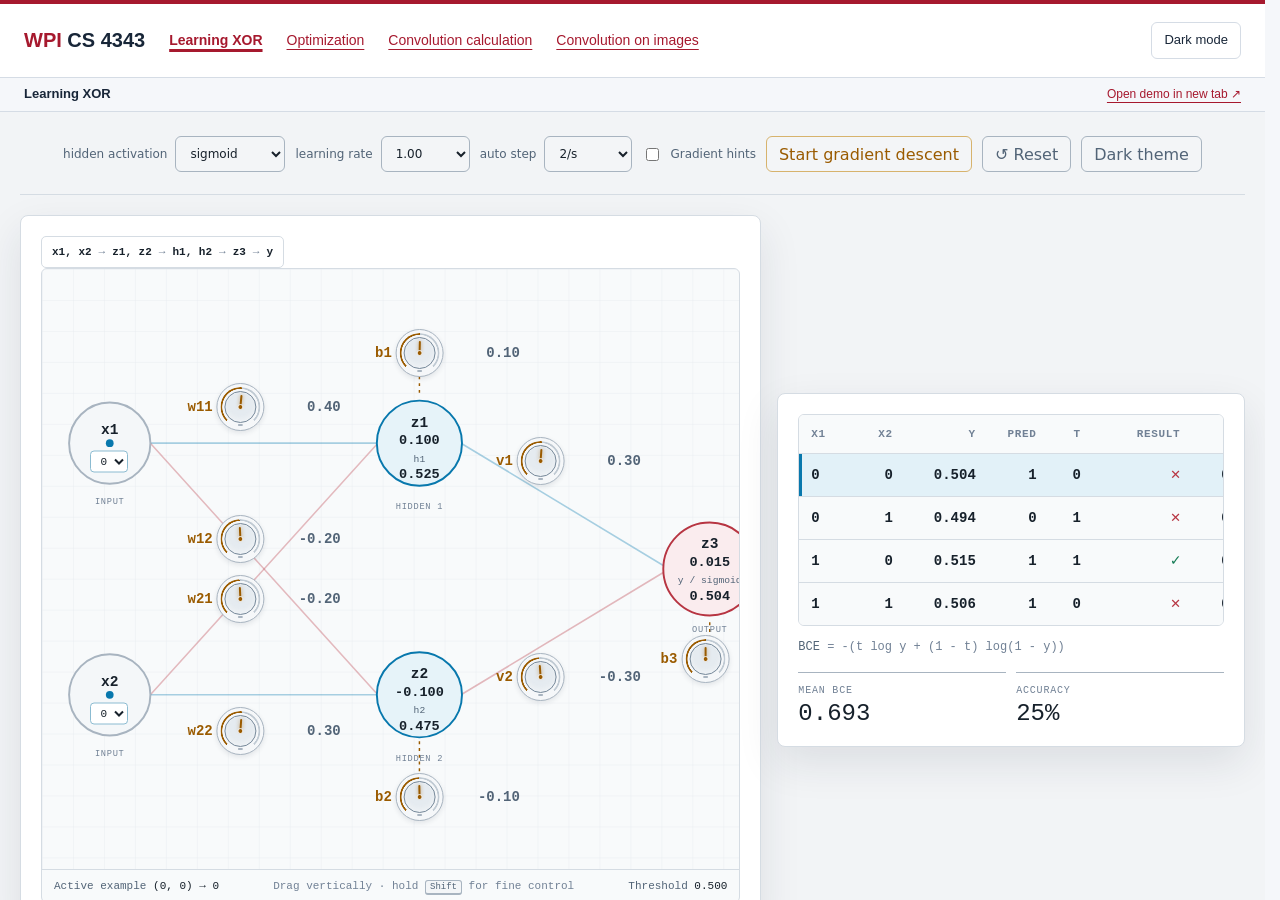
<file: index.html>
<!doctype html>
<html lang="en">
<head>
  <meta charset="utf-8">
  <meta name="viewport" content="width=device-width, initial-scale=1">
  <meta name="description" content="Interactive course demos for WPI CS 4343.">
  <title>WPI CS 4343 · Demos</title>
  <script src="course-theme.js"></script>
  <link rel="stylesheet" href="course-theme.css">
  <style>
    :root {
      scrollbar-color: var(--muted) var(--background);
      scrollbar-gutter: stable;
    }
    * { box-sizing: border-box; }
    body { margin: 0; height: 100vh; height: 100dvh; display: flex; flex-direction: column; background: var(--background); color: var(--text); font: 16px/1.6 "Segoe UI", Arial, sans-serif; }
    a { color: var(--accent); text-underline-offset: 4px; }
    a:hover { text-decoration-thickness: 2px; }
    a:focus-visible { outline: 3px solid var(--accent); outline-offset: 4px; }
    .skip { position: absolute; top: -100px; left: 16px; padding: 8px 16px; background: var(--surface); z-index: 1; }
    .skip:focus { top: 8px; }
    nav { flex: none; background: var(--surface); border-top: 4px solid var(--accent); border-bottom: 1px solid var(--border); }
    .navbar { max-width: 1280px; margin: auto; padding: 18px 24px; display: flex; flex-wrap: wrap; align-items: center; gap: 16px 24px; }
    .navbar [data-theme-toggle] { margin-left: auto; }
    .brand { color: var(--text); font-size: 20px; font-weight: 700; text-decoration: none; }
    .brand span { color: var(--accent); }
    .nav-links { list-style: none; display: flex; flex-wrap: wrap; gap: 8px 24px; margin: 0; padding: 0; }
    .nav-links a { display: inline-block; padding-block: 6px; font-size: 14px; }
    .nav-links a[aria-current="page"] { font-weight: 700; text-decoration-thickness: 3px; }
    main { flex: 1; min-height: 0; display: flex; flex-direction: column; }
    .frame-toolbar { display: flex; flex-wrap: wrap; align-items: center; justify-content: space-between; gap: 4px 16px; padding: 6px 24px; border-bottom: 1px solid var(--border); font-size: 12px; }
    .frame-toolbar h1 { margin: 0; font-size: 13px; font-weight: 600; }
    .frame-wrap { flex: 1; min-height: 0; position: relative; background: var(--surface); }
    iframe { position: absolute; inset: 0; width: 100%; height: 100%; border: 0; }
    @media (max-width: 600px) {
      .navbar { padding-inline: 18px; gap: 8px; }
      .nav-links { width: 100%; gap: 4px 18px; order: 1; }
      .frame-toolbar { padding-inline: 18px; }
    }
    @media (forced-colors: active) { :root { scrollbar-color: auto; } }
  </style>
</head>
<body>
  <a class="skip" href="#main">Skip to content</a>
  <nav aria-label="Course demos">
    <div class="navbar">
      <a class="brand" href="index.html"><span>WPI</span> CS 4343</a>
      <ul class="nav-links">
        <li><a href="2-learn_xor.html" target="demo-frame" data-demo="xor" aria-current="page">Learning XOR</a></li>
        <li><a href="3-optimizer_viz.html" target="demo-frame" data-demo="optimization">Optimization</a></li>
        <li><a href="4-conv_calculation_vis.html" target="demo-frame" data-demo="conv-calculation">Convolution calculation</a></li>
        <li><a href="4-conv_operation_demo.html" target="demo-frame" data-demo="conv-images">Convolution on images</a></li>
      </ul>
      <button type="button" data-theme-toggle>Dark mode</button>
    </div>
  </nav>
  <main id="main">
    <div class="frame-toolbar">
      <h1 id="demo-title">Learning XOR</h1>
      <a id="open-demo" href="2-learn_xor.html" target="_blank" rel="noopener">Open demo in new tab ↗</a>
    </div>
    <div class="frame-wrap">
      <iframe id="demo-frame" name="demo-frame" src="2-learn_xor.html" title="Learning XOR demo"></iframe>
    </div>
  </main>
  <script>
    (() => {
      const links = [...document.querySelectorAll('[data-demo]')];
      const title = document.getElementById('demo-title');
      const openDemo = document.getElementById('open-demo');
      let frame = document.getElementById('demo-frame');
      let currentDemo = null;

      function updateThemeLinks() {
        for (const link of [...links, document.querySelector('.brand')]) {
          const url = new URL(link.href);
          url.searchParams.set('theme', CourseTheme.get());
          link.href = url.href;
        }
        openDemo.href = (links.find(link => link.dataset.demo === currentDemo) || links[0]).href;
      }

      function syncFrameTheme() {
        try {
          frame.contentWindow.CourseTheme?.set(CourseTheme.get(), { persist: false, notifyParent: false });
        } catch {}
      }

      function showDemo() {
        updateThemeLinks();
        const link = links.find(link => '#' + link.dataset.demo === location.hash) || links[0];
        if (currentDemo === link.dataset.demo) return;
        currentDemo = link.dataset.demo;
        for (const item of links) {
          if (item === link) item.setAttribute('aria-current', 'page');
          else item.removeAttribute('aria-current');
        }
        title.textContent = link.textContent;
        openDemo.href = link.href;
        document.title = `WPI CS 4343 · ${link.textContent}`;

        // A fresh frame loads its initial document without adding a second
        // navigation entry to the browser's Back/Forward history.
        if (frame.getAttribute('src') !== link.getAttribute('href')) {
          const nextFrame = frame.cloneNode(false);
          nextFrame.src = link.getAttribute('href');
          nextFrame.title = `${link.textContent} demo`;
          nextFrame.addEventListener('load', syncFrameTheme);
          frame.replaceWith(nextFrame);
          frame = nextFrame;
        }
      }

      for (const link of links) {
        link.addEventListener('click', event => {
          if (event.button !== 0 || event.ctrlKey || event.metaKey || event.shiftKey || event.altKey) return;
          event.preventDefault();
          const hash = '#' + link.dataset.demo;
          if (location.hash !== hash) history.pushState(null, '', hash);
          showDemo();
        });
      }
      window.addEventListener('popstate', showDemo);
      window.addEventListener('hashchange', showDemo);
      window.addEventListener('course-theme-change', () => {
        updateThemeLinks();
        syncFrameTheme();
      });
      frame.addEventListener('load', syncFrameTheme);
      showDemo();
    })();
  </script>
</body>
</html>
</file>
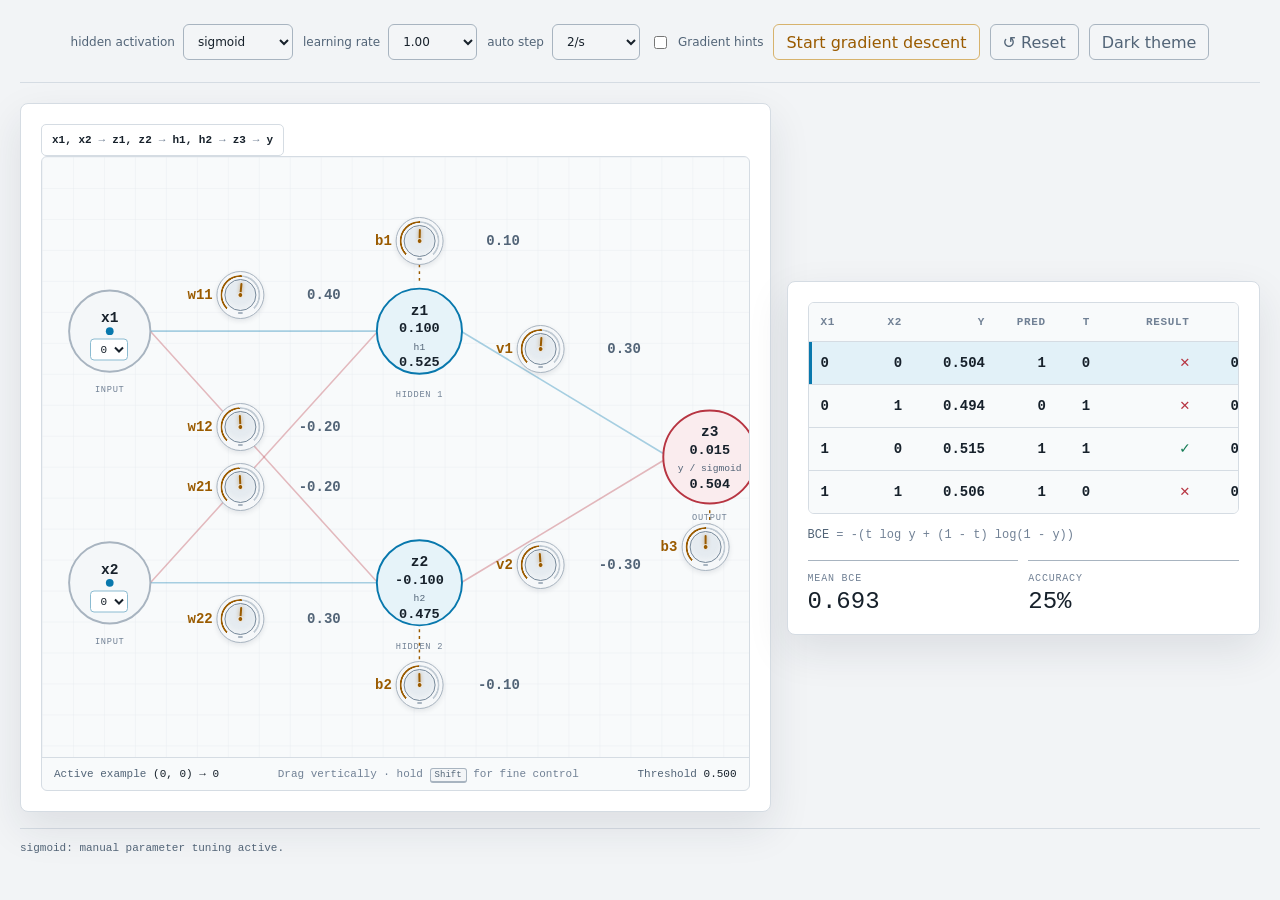
<file: 2-learn_xor.html>
<!doctype html>
<html lang="en">
<head>
  <meta charset="utf-8">
  <meta name="viewport" content="width=device-width, initial-scale=1">
  <meta name="description" content="A manual XOR neural network lab for deep learning courses.">
  <title>Learning XOR</title>
  <script src="course-theme.js"></script>
  <style>
    :root {
      color-scheme: dark;
      --bg: #0b1017;
      --panel: #111923;
      --panel-strong: #151f2b;
      --panel-soft: #0f161f;
      --line: #2a3848;
      --line-bright: #3c4e63;
      --text: #edf3f8;
      --muted: #93a4b6;
      --faint: #617284;
      --blue: #59b9ed;
      --blue-deep: #245b77;
      --amber: #f0b65e;
      --amber-deep: #7b5523;
      --green: #55d39a;
      --green-deep: #1f6448;
      --red: #f27677;
      --red-deep: #773b43;
      --violet: #b6a3ff;
      --shadow: rgba(0, 0, 0, 0.22);
      --control-hover: #1a2937;
      --control-active: #202f3d;
      --step-hover: #2a251b;
      --input-bg: #132331;
      --grid: #1a2633;
      --node: #182432;
      --node-active: #1b3445;
      --node-success: #183529;
      --node-failure: #382226;
      --row-hover: #182532;
      --row-active: #192d3b;
      --knob-shell: #0c131c;
      --knob-disc: #1e2a37;
      --knob-border: #52657a;
      --knob-track: #34475a;
      --knob-highlight: #72879a;
      --radius: 8px;
      --mono: "SFMono-Regular", Consolas, "Liberation Mono", monospace;
      --sans: Inter, ui-sans-serif, system-ui, -apple-system, BlinkMacSystemFont, "Segoe UI", sans-serif;
    }

    :root[data-theme="light"] {
      color-scheme: light;
      --bg: #f2f4f6;
      --panel: #ffffff;
      --panel-strong: #f3f5f7;
      --panel-soft: #f8fafb;
      --line: #d5dce3;
      --line-bright: #a8b4c0;
      --text: #17212b;
      --muted: #526477;
      --faint: #718195;
      --blue: #0878ad;
      --blue-deep: #8bbbd1;
      --amber: #9a5b00;
      --amber-deep: #d7b36d;
      --green: #147b54;
      --green-deep: #9bcdb8;
      --red: #b73542;
      --red-deep: #dfadb3;
      --violet: #6c51b5;
      --shadow: rgba(29, 44, 58, 0.1);
      --control-hover: #e8edf1;
      --control-active: #dfe6eb;
      --step-hover: #f4ead8;
      --input-bg: #ffffff;
      --grid: #e8edf1;
      --node: #f4f7f9;
      --node-active: #e6f3f9;
      --node-success: #e8f5ef;
      --node-failure: #faecee;
      --row-hover: #edf4f8;
      --row-active: #e2f1f8;
      --knob-shell: #f5f7f9;
      --knob-disc: #e5ebf0;
      --knob-border: #77899a;
      --knob-track: #c0cad3;
      --knob-highlight: #ffffff;
    }

    * { box-sizing: border-box; }

    html { min-width: 320px; background: var(--bg); }

    body {
      margin: 0;
      min-width: 320px;
      min-height: 100vh;
      background: var(--bg);
      color: var(--text);
      font-family: var(--sans);
      letter-spacing: 0;
    }

    button, input, select { font: inherit; }

    button, select, input[type="number"] { color: var(--text); }

    button {
      border: 1px solid var(--line-bright);
      border-radius: 6px;
      background: var(--panel-strong);
      cursor: pointer;
      min-height: 36px;
      padding: 0 12px;
      transition: border-color 140ms ease, background-color 140ms ease, color 140ms ease;
    }

    button:hover { border-color: var(--blue); background: var(--control-hover); }
    button:active { background: var(--control-active); }
    button:focus-visible, select:focus-visible, input:focus-visible { outline: 2px solid var(--blue); outline-offset: 2px; }

    .app-shell {
      width: min(1480px, calc(100% - 40px));
      margin: 0 auto;
      padding: 24px 0 28px;
    }

    .topbar {
      display: flex;
      flex-direction: column;
      align-items: center;
      justify-content: center;
      gap: 0;
      padding: 0 0 22px;
      border-bottom: 1px solid var(--line);
    }

    .eyebrow {
      margin: 0 0 4px;
      color: var(--blue);
      font-family: var(--mono);
      font-size: 10px;
      font-weight: 700;
      letter-spacing: 0.12em;
      text-transform: uppercase;
    }

    h1, h2, h3, p { margin-top: 0; }
    h1 { margin-bottom: 0; font-size: clamp(20px, 2.4vw, 28px); line-height: 1.1; letter-spacing: 0; }
    h2 { margin-bottom: 0; font-size: 16px; line-height: 1.2; }
    h3 { margin-bottom: 0; font-size: 12px; line-height: 1.2; }

    .top-controls { display: flex; align-items: center; justify-content: center; width: 100%; gap: 10px; flex-wrap: wrap; }

    .field-inline, .check-inline {
      display: inline-flex;
      align-items: center;
      gap: 8px;
      color: var(--muted);
      font-size: 12px;
      white-space: nowrap;
    }

    .field-inline select {
      min-height: 36px;
      border: 1px solid var(--line-bright);
      border-radius: 6px;
      padding: 0 30px 0 10px;
      background: var(--panel-strong);
    }

    .check-inline input { accent-color: var(--blue); }

    .button-secondary { color: var(--muted); }
    .button-step { border-color: var(--amber-deep); color: var(--amber); }
    .button-step:hover { border-color: var(--amber); background: var(--step-hover); }
    .theme-toggle { min-width: 98px; }

    .workspace {
      display: grid;
      grid-template-columns: minmax(0, 1.3fr) minmax(460px, 0.82fr);
      align-items: start;
      gap: 16px;
      padding-top: 20px;
    }

    .panel {
      min-width: 0;
      border: 1px solid var(--line);
      border-radius: var(--radius);
      background: var(--panel);
      box-shadow: 0 16px 42px var(--shadow);
    }

    .network-panel, .results-panel { padding: 20px; }

    .panel-header {
      display: flex;
      align-items: flex-start;
      justify-content: space-between;
      gap: 16px;
      margin-bottom: 16px;
    }

    .panel-title { margin-bottom: 6px; }
    .panel-note { max-width: 610px; margin: 0; color: var(--muted); font-size: 12px; line-height: 1.5; }

    .formula-strip {
      display: inline-flex;
      align-items: center;
      gap: 7px;
      flex: 0 0 auto;
      border: 1px solid var(--line);
      border-radius: 5px;
      padding: 9px 10px;
      color: var(--muted);
      font-family: var(--mono);
      font-size: 11px;
      white-space: nowrap;
    }

    .formula-strip strong { color: var(--text); font-weight: 600; }
    .formula-arrow { color: var(--faint); }

    .stage-frame {
      position: relative;
      overflow: hidden;
      width: min(100%, 1100px);
      min-height: 620px;
      margin: 0 auto;
      border: 1px solid var(--line);
      border-radius: 6px;
      background: var(--panel-soft);
    }

    .stage-frame svg { display: block; width: 100%; height: auto; min-height: 620px; }

    .stage-caption {
      display: flex;
      align-items: center;
      justify-content: space-between;
      flex-wrap: wrap;
      gap: 16px;
      padding: 10px 12px;
      border-top: 1px solid var(--line);
      color: var(--muted);
      font-family: var(--mono);
      font-size: 11px;
    }

    .stage-caption strong { color: var(--text); font-weight: 500; }

    .stage-canvas {
      position: relative;
      min-height: 600px;
      aspect-ratio: 850 / 620;
    }

    .stage-canvas svg {
      position: absolute;
      inset: 0;
      width: 100%;
      height: 100%;
      min-height: 0;
    }

    .connection-controls { position: absolute; inset: 0; pointer-events: none; }

    .input-selectors { position: absolute; inset: 0; pointer-events: none; }

    .node-input-control {
      position: absolute;
      top: var(--y);
      left: var(--x);
      pointer-events: auto;
      transform: translate(-50%, -50%);
    }

    .node-input-control select {
      width: 38px;
      height: 22px;
      border: 1px solid var(--blue-deep);
      border-radius: 4px;
      padding: 0 2px 0 5px;
      background: var(--input-bg);
      color: var(--text);
      font-family: var(--mono);
      font-size: 11px;
      line-height: 1;
    }

    .connection-control {
      position: absolute;
      top: var(--y);
      left: var(--x);
      display: inline-flex;
      align-items: center;
      gap: 4px;
      transform: translate(-50%, -50%);
      color: var(--amber);
      font-family: var(--mono);
      pointer-events: auto;
      user-select: none;
    }

    .connection-name { font-size: 14px; font-weight: 700; }
    .connection-value { min-width: 46px; color: var(--muted); font-size: 14px; font-weight: 600; text-align: right; }

    .connection-control .knob-box { width: 48px; height: 48px; cursor: ns-resize; touch-action: none; }
    .connection-control .knob-disc { --knob-center: 16px; width: 32px; height: 32px; }
    .connection-control .gradient-slot { width: 22px; min-height: 28px; }
    .connection-control .gradient-arrow { font-size: var(--arrow-size, 12px); }
    .gradient-flat { color: var(--faint); font-size: 10px; }

    .svg-grid-line { stroke: var(--grid); stroke-width: 1; }
    .svg-edge { fill: none; stroke-linecap: round; transition: stroke 140ms ease, stroke-width 140ms ease, opacity 140ms ease; }
    .svg-edge-label { fill: var(--muted); font-family: var(--mono); font-size: 14px; font-weight: 600; text-anchor: middle; }
    .svg-edge-label.positive { fill: var(--blue); }
    .svg-edge-label.negative { fill: var(--red); }
    .svg-node-body { fill: var(--node); stroke: var(--line-bright); stroke-width: 2; transition: fill 140ms ease, stroke 140ms ease; }
    .svg-node-body.active { fill: var(--node-active); stroke: var(--blue); }
    .svg-node-body.success { fill: var(--node-success); stroke: var(--green); }
    .svg-node-body.failure { fill: var(--node-failure); stroke: var(--red); }
    .svg-node-tag { fill: var(--text); font-family: var(--mono); font-size: 15px; font-weight: 700; text-anchor: middle; }
    .svg-node-sub { fill: var(--muted); font-family: var(--mono); font-size: 10px; text-anchor: middle; }
    .svg-node-value { fill: var(--text); font-family: var(--mono); font-size: 14px; font-weight: 600; text-anchor: middle; }
    .svg-node-kicker { fill: var(--faint); font-family: var(--mono); font-size: 9px; letter-spacing: 0.08em; text-anchor: middle; text-transform: uppercase; }
    .svg-bias-line { stroke: var(--amber); stroke-width: 1.5; stroke-dasharray: 3 4; }
    .svg-bias-label { fill: var(--amber); font-family: var(--mono); font-size: 13px; font-weight: 600; }
    .svg-input-dot { fill: var(--blue); }
    .svg-output-dot { fill: var(--green); }

    .stage-legend {
      display: flex;
      align-items: center;
      flex-wrap: wrap;
      gap: 10px 16px;
      padding: 10px 12px 0;
      color: var(--faint);
      font-size: 11px;
    }

    .legend-item { display: inline-flex; align-items: center; gap: 6px; }
    .legend-swatch { display: inline-block; width: 20px; height: 3px; border-radius: 2px; background: var(--blue); }
    .legend-swatch.negative { background: var(--red); }
    .legend-swatch.bias { background: var(--amber); }
    .legend-swatch.success { width: auto; height: auto; color: var(--green); background: none; font-size: 15px; line-height: 1; }

    .parameter-header {
      display: flex;
      align-items: baseline;
      justify-content: space-between;
      gap: 12px;
      margin: 20px 0 10px;
    }

    .parameter-header span { color: var(--faint); font-family: var(--mono); font-size: 10px; }

    .parameter-groups { display: grid; grid-template-columns: repeat(3, minmax(0, 1fr)); gap: 10px; }

    .parameter-group {
      min-width: 0;
      border: 1px solid var(--line);
      border-radius: 6px;
      padding: 12px;
      background: var(--panel-soft);
    }

    .parameter-group-header { display: flex; align-items: center; justify-content: space-between; gap: 8px; margin-bottom: 11px; }
    .parameter-group-header h3 { color: var(--text); font-family: var(--mono); font-weight: 600; }
    .parameter-group-header span { color: var(--faint); font-family: var(--mono); font-size: 10px; }

    .parameter-control + .parameter-control { margin-top: 10px; }

    .parameter-line { display: flex; align-items: baseline; justify-content: space-between; gap: 8px; margin-bottom: 5px; }
    .parameter-name { color: var(--amber); font-family: var(--mono); font-size: 11px; }
    .parameter-value { color: var(--muted); font-family: var(--mono); font-size: 10px; }

    .knob-row { display: grid; grid-template-columns: 44px 24px minmax(62px, 1fr); align-items: center; gap: 6px; }

    .knob-box {
      --knob-sweep: 135deg;
      --knob-active: var(--amber);
      position: relative;
      display: grid;
      place-items: center;
      width: 44px;
      height: 44px;
      border: 1px solid var(--line-bright);
      border-radius: 50%;
      background: var(--knob-shell);
      box-shadow: inset 0 0 0 1px color-mix(in srgb, var(--knob-highlight) 9%, transparent), 0 2px 5px var(--shadow);
      transition: border-color 120ms ease, box-shadow 120ms ease, transform 120ms ease;
    }

    .knob-box::before {
      content: "";
      position: absolute;
      inset: 3px;
      border-radius: 50%;
      background: conic-gradient(from 225deg, var(--knob-active) 0deg var(--knob-sweep), var(--knob-track) var(--knob-sweep) 270deg, transparent 270deg 360deg);
      -webkit-mask: radial-gradient(circle, transparent 63%, #000 65% 72%, transparent 74%);
      mask: radial-gradient(circle, transparent 63%, #000 65% 72%, transparent 74%);
      pointer-events: none;
    }

    .knob-box::after {
      content: "";
      position: absolute;
      bottom: 4px;
      left: 50%;
      width: 5px;
      height: 2px;
      border-radius: 99px;
      background: var(--line-bright);
      transform: translateX(-50%);
      pointer-events: none;
    }

    .knob-box:hover { border-color: var(--knob-highlight); transform: translateY(-1px); }
    .knob-box:focus-within { border-color: var(--blue); box-shadow: 0 0 0 2px rgba(89, 185, 237, 0.22), 0 3px 7px var(--shadow); }
    .connection-control.dragging { z-index: 20; }
    .connection-control.dragging .knob-box { border-color: var(--knob-active); box-shadow: 0 0 0 3px color-mix(in srgb, var(--knob-active) 22%, transparent), 0 5px 10px var(--shadow); transform: translateY(-1px) scale(1.035); }

    .knob-disc { --knob-center: 14.5px; position: relative; display: grid; place-items: center; width: 29px; height: 29px; border: 1px solid var(--knob-border); border-radius: 50%; background: var(--knob-disc); box-shadow: inset 0 1px 1px color-mix(in srgb, var(--knob-highlight) 25%, transparent), inset 0 -3px 5px color-mix(in srgb, var(--knob-shell) 60%, transparent); pointer-events: none; }
    .knob-disc::after { content: ""; position: absolute; width: 4px; height: 4px; border: 1px solid var(--knob-shell); border-radius: 50%; background: var(--knob-active); }
    .knob-indicator-anchor { position: absolute; inset: 0; transform-origin: 50% 50%; }
    .knob-indicator { position: absolute; top: 3px; bottom: 50%; left: 50%; width: 2px; border-radius: 999px; background: var(--knob-active); box-shadow: 0 0 4px color-mix(in srgb, var(--knob-active) 55%, transparent); transform: translateX(-50%); }
    .knob-range { position: absolute; inset: 0; width: 100%; height: 100%; margin: 0; opacity: 0; pointer-events: none; }

    .knob-feedback {
      position: absolute;
      bottom: calc(100% + 7px);
      left: 50%;
      display: flex;
      align-items: center;
      gap: 7px;
      min-width: max-content;
      padding: 5px 7px;
      border: 1px solid var(--line-bright);
      border-radius: 4px;
      background: var(--panel-strong);
      box-shadow: 0 5px 14px var(--shadow);
      color: var(--text);
      font-family: var(--mono);
      font-size: 11px;
      line-height: 1;
      opacity: 0;
      pointer-events: none;
      transform: translate(-50%, 4px);
      transition: opacity 100ms ease, transform 100ms ease;
    }

    .knob-feedback::after { content: ""; position: absolute; top: 100%; left: 50%; width: 6px; height: 6px; border-right: 1px solid var(--line-bright); border-bottom: 1px solid var(--line-bright); background: var(--panel-strong); transform: translate(-50%, -3px) rotate(45deg); }
    .connection-control.dragging .knob-feedback { opacity: 1; transform: translate(-50%, 0); }
    .knob-help { color: var(--faint); }
    .knob-help kbd { border: 1px solid var(--line-bright); border-bottom-width: 2px; border-radius: 3px; padding: 1px 4px; background: var(--panel-strong); color: var(--muted); font: inherit; font-size: 9px; }

    .gradient-slot { display: grid; place-items: center; width: 24px; min-height: 30px; }
    .gradient-arrow { display: inline-block; color: var(--violet); font-family: var(--mono); font-size: var(--arrow-size, 15px); font-weight: 700; line-height: 1; transform: translateY(var(--arrow-offset, 0px)); }
    .gradient-arrow.muted { color: var(--faint); opacity: 0.6; }

    .number-input {
      width: 100%;
      min-width: 0;
      height: 30px;
      border: 1px solid var(--line);
      border-radius: 4px;
      padding: 0 6px;
      background: #0c131c;
      color: var(--text);
      font-family: var(--mono);
      font-size: 11px;
      text-align: right;
    }

    .results-panel { min-height: auto; align-self: center; }
    .results-head-note { color: var(--faint); font-family: var(--mono); font-size: 10px; white-space: nowrap; }

    .table-scroll { overflow-x: auto; border: 1px solid var(--line); border-radius: 6px; background: var(--panel-soft); }
    .truth-table { width: 100%; min-width: 470px; table-layout: fixed; border-collapse: collapse; font-family: var(--mono); font-size: 14px; font-weight: 600; }
    .truth-table th, .truth-table td { overflow: hidden; padding: 13px 6px; border-bottom: 1px solid var(--line); text-align: right; text-overflow: clip; white-space: nowrap; }
    .truth-table th { color: var(--faint); font-size: 11px; font-weight: 700; letter-spacing: 0.06em; text-transform: uppercase; }
    .truth-table th:first-child, .truth-table td:first-child { padding-left: 12px; text-align: left; }
    .truth-table tr:last-child td { border-bottom: 0; }
    .truth-table tbody tr { cursor: pointer; transition: background-color 140ms ease; }
    .truth-table tbody tr:hover, .truth-table tbody tr:focus { background: var(--row-hover); outline: none; }
    .truth-table tbody tr.active { background: var(--row-active); box-shadow: inset 3px 0 0 var(--blue); }
    .truth-table .muted-cell { color: var(--muted); }
    .truth-table .prediction { color: var(--text); font-weight: 700; }
    .truth-table .result-cell { display: inline-flex; align-items: center; justify-content: flex-end; gap: 6px; min-width: 0; }
    .truth-table .result-mark { font-size: 16px; font-weight: 700; line-height: 1; }
    .truth-table th:nth-child(1), .truth-table td:nth-child(1), .truth-table th:nth-child(2), .truth-table td:nth-child(2) { width: 9%; }
    .truth-table th:nth-child(3), .truth-table td:nth-child(3) { width: 15%; }
    .truth-table th:nth-child(4), .truth-table td:nth-child(4) { width: 11%; }
    .truth-table th:nth-child(5), .truth-table td:nth-child(5) { width: 8%; }
    .truth-table th:nth-child(6), .truth-table td:nth-child(6) { width: 18%; }
    .truth-table th:nth-child(7), .truth-table td:nth-child(7) { width: 15%; }
    .truth-table .success .result-mark, .truth-table .success .result-text { color: var(--green); }
    .truth-table .failure .result-mark, .truth-table .failure .result-text { color: var(--red); }

    .results-equation { margin: 14px 0 0; color: var(--faint); font-family: var(--mono); font-size: 12px; }
    .results-equation strong { color: var(--muted); font-weight: 500; }

    .metrics {
      display: grid;
      grid-template-columns: repeat(2, minmax(0, 1fr));
      gap: 10px;
      margin-top: 18px;
      padding-top: 0;
    }

    .metric {
      border-top: 1px solid var(--line-bright);
      padding-top: 12px;
    }

    .metric-label { margin-bottom: 6px; color: var(--faint); font-family: var(--mono); font-size: 10px; letter-spacing: 0.08em; text-transform: uppercase; }
    .metric-value { color: var(--text); font-family: var(--mono); font-size: 24px; line-height: 1; }
    .metric-value.good { color: var(--green); }
    .metric-note { margin-top: 7px; color: var(--muted); font-size: 11px; line-height: 1.4; }

    .statusbar {
      display: grid;
      grid-template-columns: minmax(0, 1fr) auto auto;
      align-items: center;
      gap: 18px;
      margin-top: 16px;
      border-top: 1px solid var(--line);
      padding-top: 13px;
      color: var(--muted);
      font-family: var(--mono);
      font-size: 11px;
    }

    .statusbar strong { color: var(--text); font-weight: 500; }
    .status-message { min-width: 0; overflow: hidden; text-overflow: ellipsis; white-space: nowrap; }
    .status-chip { display: inline-flex; align-items: center; gap: 6px; }
    .status-dot { width: 7px; height: 7px; border-radius: 50%; background: var(--amber); }
    .status-dot.good { background: var(--green); }

    .sr-only { position: absolute; width: 1px; height: 1px; padding: 0; margin: -1px; overflow: hidden; clip: rect(0, 0, 0, 0); white-space: nowrap; border: 0; }

    @media (max-width: 1120px) {
      .workspace { grid-template-columns: minmax(0, 1fr); }
      .results-panel { min-height: auto; }
      .metrics { margin-top: 20px; }
    }

    @media (max-width: 720px) {
      .app-shell { width: min(100% - 24px, 1480px); padding-top: 14px; }
      .panel-header { align-items: flex-start; flex-direction: column; }
      .formula-strip { width: 100%; justify-content: center; overflow-x: auto; }
      .network-panel, .results-panel { padding: 14px; }
      .stage-frame, .stage-frame svg { min-height: 0; }
      .stage-canvas { min-height: 0; }
      .stage-canvas svg { min-height: 0; }
      .connection-control { gap: 2px; transform: translate(-50%, -50%) scale(0.78); }
      .node-input-control select { width: 34px; height: 20px; font-size: 10px; }
      .parameter-groups { grid-template-columns: 1fr; }
      .parameter-group { display: grid; grid-template-columns: 150px minmax(0, 1fr); align-items: center; gap: 12px; }
      .parameter-group-header { margin-bottom: 0; }
      .parameter-control + .parameter-control { margin-top: 8px; }
      .statusbar { grid-template-columns: 1fr; gap: 8px; }
      .status-message { white-space: normal; }
    }

    @media (prefers-reduced-motion: reduce) {
      *, *::before, *::after { scroll-behavior: auto !important; transition-duration: 0.01ms !important; animation-duration: 0.01ms !important; animation-iteration-count: 1 !important; }
    }
  </style>
</head>
<body>
  <div class="app-shell">
    <header class="topbar">
      <h1 class="sr-only">Learning XOR</h1>
      <div class="top-controls">
        <label class="field-inline" for="activation-select">
          <span>hidden activation</span>
          <select id="activation-select" aria-label="Hidden activation">
            <option value="sigmoid" selected>sigmoid</option>
            <option value="relu">ReLU</option>
          </select>
        </label>
        <label class="field-inline" for="learning-rate-select">
          <span>learning rate</span>
          <select id="learning-rate-select" aria-label="Learning rate">
            <option value="0.1">0.10</option>
            <option value="0.25">0.25</option>
            <option value="0.5">0.50</option>
            <option value="1" selected>1.00</option>
            <option value="2">2.00</option>
            <option value="5">5.00</option>
          </select>
        </label>
        <label class="field-inline" for="auto-step-select">
          <span>auto step</span>
          <select id="auto-step-select" aria-label="Automatic gradient descent rate">
            <option value="1">1/s</option>
            <option value="2" selected>2/s</option>
            <option value="5">5/s</option>
            <option value="10">10/s</option>
            <option value="20">20/s</option>
            <option value="50">50/s</option>
          </select>
        </label>
        <label class="check-inline" for="gradient-hints">
          <input id="gradient-hints" data-testid="gradient-hints" type="checkbox">
          <span>Gradient hints</span>
        </label>
        <button id="gradient-step-button" class="button-step" type="button" aria-pressed="false">Start gradient descent</button>
        <button id="reset-button" class="button-secondary" type="button">&#8634; Reset</button>
        <button id="theme-toggle" class="button-secondary theme-toggle" type="button" aria-pressed="false" aria-label="Switch to light theme">Light theme</button>
      </div>
    </header>

    <main class="workspace" aria-label="XOR neural network lab">
      <section class="panel network-panel" aria-label="XOR network">
        <div class="formula-strip" aria-label="Layer notation">
          <strong>x1, x2</strong><span class="formula-arrow">&#8594;</span><strong>z1, z2</strong><span class="formula-arrow">&#8594;</span><strong>h1, h2</strong><span class="formula-arrow">&#8594;</span><strong>z3</strong><span class="formula-arrow">&#8594;</span><strong>y</strong>
        </div>

        <div class="stage-frame">
          <div class="stage-canvas">
            <!-- Gradient arrows are created at runtime with data-testid="gradient-arrow". -->
            <svg viewBox="0 0 850 620" role="img" aria-labelledby="network-svg-title network-svg-description">
            <title id="network-svg-title">Two hidden-neuron XOR network</title>
            <desc id="network-svg-description">Inputs x1 and x2 feed two hidden preactivations z1 and z2, then hidden activations h1 and h2 feed output preactivation z3 and sigmoid prediction y.</desc>
            <defs>
              <pattern id="stage-grid" width="32" height="32" patternUnits="userSpaceOnUse">
                <path d="M 32 0 L 0 0 0 32" class="svg-grid-line" fill="none"></path>
              </pattern>
            </defs>
            <rect width="850" height="620" fill="url(#stage-grid)"></rect>
            <g id="edge-layer" aria-hidden="true">
              <line id="edge-w11" class="svg-edge" x1="112" y1="180" x2="347" y2="180"></line>
              <line id="edge-w12" class="svg-edge" x1="112" y1="440" x2="347" y2="180"></line>
              <line id="edge-w21" class="svg-edge" x1="112" y1="180" x2="347" y2="440"></line>
              <line id="edge-w22" class="svg-edge" x1="112" y1="440" x2="347" y2="440"></line>
              <line id="edge-v1" class="svg-edge" x1="433" y1="180" x2="648" y2="310"></line>
              <line id="edge-v2" class="svg-edge" x1="433" y1="440" x2="648" y2="310"></line>
              <line class="svg-bias-line" x1="390" y1="90" x2="390" y2="132"></line>
              <line class="svg-bias-line" x1="390" y1="488" x2="390" y2="530"></line>
              <line class="svg-bias-line" x1="690" y1="365" x2="690" y2="415"></line>
            </g>
            <g id="edge-label-layer" aria-hidden="true">
              <text id="label-w11" class="svg-edge-label" x="230" y="165"></text>
              <text id="label-w12" class="svg-edge-label" x="228" y="285"></text>
              <text id="label-w21" class="svg-edge-label" x="228" y="335"></text>
              <text id="label-w22" class="svg-edge-label" x="230" y="425"></text>
              <text id="label-v1" class="svg-edge-label" x="540" y="215"></text>
              <text id="label-v2" class="svg-edge-label" x="540" y="410"></text>
              <text id="label-b1" class="svg-bias-label" x="400" y="109"></text>
              <text id="label-b2" class="svg-bias-label" x="400" y="548"></text>
              <text id="label-b3" class="svg-bias-label" x="700" y="405"></text>
            </g>
            <g id="node-layer">
              <g id="node-input-x1">
                <circle id="body-input-x1" class="svg-node-body" cx="70" cy="180" r="42"></circle>
                <circle class="svg-input-dot" cx="70" cy="180" r="4"></circle>
                <text class="svg-node-tag" x="70" y="171">x1</text>
                <text class="svg-node-kicker" x="70" y="243">input</text>
              </g>
              <g id="node-input-x2">
                <circle id="body-input-x2" class="svg-node-body" cx="70" cy="440" r="42"></circle>
                <circle class="svg-input-dot" cx="70" cy="440" r="4"></circle>
                <text class="svg-node-tag" x="70" y="431">x2</text>
                <text class="svg-node-kicker" x="70" y="503">input</text>
              </g>
              <g id="node-hidden-1">
                <circle id="body-hidden-1" class="svg-node-body" cx="390" cy="180" r="44"></circle>
                <text class="svg-node-tag" x="390" y="163">z1</text>
                <text id="value-z1" class="svg-node-value" x="390" y="181"></text>
                <text class="svg-node-sub" x="390" y="199">h1</text>
                <text id="value-h1" class="svg-node-value" x="390" y="216"></text>
                <text class="svg-node-kicker" x="390" y="248">hidden 1</text>
              </g>
              <g id="node-hidden-2">
                <circle id="body-hidden-2" class="svg-node-body" cx="390" cy="440" r="44"></circle>
                <text class="svg-node-tag" x="390" y="423">z2</text>
                <text id="value-z2" class="svg-node-value" x="390" y="441"></text>
                <text class="svg-node-sub" x="390" y="459">h2</text>
                <text id="value-h2" class="svg-node-value" x="390" y="476"></text>
                <text class="svg-node-kicker" x="390" y="508">hidden 2</text>
              </g>
              <g id="node-output">
                <circle id="body-output" class="svg-node-body" cx="690" cy="310" r="48"></circle>
                <text class="svg-node-tag" x="690" y="288">z3</text>
                <text id="value-z3" class="svg-node-value" x="690" y="307"></text>
                <text class="svg-node-sub" x="690" y="324">y / sigmoid</text>
                <text id="value-y" class="svg-node-value" x="690" y="342"></text>
                <text class="svg-node-kicker" x="690" y="375">output</text>
              </g>
            </g>
              <g id="gradient-layer" aria-live="polite"></g>
            </svg>
            <div class="input-selectors" aria-label="Input values">
              <label class="node-input-control" style="--x:8.2%; --y:32%;">
                <span class="sr-only">Set x1</span>
                <select id="input-x1-control" data-testid="input-x1-control" aria-label="Set x1">
                  <option value="0">0</option>
                  <option value="1">1</option>
                </select>
              </label>
              <label class="node-input-control" style="--x:8.2%; --y:74%;">
                <span class="sr-only">Set x2</span>
                <select id="input-x2-control" data-testid="input-x2-control" aria-label="Set x2">
                  <option value="0">0</option>
                  <option value="1">1</option>
                </select>
              </label>
            </div>
            <div id="connection-controls" class="connection-controls" aria-label="Weight and bias knobs"></div>
          </div>
          <div class="stage-caption">
            <span>Active example <strong id="active-example">(0, 0) &#8594; 0</strong></span>
            <span class="knob-help">Drag vertically · hold <kbd>Shift</kbd> for fine control</span>
            <span>Threshold <strong>0.500</strong></span>
          </div>
        </div>
      </section>

      <section class="panel results-panel" aria-label="XOR truth table">

        <div class="table-scroll">
          <table class="truth-table">
            <caption class="sr-only">XOR rows and every layer output</caption>
            <thead>
              <tr>
                <th scope="col">x1</th>
                <th scope="col">x2</th>
                <th scope="col">y</th>
                <th scope="col">pred</th>
                <th scope="col">t</th>
                <th scope="col">result</th>
                <th scope="col">BCE</th>
              </tr>
            </thead>
            <tbody id="truth-body"></tbody>
          </table>
        </div>

        <p class="results-equation"><strong>BCE</strong> = -(t log y + (1 - t) log(1 - y))</p>

        <div class="metrics">
          <div class="metric">
            <div class="metric-label">Mean BCE</div>
            <div id="mean-loss" class="metric-value">0.000</div>
          </div>
          <div class="metric">
            <div class="metric-label">Accuracy</div>
            <div id="accuracy" data-testid="accuracy" class="metric-value">0%</div>
          </div>
        </div>
      </section>
    </main>

    <footer class="statusbar" aria-live="polite">
      <span id="status-message" class="status-message">Ready for manual tuning.</span>
    </footer>
  </div>

  <script>
    (() => {
      const PARAM_MIN = -10;
      const PARAM_MAX = 10;
      const PARAM_STEP = 0.01;
      const PARAM_PRECISION = 2;
      const FINE_PARAM_STEP = 0.001;
      const FINE_PARAM_PRECISION = 3;
      const GRADIENT_PRECISION = 4;
      const KNOB_PIXELS_PER_STEP = 10;
      const KNOB_NORMAL_MULTIPLIER = 20;
      const XOR_ROWS = [
        { x1: 0, x2: 0, target: 0 },
        { x1: 0, x2: 1, target: 1 },
        { x1: 1, x2: 0, target: 1 },
        { x1: 1, x2: 1, target: 0 }
      ];
      const CONNECTION_CONTROLS = [
        ['w11', 'weight from x1 to z1', 27, 23], ['w12', 'weight from x2 to z1', 27, 45], ['w21', 'weight from x1 to z2', 27, 55],
        ['w22', 'weight from x2 to z2', 27, 77], ['v1', 'weight from h1 to z3', 64, 32], ['v2', 'weight from h2 to z3', 64, 68],
        ['b1', 'bias for z1', 49.3, 14], ['b2', 'bias for z2', 49.3, 88], ['b3', 'bias for z3', 84, 65]
      ];
      const state = {
        activation: 'sigmoid',
        learningRate: 1,
        stepsPerSecond: 2,
        isTraining: false,
        gradientHints: false,
        selectedRow: 0,
        params: { w11: 0.4, w12: -0.2, b1: 0.1, w21: -0.2, w22: 0.3, b2: -0.1, v1: 0.3, v2: -0.3, b3: 0 }
      };
      let knobDrag = null;
      let trainingTimer = null;

      const $ = (selector, root = document) => root.querySelector(selector);
      const $$ = (selector, root = document) => [...root.querySelectorAll(selector)];
      const format = (value, digits = 3) => {
        const rounded = Number(value.toFixed(digits));
        return Object.is(rounded, -0) ? (0).toFixed(digits) : rounded.toFixed(digits);
      };
      const clamp = (value, min, max) => Math.min(max, Math.max(min, value));

      function applyTheme(theme, persist = false) {
        if (persist) { CourseTheme.set(theme); return; }
        const isLight = theme === 'light';
        document.documentElement.dataset.theme = isLight ? 'light' : 'dark';
        const button = $('#theme-toggle');
        button.textContent = isLight ? 'Dark theme' : 'Light theme';
        button.setAttribute('aria-pressed', isLight ? 'true' : 'false');
        button.setAttribute('aria-label', `Switch to ${isLight ? 'dark' : 'light'} theme`);
      }

      function toggleTheme() {
        applyTheme(document.documentElement.dataset.theme === 'light' ? 'dark' : 'light', true);
      }

      function sigmoid(z) {
        return 1 / (1 + Math.exp(-z));
      }

      function activationValue(name, z) {
        if (name === 'sigmoid') return sigmoid(z);
        return Math.max(0, z);
      }

      function activationDerivative(name, z) {
        if (name === 'sigmoid') {
          const value = sigmoid(z);
          return value * (1 - value);
        }
        return z > 0 ? 1 : 0;
      }

      function binaryCrossEntropy(prediction, target) {
        const safe = clamp(prediction, 1e-12, 1 - 1e-12);
        return -(target * Math.log(safe) + (1 - target) * Math.log(1 - safe));
      }

      function forwardRow(row, params = state.params, activation = state.activation) {
        const z1 = params.w11 * row.x1 + params.w12 * row.x2 + params.b1;
        const z2 = params.w21 * row.x1 + params.w22 * row.x2 + params.b2;
        const h1 = activationValue(activation, z1);
        const h2 = activationValue(activation, z2);
        const z3 = params.v1 * h1 + params.v2 * h2 + params.b3;
        const y = sigmoid(z3);
        const prediction = y >= 0.5 ? 1 : 0;
        return { x1: row.x1, x2: row.x2, target: row.target, z1, h1, z2, h2, z3, y, prediction, correct: prediction === row.target, loss: binaryCrossEntropy(y, row.target) };
      }

      function evaluate(params = state.params, activation = state.activation) {
        const rows = XOR_ROWS.map(row => forwardRow(row, params, activation));
        const loss = rows.reduce((sum, row) => sum + row.loss, 0) / rows.length;
        const correct = rows.filter(row => row.correct).length;
        return { rows, loss, accuracy: correct / rows.length };
      }

      function calculateGradients(params = state.params, activation = state.activation) {
        const gradients = { w11: 0, w12: 0, b1: 0, w21: 0, w22: 0, b2: 0, v1: 0, v2: 0, b3: 0 };
        XOR_ROWS.forEach(row => {
          const result = forwardRow(row, params, activation);
          const dz3 = (result.y - result.target) / XOR_ROWS.length;
          const dz1 = dz3 * params.v1 * activationDerivative(activation, result.z1);
          const dz2 = dz3 * params.v2 * activationDerivative(activation, result.z2);
          gradients.w11 += dz1 * row.x1;
          gradients.w12 += dz1 * row.x2;
          gradients.b1 += dz1;
          gradients.w21 += dz2 * row.x1;
          gradients.w22 += dz2 * row.x2;
          gradients.b2 += dz2;
          gradients.v1 += dz3 * result.h1;
          gradients.v2 += dz3 * result.h2;
          gradients.b3 += dz3;
        });
        return gradients;
      }

      function buildConnectionControls() {
        $('#connection-controls').innerHTML = CONNECTION_CONTROLS.map(([name, label, x, y]) => `
          <label class="connection-control" data-control="${name}" style="--x:${x}%; --y:${y}%" aria-label="${label}">
            <span class="connection-name">${name}</span>
            <span class="knob-box" title="Drag vertically. Hold Shift for fine adjustment.">
              <span class="knob-feedback" aria-hidden="true"><span data-drag-value-for="${name}">${format(state.params[name], PARAM_PRECISION)}</span></span>
              <span class="knob-disc" aria-hidden="true"><span class="knob-indicator-anchor" data-indicator-for="${name}"><span class="knob-indicator"></span></span></span>
              <input class="knob-range" data-param="${name}" type="range" min="${PARAM_MIN}" max="${PARAM_MAX}" step="${PARAM_STEP}" aria-label="${label}. Use arrow keys to adjust; hold Shift for fine adjustment.">
            </span>
            <span class="gradient-slot" data-gradient-for="${name}" aria-live="polite"></span>
            <span class="connection-value" data-value-for="${name}"></span>
          </label>
        `).join('');
      }

      function setParameter(name, rawValue, step = PARAM_STEP) {
        const parsed = Number.parseFloat(rawValue);
        if (!Number.isFinite(parsed)) return;
        const precision = step === FINE_PARAM_STEP ? FINE_PARAM_PRECISION : PARAM_PRECISION;
        const quantized = Math.round(parsed / step) * step;
        state.params[name] = clamp(Number(quantized.toFixed(precision)), PARAM_MIN, PARAM_MAX);
        render();
      }

      function formatParameter(value) {
        const needsFinePrecision = Math.abs(value * 100 - Math.round(value * 100)) > 1e-7;
        return format(value, needsFinePrecision ? FINE_PARAM_PRECISION : PARAM_PRECISION);
      }

      function renderControls() {
        $$('[data-param]').forEach(control => {
          const name = control.dataset.param;
          const value = state.params[name];
          control.value = clamp(value, PARAM_MIN, PARAM_MAX);
          const valueLabel = $(`[data-value-for="${name}"]`);
          if (valueLabel) valueLabel.textContent = formatParameter(value);
          const indicator = $(`[data-indicator-for="${name}"]`);
          if (indicator) {
            const ratio = (value - PARAM_MIN) / (PARAM_MAX - PARAM_MIN);
            indicator.style.transform = `rotate(${-135 + ratio * 270}deg)`;
            indicator.closest('.knob-box').style.setProperty('--knob-sweep', `${ratio * 270}deg`);
          }
          control.setAttribute('aria-valuenow', value);
          control.setAttribute('aria-valuetext', formatParameter(value));
        });
      }

      function renderGradientHints(gradients) {
        $$('[data-gradient-for]').forEach(slot => {
          slot.innerHTML = '';
          if (!state.gradientHints) return;
          const name = slot.dataset.gradientFor;
          const gradient = gradients[name];
          const magnitudes = Object.values(gradients).map(value => Math.abs(value));
          const maxMagnitude = Math.max(...magnitudes, 0);
          const ratio = maxMagnitude === 0 ? 0 : Math.abs(gradient) / maxMagnitude;
          if (ratio === 0) {
            const flat = document.createElement('span');
            flat.className = 'gradient-flat';
            flat.textContent = '0';
            flat.setAttribute('aria-label', `${name}: no gradient`);
            slot.appendChild(flat);
            return;
          }
          const direction = -gradient >= 0 ? 'up' : 'down';
          const arrow = document.createElement('span');
          arrow.className = 'gradient-arrow';
          arrow.dataset.testid = 'gradient-arrow';
          arrow.style.setProperty('--arrow-size', `${12 + ratio * 14}px`);
          arrow.style.setProperty('--arrow-offset', `${direction === 'up' ? -ratio * 2 : ratio * 2}px`);
          arrow.textContent = direction === 'up' ? '\u2191' : '\u2193';
          arrow.title = `${name}: ${direction === 'up' ? 'increase' : 'decrease'} to reduce loss`;
          arrow.setAttribute('aria-label', arrow.title);
          slot.appendChild(arrow);
        });
      }

      function updateEdge(name, value) {
        const edge = $(`#edge-${name}`);
        if (!edge) return;
        const positive = value >= 0;
        const color = positive ? 'var(--blue)' : 'var(--red)';
        edge.style.stroke = color;
        edge.style.strokeWidth = (1.5 + Math.abs(value) * 0.55).toFixed(2);
        edge.style.opacity = (0.32 + Math.min(0.6, Math.abs(value) / PARAM_MAX * 0.6)).toFixed(2);
      }

      function renderNetwork(result) {
        $('#input-x1-control').value = result.x1;
        $('#input-x2-control').value = result.x2;
        $('#value-z1').textContent = format(result.z1);
        $('#value-h1').textContent = format(result.h1);
        $('#value-z2').textContent = format(result.z2);
        $('#value-h2').textContent = format(result.h2);
        $('#value-z3').textContent = format(result.z3);
        $('#value-y').textContent = format(result.y);
        ['w11', 'w12', 'w21', 'w22', 'v1', 'v2'].forEach(name => updateEdge(name, state.params[name]));
        $('#body-hidden-1').classList.toggle('active', result.h1 > 0);
        $('#body-hidden-2').classList.toggle('active', result.h2 > 0);
        $('#body-output').classList.toggle('success', result.correct);
        $('#body-output').classList.toggle('failure', !result.correct);
        $('#body-input-x1').classList.toggle('active', result.x1 === 1);
        $('#body-input-x2').classList.toggle('active', result.x2 === 1);
      }

      function renderTable(evaluation) {
        const body = $('#truth-body');
        body.innerHTML = evaluation.rows.map((row, index) => {
          const resultClass = row.correct ? 'success' : 'failure';
          const mark = row.correct ? '\u2713' : '\u2715';
          const resultWord = row.correct ? 'correct' : 'miss';
          return `
            <tr data-testid="xor-row" data-row="${index}" class="${index === state.selectedRow ? 'active' : ''}" tabindex="0" aria-label="XOR row ${index + 1}, ${resultWord}">
              <td>${row.x1}</td><td>${row.x2}</td>
              <td>${format(row.y)}</td><td class="prediction">${row.prediction}</td><td>${row.target}</td>
              <td data-testid="row-result" class="${resultClass}" aria-label="${resultWord}"><span class="result-cell"><span class="result-mark" aria-hidden="true">${mark}</span><span class="result-text sr-only">${resultWord}</span></span></td>
              <td>${format(row.loss)}</td>
            </tr>
          `;
        }).join('');
      }

      function renderStatus(evaluation, gradients) {
        const percentage = Math.round(evaluation.accuracy * 100);
        const activationLabel = state.activation === 'relu' ? 'ReLU' : state.activation;
        const flat = Object.values(gradients).filter(value => Math.abs(value) < 1e-8).length;
        const status = state.isTraining
          ? `${activationLabel}: gradient descent running at ${state.stepsPerSecond}/s.`
          : state.gradientHints
          ? `${activationLabel}: arrows point toward lower BCE${flat ? ` / ${flat} flat` : ''}.`
          : `${activationLabel}: manual parameter tuning active.`;
        $('#mean-loss').textContent = format(evaluation.loss);
        $('#accuracy').textContent = `${percentage}%`;
        $('#accuracy').classList.toggle('good', percentage === 100);
        $('#status-message').textContent = status;
        const active = XOR_ROWS[state.selectedRow];
        $('#active-example').textContent = `(${active.x1}, ${active.x2}) \u2192 ${active.target}`;
      }

      function renderTrainingControls() {
        $('#auto-step-select').value = state.stepsPerSecond;
        const button = $('#gradient-step-button');
        button.textContent = state.isTraining ? 'Pause gradient descent' : 'Start gradient descent';
        button.setAttribute('aria-pressed', state.isTraining ? 'true' : 'false');
      }

      function render() {
        const evaluation = evaluate(state.params, state.activation);
        const gradients = calculateGradients(state.params, state.activation);
        const activeResult = evaluation.rows[state.selectedRow];
        renderControls();
        renderGradientHints(gradients);
        renderNetwork(activeResult);
        renderTable(evaluation);
        renderStatus(evaluation, gradients);
        renderTrainingControls();
      }

      function resetState() {
        stopGradientDescent();
        state.params = Object.fromEntries(Object.keys(state.params).map(name => [
          name,
          Number((-1 + Math.random() * 2).toFixed(PARAM_PRECISION))
        ]));
        render();
      }

      function stepGradientDescent() {
        const gradients = calculateGradients();
        Object.keys(state.params).forEach(name => {
          const next = clamp(state.params[name] - state.learningRate * gradients[name], PARAM_MIN, PARAM_MAX);
          state.params[name] = Number(next.toFixed(GRADIENT_PRECISION));
        });
        render();
      }

      function stopGradientDescent() {
        if (trainingTimer !== null) clearInterval(trainingTimer);
        trainingTimer = null;
        state.isTraining = false;
        renderTrainingControls();
      }

      function startGradientDescent() {
        state.isTraining = true;
        stepGradientDescent();
        trainingTimer = setInterval(stepGradientDescent, 1000 / state.stepsPerSecond);
        renderTrainingControls();
      }

      function toggleGradientDescent() {
        if (state.isTraining) stopGradientDescent();
        else startGradientDescent();
      }

      function setAutoStepRate(rawValue) {
        const rate = Number(rawValue);
        if (![1, 2, 5, 10, 20, 50].includes(rate)) return;
        state.stepsPerSecond = rate;
        if (state.isTraining) {
          clearInterval(trainingTimer);
          trainingTimer = setInterval(stepGradientDescent, 1000 / state.stepsPerSecond);
        }
        renderTrainingControls();
      }

      function handleParameterEvent(event) {
        const target = event.target.closest('[data-param]');
        if (!target) return;
        setParameter(target.dataset.param, target.value);
      }

      function setKnobFeedback(drag, mode) {
        drag.mode = mode;
        drag.control.dataset.dragMode = mode;
        const value = state.params[drag.name];
        const valueNode = $(`[data-drag-value-for="${drag.name}"]`);
        if (valueNode) valueNode.textContent = format(value, mode === 'fine' ? FINE_PARAM_PRECISION : PARAM_PRECISION);
      }

      function startKnobDrag(event) {
        const knob = event.target.closest('.knob-box');
        if (!knob || event.button !== 0) return;
        const control = knob.closest('[data-control]');
        const name = control.dataset.control;
        knobDrag = {
          pointerId: event.pointerId,
          knob,
          control,
          name,
          lastY: event.clientY,
          rawValue: state.params[name],
          mode: 'adjust'
        };
        control.classList.add('dragging');
        setKnobFeedback(knobDrag, event.shiftKey ? 'fine' : 'adjust');
        knob.setPointerCapture(event.pointerId);
        event.preventDefault();
      }

      function moveKnobDrag(event) {
        if (!knobDrag || event.pointerId !== knobDrag.pointerId) return;
        const deltaY = knobDrag.lastY - event.clientY;
        if (deltaY === 0) return;
        const isFine = event.shiftKey;
        const mode = isFine ? 'fine' : 'adjust';
        const multiplier = isFine ? 1 : KNOB_NORMAL_MULTIPLIER;
        const sensitivity = (PARAM_STEP / KNOB_PIXELS_PER_STEP) * multiplier;
        knobDrag.rawValue = clamp(knobDrag.rawValue + deltaY * sensitivity, PARAM_MIN, PARAM_MAX);
        knobDrag.lastY = event.clientY;
        setParameter(knobDrag.name, knobDrag.rawValue, isFine ? FINE_PARAM_STEP : PARAM_STEP);
        setKnobFeedback(knobDrag, mode);
      }

      function endKnobDrag(event) {
        if (!knobDrag || event.pointerId !== knobDrag.pointerId) return;
        knobDrag.control.classList.remove('dragging');
        delete knobDrag.control.dataset.dragMode;
        knobDrag = null;
      }

      function handleKnobKeydown(event) {
        const control = event.target.closest('.knob-range');
        if (!control) return;
        const name = control.dataset.param;
        const step = event.shiftKey ? FINE_PARAM_STEP : PARAM_STEP;
        let nextValue = null;
        if (event.key === 'ArrowUp' || event.key === 'ArrowRight') nextValue = state.params[name] + step;
        if (event.key === 'ArrowDown' || event.key === 'ArrowLeft') nextValue = state.params[name] - step;
        if (event.key === 'PageUp') nextValue = state.params[name] + 0.1;
        if (event.key === 'PageDown') nextValue = state.params[name] - 0.1;
        if (event.key === 'Home') nextValue = PARAM_MIN;
        if (event.key === 'End') nextValue = PARAM_MAX;
        if (nextValue === null) return;
        event.preventDefault();
        setParameter(name, nextValue, event.shiftKey ? FINE_PARAM_STEP : PARAM_STEP);
      }

      function selectInput(name, rawValue) {
        const value = Number(rawValue);
        if (value !== 0 && value !== 1) return;
        const active = XOR_ROWS[state.selectedRow];
        const x1 = name === 'x1' ? value : active.x1;
        const x2 = name === 'x2' ? value : active.x2;
        state.selectedRow = XOR_ROWS.findIndex(row => row.x1 === x1 && row.x2 === x2);
        render();
      }

      buildConnectionControls();
      $('#connection-controls').addEventListener('input', handleParameterEvent);
      $('#connection-controls').addEventListener('pointerdown', startKnobDrag);
      $('#connection-controls').addEventListener('pointermove', moveKnobDrag);
      $('#connection-controls').addEventListener('pointerup', endKnobDrag);
      $('#connection-controls').addEventListener('pointercancel', endKnobDrag);
      $('#connection-controls').addEventListener('lostpointercapture', endKnobDrag);
      $('#connection-controls').addEventListener('keydown', handleKnobKeydown);
      $('#activation-select').addEventListener('change', event => {
        state.activation = event.target.value;
        render();
      });
      $('#learning-rate-select').addEventListener('change', event => {
        state.learningRate = Number(event.target.value);
      });
      $('#auto-step-select').addEventListener('change', event => setAutoStepRate(event.target.value));
      $('#gradient-hints').addEventListener('change', event => {
        state.gradientHints = event.target.checked;
        render();
      });
      $('#input-x1-control').addEventListener('change', event => selectInput('x1', event.target.value));
      $('#input-x2-control').addEventListener('change', event => selectInput('x2', event.target.value));
      $('#gradient-step-button').addEventListener('click', toggleGradientDescent);
      $('#reset-button').addEventListener('click', resetState);
      $('#theme-toggle').addEventListener('click', toggleTheme);
      $('#truth-body').addEventListener('click', event => {
        const row = event.target.closest('[data-row]');
        if (!row) return;
        state.selectedRow = Number(row.dataset.row);
        render();
      });
      $('#truth-body').addEventListener('keydown', event => {
        if (event.key !== 'Enter' && event.key !== ' ') return;
        const row = event.target.closest('[data-row]');
        if (!row) return;
        event.preventDefault();
        state.selectedRow = Number(row.dataset.row);
        render();
      });

      window.addEventListener('course-theme-change', event => applyTheme(event.detail.theme));
      applyTheme(CourseTheme.get());
      window.XORLab = { state, XOR_ROWS, sigmoid, activationValue, activationDerivative, binaryCrossEntropy, forwardRow, evaluate, calculateGradients, stepGradientDescent, startGradientDescent, stopGradientDescent, toggleGradientDescent, applyTheme, toggleTheme, render };
      render();
    })();
  </script>
</body>
</html>
</file>
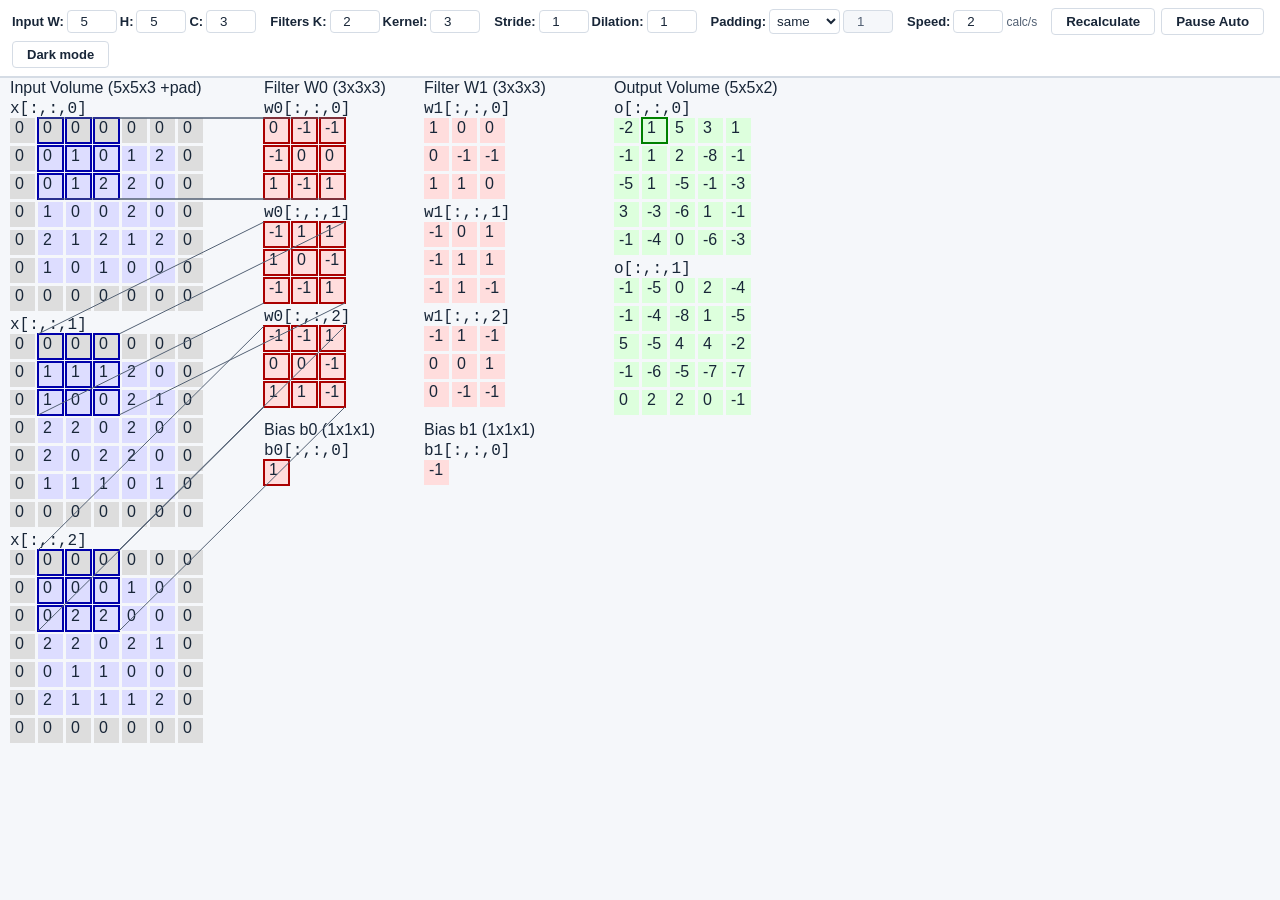
<file: 4-conv_calculation_vis.html>
<!-- Source: https://cs231n.github.io/assets/conv-demo/ -->
<html lang="en">
<head>
<meta charset="utf-8">
<meta name="viewport" content="width=device-width, initial-scale=1">
<title>Convolution demo</title>
<script src="course-theme.js"></script>
<link rel="stylesheet" href="course-theme.css">

<script type="text/javascript">
!function(){function n(n,t){return t>n?-1:n>t?1:n>=t?0:0/0}function t(n){return null===n?0/0:+n}function e(n){return!isNaN(n)}function r(n){return{left:function(t,e,r,u){for(arguments.length<3&&(r=0),arguments.length<4&&(u=t.length);u>r;){var i=r+u>>>1;n(t[i],e)<0?r=i+1:u=i}return r},right:function(t,e,r,u){for(arguments.length<3&&(r=0),arguments.length<4&&(u=t.length);u>r;){var i=r+u>>>1;n(t[i],e)>0?u=i:r=i+1}return r}}}function u(n){return n.length}function i(n){for(var t=1;n*t%1;)t*=10;return t}function o(n,t){for(var e in t)Object.defineProperty(n.prototype,e,{value:t[e],enumerable:!1})}function a(){this._=Object.create(null)}function c(n){return(n+="")===da||n[0]===ma?ma+n:n}function l(n){return(n+="")[0]===ma?n.slice(1):n}function s(n){return c(n)in this._}function f(n){return(n=c(n))in this._&&delete this._[n]}function h(){var n=[];for(var t in this._)n.push(l(t));return n}function g(){var n=0;for(var t in this._)++n;return n}function p(){for(var n in this._)return!1;return!0}function v(){this._=Object.create(null)}function d(n,t,e){return function(){var r=e.apply(t,arguments);return r===t?n:r}}function m(n,t){if(t in n)return t;t=t.charAt(0).toUpperCase()+t.slice(1);for(var e=0,r=ya.length;r>e;++e){var u=ya[e]+t;if(u in n)return u}}function y(){}function M(){}function x(n){function t(){for(var t,r=e,u=-1,i=r.length;++u<i;)(t=r[u].on)&&t.apply(this,arguments);return n}var e=[],r=new a;return t.on=function(t,u){var i,o=r.get(t);return arguments.length<2?o&&o.on:(o&&(o.on=null,e=e.slice(0,i=e.indexOf(o)).concat(e.slice(i+1)),r.remove(t)),u&&e.push(r.set(t,{on:u})),n)},t}function b(){ta.event.preventDefault()}function _(){for(var n,t=ta.event;n=t.sourceEvent;)t=n;return t}function w(n){for(var t=new M,e=0,r=arguments.length;++e<r;)t[arguments[e]]=x(t);return t.of=function(e,r){return function(u){try{var i=u.sourceEvent=ta.event;u.target=n,ta.event=u,t[u.type].apply(e,r)}finally{ta.event=i}}},t}function S(n){return xa(n,ka),n}function k(n){return"function"==typeof n?n:function(){return ba(n,this)}}function E(n){return"function"==typeof n?n:function(){return _a(n,this)}}function A(n,t){function e(){this.removeAttribute(n)}function r(){this.removeAttributeNS(n.space,n.local)}function u(){this.setAttribute(n,t)}function i(){this.setAttributeNS(n.space,n.local,t)}function o(){var e=t.apply(this,arguments);null==e?this.removeAttribute(n):this.setAttribute(n,e)}function a(){var e=t.apply(this,arguments);null==e?this.removeAttributeNS(n.space,n.local):this.setAttributeNS(n.space,n.local,e)}return n=ta.ns.qualify(n),null==t?n.local?r:e:"function"==typeof t?n.local?a:o:n.local?i:u}function N(n){return n.trim().replace(/\s+/g," ")}function C(n){return new RegExp("(?:^|\\s+)"+ta.requote(n)+"(?:\\s+|$)","g")}function z(n){return(n+"").trim().split(/^|\s+/)}function q(n,t){function e(){for(var e=-1;++e<u;)n[e](this,t)}function r(){for(var e=-1,r=t.apply(this,arguments);++e<u;)n[e](this,r)}n=z(n).map(L);var u=n.length;return"function"==typeof t?r:e}function L(n){var t=C(n);return function(e,r){if(u=e.classList)return r?u.add(n):u.remove(n);var u=e.getAttribute("class")||"";r?(t.lastIndex=0,t.test(u)||e.setAttribute("class",N(u+" "+n))):e.setAttribute("class",N(u.replace(t," ")))}}function T(n,t,e){function r(){this.style.removeProperty(n)}function u(){this.style.setProperty(n,t,e)}function i(){var r=t.apply(this,arguments);null==r?this.style.removeProperty(n):this.style.setProperty(n,r,e)}return null==t?r:"function"==typeof t?i:u}function R(n,t){function e(){delete this[n]}function r(){this[n]=t}function u(){var e=t.apply(this,arguments);null==e?delete this[n]:this[n]=e}return null==t?e:"function"==typeof t?u:r}function D(n){return"function"==typeof n?n:(n=ta.ns.qualify(n)).local?function(){return this.ownerDocument.createElementNS(n.space,n.local)}:function(){return this.ownerDocument.createElementNS(this.namespaceURI,n)}}function P(){var n=this.parentNode;n&&n.removeChild(this)}function U(n){return{__data__:n}}function j(n){return function(){return Sa(this,n)}}function F(t){return arguments.length||(t=n),function(n,e){return n&&e?t(n.__data__,e.__data__):!n-!e}}function H(n,t){for(var e=0,r=n.length;r>e;e++)for(var u,i=n[e],o=0,a=i.length;a>o;o++)(u=i[o])&&t(u,o,e);return n}function O(n){return xa(n,Aa),n}function Y(n){var t,e;return function(r,u,i){var o,a=n[i].update,c=a.length;for(i!=e&&(e=i,t=0),u>=t&&(t=u+1);!(o=a[t])&&++t<c;);return o}}function I(n,t,e){function r(){var t=this[o];t&&(this.removeEventListener(n,t,t.$),delete this[o])}function u(){var u=c(t,ra(arguments));r.call(this),this.addEventListener(n,this[o]=u,u.$=e),u._=t}function i(){var t,e=new RegExp("^__on([^.]+)"+ta.requote(n)+"$");for(var r in this)if(t=r.match(e)){var u=this[r];this.removeEventListener(t[1],u,u.$),delete this[r]}}var o="__on"+n,a=n.indexOf("."),c=Z;a>0&&(n=n.slice(0,a));var l=Ca.get(n);return l&&(n=l,c=V),a?t?u:r:t?y:i}function Z(n,t){return function(e){var r=ta.event;ta.event=e,t[0]=this.__data__;try{n.apply(this,t)}finally{ta.event=r}}}function V(n,t){var e=Z(n,t);return function(n){var t=this,r=n.relatedTarget;r&&(r===t||8&r.compareDocumentPosition(t))||e.call(t,n)}}function X(){var n=".dragsuppress-"+ ++qa,t="click"+n,e=ta.select(oa).on("touchmove"+n,b).on("dragstart"+n,b).on("selectstart"+n,b);if(za){var r=ia.style,u=r[za];r[za]="none"}return function(i){if(e.on(n,null),za&&(r[za]=u),i){var o=function(){e.on(t,null)};e.on(t,function(){b(),o()},!0),setTimeout(o,0)}}}function $(n,t){t.changedTouches&&(t=t.changedTouches[0]);var e=n.ownerSVGElement||n;if(e.createSVGPoint){var r=e.createSVGPoint();if(0>La&&(oa.scrollX||oa.scrollY)){e=ta.select("body").append("svg").style({position:"absolute",top:0,left:0,margin:0,padding:0,border:"none"},"important");var u=e[0][0].getScreenCTM();La=!(u.f||u.e),e.remove()}return La?(r.x=t.pageX,r.y=t.pageY):(r.x=t.clientX,r.y=t.clientY),r=r.matrixTransform(n.getScreenCTM().inverse()),[r.x,r.y]}var i=n.getBoundingClientRect();return[t.clientX-i.left-n.clientLeft,t.clientY-i.top-n.clientTop]}function B(){return ta.event.changedTouches[0].identifier}function W(){return ta.event.target}function J(){return oa}function G(n){return n>0?1:0>n?-1:0}function K(n,t,e){return(t[0]-n[0])*(e[1]-n[1])-(t[1]-n[1])*(e[0]-n[0])}function Q(n){return n>1?0:-1>n?Da:Math.acos(n)}function nt(n){return n>1?ja:-1>n?-ja:Math.asin(n)}function tt(n){return((n=Math.exp(n))-1/n)/2}function et(n){return((n=Math.exp(n))+1/n)/2}function rt(n){return((n=Math.exp(2*n))-1)/(n+1)}function ut(n){return(n=Math.sin(n/2))*n}function it(){}function ot(n,t,e){return this instanceof ot?(this.h=+n,this.s=+t,void(this.l=+e)):arguments.length<2?n instanceof ot?new ot(n.h,n.s,n.l):xt(""+n,bt,ot):new ot(n,t,e)}function at(n,t,e){function r(n){return n>360?n-=360:0>n&&(n+=360),60>n?i+(o-i)*n/60:180>n?o:240>n?i+(o-i)*(240-n)/60:i}function u(n){return Math.round(255*r(n))}var i,o;return n=isNaN(n)?0:(n%=360)<0?n+360:n,t=isNaN(t)?0:0>t?0:t>1?1:t,e=0>e?0:e>1?1:e,o=.5>=e?e*(1+t):e+t-e*t,i=2*e-o,new dt(u(n+120),u(n),u(n-120))}function ct(n,t,e){return this instanceof ct?(this.h=+n,this.c=+t,void(this.l=+e)):arguments.length<2?n instanceof ct?new ct(n.h,n.c,n.l):n instanceof st?ht(n.l,n.a,n.b):ht((n=_t((n=ta.rgb(n)).r,n.g,n.b)).l,n.a,n.b):new ct(n,t,e)}function lt(n,t,e){return isNaN(n)&&(n=0),isNaN(t)&&(t=0),new st(e,Math.cos(n*=Fa)*t,Math.sin(n)*t)}function st(n,t,e){return this instanceof st?(this.l=+n,this.a=+t,void(this.b=+e)):arguments.length<2?n instanceof st?new st(n.l,n.a,n.b):n instanceof ct?lt(n.h,n.c,n.l):_t((n=dt(n)).r,n.g,n.b):new st(n,t,e)}function ft(n,t,e){var r=(n+16)/116,u=r+t/500,i=r-e/200;return u=gt(u)*Ja,r=gt(r)*Ga,i=gt(i)*Ka,new dt(vt(3.2404542*u-1.5371385*r-.4985314*i),vt(-.969266*u+1.8760108*r+.041556*i),vt(.0556434*u-.2040259*r+1.0572252*i))}function ht(n,t,e){return n>0?new ct(Math.atan2(e,t)*Ha,Math.sqrt(t*t+e*e),n):new ct(0/0,0/0,n)}function gt(n){return n>.206893034?n*n*n:(n-4/29)/7.787037}function pt(n){return n>.008856?Math.pow(n,1/3):7.787037*n+4/29}function vt(n){return Math.round(255*(.00304>=n?12.92*n:1.055*Math.pow(n,1/2.4)-.055))}function dt(n,t,e){return this instanceof dt?(this.r=~~n,this.g=~~t,void(this.b=~~e)):arguments.length<2?n instanceof dt?new dt(n.r,n.g,n.b):xt(""+n,dt,at):new dt(n,t,e)}function mt(n){return new dt(n>>16,255&n>>8,255&n)}function yt(n){return mt(n)+""}function Mt(n){return 16>n?"0"+Math.max(0,n).toString(16):Math.min(255,n).toString(16)}function xt(n,t,e){var r,u,i,o=0,a=0,c=0;if(r=/([a-z]+)\((.*)\)/i.exec(n))switch(u=r[2].split(","),r[1]){case"hsl":return e(parseFloat(u[0]),parseFloat(u[1])/100,parseFloat(u[2])/100);case"rgb":return t(St(u[0]),St(u[1]),St(u[2]))}return(i=tc.get(n))?t(i.r,i.g,i.b):(null==n||"#"!==n.charAt(0)||isNaN(i=parseInt(n.slice(1),16))||(4===n.length?(o=(3840&i)>>4,o=o>>4|o,a=240&i,a=a>>4|a,c=15&i,c=c<<4|c):7===n.length&&(o=(16711680&i)>>16,a=(65280&i)>>8,c=255&i)),t(o,a,c))}function bt(n,t,e){var r,u,i=Math.min(n/=255,t/=255,e/=255),o=Math.max(n,t,e),a=o-i,c=(o+i)/2;return a?(u=.5>c?a/(o+i):a/(2-o-i),r=n==o?(t-e)/a+(e>t?6:0):t==o?(e-n)/a+2:(n-t)/a+4,r*=60):(r=0/0,u=c>0&&1>c?0:r),new ot(r,u,c)}function _t(n,t,e){n=wt(n),t=wt(t),e=wt(e);var r=pt((.4124564*n+.3575761*t+.1804375*e)/Ja),u=pt((.2126729*n+.7151522*t+.072175*e)/Ga),i=pt((.0193339*n+.119192*t+.9503041*e)/Ka);return st(116*u-16,500*(r-u),200*(u-i))}function wt(n){return(n/=255)<=.04045?n/12.92:Math.pow((n+.055)/1.055,2.4)}function St(n){var t=parseFloat(n);return"%"===n.charAt(n.length-1)?Math.round(2.55*t):t}function kt(n){return"function"==typeof n?n:function(){return n}}function Et(n){return n}function At(n){return function(t,e,r){return 2===arguments.length&&"function"==typeof e&&(r=e,e=null),Nt(t,e,n,r)}}function Nt(n,t,e,r){function u(){var n,t=c.status;if(!t&&zt(c)||t>=200&&300>t||304===t){try{n=e.call(i,c)}catch(r){return o.error.call(i,r),void 0}o.load.call(i,n)}else o.error.call(i,c)}var i={},o=ta.dispatch("beforesend","progress","load","error"),a={},c=new XMLHttpRequest,l=null;return!oa.XDomainRequest||"withCredentials"in c||!/^(http(s)?:)?\/\//.test(n)||(c=new XDomainRequest),"onload"in c?c.onload=c.onerror=u:c.onreadystatechange=function(){c.readyState>3&&u()},c.onprogress=function(n){var t=ta.event;ta.event=n;try{o.progress.call(i,c)}finally{ta.event=t}},i.header=function(n,t){return n=(n+"").toLowerCase(),arguments.length<2?a[n]:(null==t?delete a[n]:a[n]=t+"",i)},i.mimeType=function(n){return arguments.length?(t=null==n?null:n+"",i):t},i.responseType=function(n){return arguments.length?(l=n,i):l},i.response=function(n){return e=n,i},["get","post"].forEach(function(n){i[n]=function(){return i.send.apply(i,[n].concat(ra(arguments)))}}),i.send=function(e,r,u){if(2===arguments.length&&"function"==typeof r&&(u=r,r=null),c.open(e,n,!0),null==t||"accept"in a||(a.accept=t+",*/*"),c.setRequestHeader)for(var s in a)c.setRequestHeader(s,a[s]);return null!=t&&c.overrideMimeType&&c.overrideMimeType(t),null!=l&&(c.responseType=l),null!=u&&i.on("error",u).on("load",function(n){u(null,n)}),o.beforesend.call(i,c),c.send(null==r?null:r),i},i.abort=function(){return c.abort(),i},ta.rebind(i,o,"on"),null==r?i:i.get(Ct(r))}function Ct(n){return 1===n.length?function(t,e){n(null==t?e:null)}:n}function zt(n){var t=n.responseType;return t&&"text"!==t?n.response:n.responseText}function qt(){var n=Lt(),t=Tt()-n;t>24?(isFinite(t)&&(clearTimeout(ic),ic=setTimeout(qt,t)),uc=0):(uc=1,ac(qt))}function Lt(){var n=Date.now();for(oc=ec;oc;)n>=oc.t&&(oc.f=oc.c(n-oc.t)),oc=oc.n;return n}function Tt(){for(var n,t=ec,e=1/0;t;)t.f?t=n?n.n=t.n:ec=t.n:(t.t<e&&(e=t.t),t=(n=t).n);return rc=n,e}function Rt(n,t){return t-(n?Math.ceil(Math.log(n)/Math.LN10):1)}function Dt(n,t){var e=Math.pow(10,3*va(8-t));return{scale:t>8?function(n){return n/e}:function(n){return n*e},symbol:n}}function Pt(n){var t=n.decimal,e=n.thousands,r=n.grouping,u=n.currency,i=r&&e?function(n,t){for(var u=n.length,i=[],o=0,a=r[0],c=0;u>0&&a>0&&(c+a+1>t&&(a=Math.max(1,t-c)),i.push(n.substring(u-=a,u+a)),!((c+=a+1)>t));)a=r[o=(o+1)%r.length];return i.reverse().join(e)}:Et;return function(n){var e=lc.exec(n),r=e[1]||" ",o=e[2]||">",a=e[3]||"-",c=e[4]||"",l=e[5],s=+e[6],f=e[7],h=e[8],g=e[9],p=1,v="",d="",m=!1,y=!0;switch(h&&(h=+h.substring(1)),(l||"0"===r&&"="===o)&&(l=r="0",o="="),g){case"n":f=!0,g="g";break;case"%":p=100,d="%",g="f";break;case"p":p=100,d="%",g="r";break;case"b":case"o":case"x":case"X":"#"===c&&(v="0"+g.toLowerCase());case"c":y=!1;case"d":m=!0,h=0;break;case"s":p=-1,g="r"}"$"===c&&(v=u[0],d=u[1]),"r"!=g||h||(g="g"),null!=h&&("g"==g?h=Math.max(1,Math.min(21,h)):("e"==g||"f"==g)&&(h=Math.max(0,Math.min(20,h)))),g=sc.get(g)||Ut;var M=l&&f;return function(n){var e=d;if(m&&n%1)return"";var u=0>n||0===n&&0>1/n?(n=-n,"-"):"-"===a?"":a;if(0>p){var c=ta.formatPrefix(n,h);n=c.scale(n),e=c.symbol+d}else n*=p;n=g(n,h);var x,b,_=n.lastIndexOf(".");if(0>_){var w=y?n.lastIndexOf("e"):-1;0>w?(x=n,b=""):(x=n.substring(0,w),b=n.substring(w))}else x=n.substring(0,_),b=t+n.substring(_+1);!l&&f&&(x=i(x,1/0));var S=v.length+x.length+b.length+(M?0:u.length),k=s>S?new Array(S=s-S+1).join(r):"";return M&&(x=i(k+x,k.length?s-b.length:1/0)),u+=v,n=x+b,("<"===o?u+n+k:">"===o?k+u+n:"^"===o?k.substring(0,S>>=1)+u+n+k.substring(S):u+(M?n:k+n))+e}}}function Ut(n){return n+""}function jt(){this._=new Date(arguments.length>1?Date.UTC.apply(this,arguments):arguments[0])}function Ft(n,t,e){function r(t){var e=n(t),r=i(e,1);return r-t>t-e?e:r}function u(e){return t(e=n(new hc(e-1)),1),e}function i(n,e){return t(n=new hc(+n),e),n}function o(n,r,i){var o=u(n),a=[];if(i>1)for(;r>o;)e(o)%i||a.push(new Date(+o)),t(o,1);else for(;r>o;)a.push(new Date(+o)),t(o,1);return a}function a(n,t,e){try{hc=jt;var r=new jt;return r._=n,o(r,t,e)}finally{hc=Date}}n.floor=n,n.round=r,n.ceil=u,n.offset=i,n.range=o;var c=n.utc=Ht(n);return c.floor=c,c.round=Ht(r),c.ceil=Ht(u),c.offset=Ht(i),c.range=a,n}function Ht(n){return function(t,e){try{hc=jt;var r=new jt;return r._=t,n(r,e)._}finally{hc=Date}}}function Ot(n){function t(n){function t(t){for(var e,u,i,o=[],a=-1,c=0;++a<r;)37===n.charCodeAt(a)&&(o.push(n.slice(c,a)),null!=(u=pc[e=n.charAt(++a)])&&(e=n.charAt(++a)),(i=N[e])&&(e=i(t,null==u?"e"===e?" ":"0":u)),o.push(e),c=a+1);return o.push(n.slice(c,a)),o.join("")}var r=n.length;return t.parse=function(t){var r={y:1900,m:0,d:1,H:0,M:0,S:0,L:0,Z:null},u=e(r,n,t,0);if(u!=t.length)return null;"p"in r&&(r.H=r.H%12+12*r.p);var i=null!=r.Z&&hc!==jt,o=new(i?jt:hc);return"j"in r?o.setFullYear(r.y,0,r.j):"w"in r&&("W"in r||"U"in r)?(o.setFullYear(r.y,0,1),o.setFullYear(r.y,0,"W"in r?(r.w+6)%7+7*r.W-(o.getDay()+5)%7:r.w+7*r.U-(o.getDay()+6)%7)):o.setFullYear(r.y,r.m,r.d),o.setHours(r.H+(0|r.Z/100),r.M+r.Z%100,r.S,r.L),i?o._:o},t.toString=function(){return n},t}function e(n,t,e,r){for(var u,i,o,a=0,c=t.length,l=e.length;c>a;){if(r>=l)return-1;if(u=t.charCodeAt(a++),37===u){if(o=t.charAt(a++),i=C[o in pc?t.charAt(a++):o],!i||(r=i(n,e,r))<0)return-1}else if(u!=e.charCodeAt(r++))return-1}return r}function r(n,t,e){_.lastIndex=0;var r=_.exec(t.slice(e));return r?(n.w=w.get(r[0].toLowerCase()),e+r[0].length):-1}function u(n,t,e){x.lastIndex=0;var r=x.exec(t.slice(e));return r?(n.w=b.get(r[0].toLowerCase()),e+r[0].length):-1}function i(n,t,e){E.lastIndex=0;var r=E.exec(t.slice(e));return r?(n.m=A.get(r[0].toLowerCase()),e+r[0].length):-1}function o(n,t,e){S.lastIndex=0;var r=S.exec(t.slice(e));return r?(n.m=k.get(r[0].toLowerCase()),e+r[0].length):-1}function a(n,t,r){return e(n,N.c.toString(),t,r)}function c(n,t,r){return e(n,N.x.toString(),t,r)}function l(n,t,r){return e(n,N.X.toString(),t,r)}function s(n,t,e){var r=M.get(t.slice(e,e+=2).toLowerCase());return null==r?-1:(n.p=r,e)}var f=n.dateTime,h=n.date,g=n.time,p=n.periods,v=n.days,d=n.shortDays,m=n.months,y=n.shortMonths;t.utc=function(n){function e(n){try{hc=jt;var t=new hc;return t._=n,r(t)}finally{hc=Date}}var r=t(n);return e.parse=function(n){try{hc=jt;var t=r.parse(n);return t&&t._}finally{hc=Date}},e.toString=r.toString,e},t.multi=t.utc.multi=ae;var M=ta.map(),x=It(v),b=Zt(v),_=It(d),w=Zt(d),S=It(m),k=Zt(m),E=It(y),A=Zt(y);p.forEach(function(n,t){M.set(n.toLowerCase(),t)});var N={a:function(n){return d[n.getDay()]},A:function(n){return v[n.getDay()]},b:function(n){return y[n.getMonth()]},B:function(n){return m[n.getMonth()]},c:t(f),d:function(n,t){return Yt(n.getDate(),t,2)},e:function(n,t){return Yt(n.getDate(),t,2)},H:function(n,t){return Yt(n.getHours(),t,2)},I:function(n,t){return Yt(n.getHours()%12||12,t,2)},j:function(n,t){return Yt(1+fc.dayOfYear(n),t,3)},L:function(n,t){return Yt(n.getMilliseconds(),t,3)},m:function(n,t){return Yt(n.getMonth()+1,t,2)},M:function(n,t){return Yt(n.getMinutes(),t,2)},p:function(n){return p[+(n.getHours()>=12)]},S:function(n,t){return Yt(n.getSeconds(),t,2)},U:function(n,t){return Yt(fc.sundayOfYear(n),t,2)},w:function(n){return n.getDay()},W:function(n,t){return Yt(fc.mondayOfYear(n),t,2)},x:t(h),X:t(g),y:function(n,t){return Yt(n.getFullYear()%100,t,2)},Y:function(n,t){return Yt(n.getFullYear()%1e4,t,4)},Z:ie,"%":function(){return"%"}},C={a:r,A:u,b:i,B:o,c:a,d:Qt,e:Qt,H:te,I:te,j:ne,L:ue,m:Kt,M:ee,p:s,S:re,U:Xt,w:Vt,W:$t,x:c,X:l,y:Wt,Y:Bt,Z:Jt,"%":oe};return t}function Yt(n,t,e){var r=0>n?"-":"",u=(r?-n:n)+"",i=u.length;return r+(e>i?new Array(e-i+1).join(t)+u:u)}function It(n){return new RegExp("^(?:"+n.map(ta.requote).join("|")+")","i")}function Zt(n){for(var t=new a,e=-1,r=n.length;++e<r;)t.set(n[e].toLowerCase(),e);return t}function Vt(n,t,e){vc.lastIndex=0;var r=vc.exec(t.slice(e,e+1));return r?(n.w=+r[0],e+r[0].length):-1}function Xt(n,t,e){vc.lastIndex=0;var r=vc.exec(t.slice(e));return r?(n.U=+r[0],e+r[0].length):-1}function $t(n,t,e){vc.lastIndex=0;var r=vc.exec(t.slice(e));return r?(n.W=+r[0],e+r[0].length):-1}function Bt(n,t,e){vc.lastIndex=0;var r=vc.exec(t.slice(e,e+4));return r?(n.y=+r[0],e+r[0].length):-1}function Wt(n,t,e){vc.lastIndex=0;var r=vc.exec(t.slice(e,e+2));return r?(n.y=Gt(+r[0]),e+r[0].length):-1}function Jt(n,t,e){return/^[+-]\d{4}$/.test(t=t.slice(e,e+5))?(n.Z=-t,e+5):-1}function Gt(n){return n+(n>68?1900:2e3)}function Kt(n,t,e){vc.lastIndex=0;var r=vc.exec(t.slice(e,e+2));return r?(n.m=r[0]-1,e+r[0].length):-1}function Qt(n,t,e){vc.lastIndex=0;var r=vc.exec(t.slice(e,e+2));return r?(n.d=+r[0],e+r[0].length):-1}function ne(n,t,e){vc.lastIndex=0;var r=vc.exec(t.slice(e,e+3));return r?(n.j=+r[0],e+r[0].length):-1}function te(n,t,e){vc.lastIndex=0;var r=vc.exec(t.slice(e,e+2));return r?(n.H=+r[0],e+r[0].length):-1}function ee(n,t,e){vc.lastIndex=0;var r=vc.exec(t.slice(e,e+2));return r?(n.M=+r[0],e+r[0].length):-1}function re(n,t,e){vc.lastIndex=0;var r=vc.exec(t.slice(e,e+2));return r?(n.S=+r[0],e+r[0].length):-1}function ue(n,t,e){vc.lastIndex=0;var r=vc.exec(t.slice(e,e+3));return r?(n.L=+r[0],e+r[0].length):-1}function ie(n){var t=n.getTimezoneOffset(),e=t>0?"-":"+",r=0|va(t)/60,u=va(t)%60;return e+Yt(r,"0",2)+Yt(u,"0",2)}function oe(n,t,e){dc.lastIndex=0;var r=dc.exec(t.slice(e,e+1));return r?e+r[0].length:-1}function ae(n){for(var t=n.length,e=-1;++e<t;)n[e][0]=this(n[e][0]);return function(t){for(var e=0,r=n[e];!r[1](t);)r=n[++e];return r[0](t)}}function ce(){}function le(n,t,e){var r=e.s=n+t,u=r-n,i=r-u;e.t=n-i+(t-u)}function se(n,t){n&&xc.hasOwnProperty(n.type)&&xc[n.type](n,t)}function fe(n,t,e){var r,u=-1,i=n.length-e;for(t.lineStart();++u<i;)r=n[u],t.point(r[0],r[1],r[2]);t.lineEnd()}function he(n,t){var e=-1,r=n.length;for(t.polygonStart();++e<r;)fe(n[e],t,1);t.polygonEnd()}function ge(){function n(n,t){n*=Fa,t=t*Fa/2+Da/4;var e=n-r,o=e>=0?1:-1,a=o*e,c=Math.cos(t),l=Math.sin(t),s=i*l,f=u*c+s*Math.cos(a),h=s*o*Math.sin(a);_c.add(Math.atan2(h,f)),r=n,u=c,i=l}var t,e,r,u,i;wc.point=function(o,a){wc.point=n,r=(t=o)*Fa,u=Math.cos(a=(e=a)*Fa/2+Da/4),i=Math.sin(a)},wc.lineEnd=function(){n(t,e)}}function pe(n){var t=n[0],e=n[1],r=Math.cos(e);return[r*Math.cos(t),r*Math.sin(t),Math.sin(e)]}function ve(n,t){return n[0]*t[0]+n[1]*t[1]+n[2]*t[2]}function de(n,t){return[n[1]*t[2]-n[2]*t[1],n[2]*t[0]-n[0]*t[2],n[0]*t[1]-n[1]*t[0]]}function me(n,t){n[0]+=t[0],n[1]+=t[1],n[2]+=t[2]}function ye(n,t){return[n[0]*t,n[1]*t,n[2]*t]}function Me(n){var t=Math.sqrt(n[0]*n[0]+n[1]*n[1]+n[2]*n[2]);n[0]/=t,n[1]/=t,n[2]/=t}function xe(n){return[Math.atan2(n[1],n[0]),nt(n[2])]}function be(n,t){return va(n[0]-t[0])<Ta&&va(n[1]-t[1])<Ta}function _e(n,t){n*=Fa;var e=Math.cos(t*=Fa);we(e*Math.cos(n),e*Math.sin(n),Math.sin(t))}function we(n,t,e){++Sc,Ec+=(n-Ec)/Sc,Ac+=(t-Ac)/Sc,Nc+=(e-Nc)/Sc}function Se(){function n(n,u){n*=Fa;var i=Math.cos(u*=Fa),o=i*Math.cos(n),a=i*Math.sin(n),c=Math.sin(u),l=Math.atan2(Math.sqrt((l=e*c-r*a)*l+(l=r*o-t*c)*l+(l=t*a-e*o)*l),t*o+e*a+r*c);kc+=l,Cc+=l*(t+(t=o)),zc+=l*(e+(e=a)),qc+=l*(r+(r=c)),we(t,e,r)}var t,e,r;Dc.point=function(u,i){u*=Fa;var o=Math.cos(i*=Fa);t=o*Math.cos(u),e=o*Math.sin(u),r=Math.sin(i),Dc.point=n,we(t,e,r)}}function ke(){Dc.point=_e}function Ee(){function n(n,t){n*=Fa;var e=Math.cos(t*=Fa),o=e*Math.cos(n),a=e*Math.sin(n),c=Math.sin(t),l=u*c-i*a,s=i*o-r*c,f=r*a-u*o,h=Math.sqrt(l*l+s*s+f*f),g=r*o+u*a+i*c,p=h&&-Q(g)/h,v=Math.atan2(h,g);Lc+=p*l,Tc+=p*s,Rc+=p*f,kc+=v,Cc+=v*(r+(r=o)),zc+=v*(u+(u=a)),qc+=v*(i+(i=c)),we(r,u,i)}var t,e,r,u,i;Dc.point=function(o,a){t=o,e=a,Dc.point=n,o*=Fa;var c=Math.cos(a*=Fa);r=c*Math.cos(o),u=c*Math.sin(o),i=Math.sin(a),we(r,u,i)},Dc.lineEnd=function(){n(t,e),Dc.lineEnd=ke,Dc.point=_e}}function Ae(n,t){function e(e,r){return e=n(e,r),t(e[0],e[1])}return n.invert&&t.invert&&(e.invert=function(e,r){return e=t.invert(e,r),e&&n.invert(e[0],e[1])}),e}function Ne(){return!0}function Ce(n,t,e,r,u){var i=[],o=[];if(n.forEach(function(n){if(!((t=n.length-1)<=0)){var t,e=n[0],r=n[t];if(be(e,r)){u.lineStart();for(var a=0;t>a;++a)u.point((e=n[a])[0],e[1]);return u.lineEnd(),void 0}var c=new qe(e,n,null,!0),l=new qe(e,null,c,!1);c.o=l,i.push(c),o.push(l),c=new qe(r,n,null,!1),l=new qe(r,null,c,!0),c.o=l,i.push(c),o.push(l)}}),o.sort(t),ze(i),ze(o),i.length){for(var a=0,c=e,l=o.length;l>a;++a)o[a].e=c=!c;for(var s,f,h=i[0];;){for(var g=h,p=!0;g.v;)if((g=g.n)===h)return;s=g.z,u.lineStart();do{if(g.v=g.o.v=!0,g.e){if(p)for(var a=0,l=s.length;l>a;++a)u.point((f=s[a])[0],f[1]);else r(g.x,g.n.x,1,u);g=g.n}else{if(p){s=g.p.z;for(var a=s.length-1;a>=0;--a)u.point((f=s[a])[0],f[1])}else r(g.x,g.p.x,-1,u);g=g.p}g=g.o,s=g.z,p=!p}while(!g.v);u.lineEnd()}}}function ze(n){if(t=n.length){for(var t,e,r=0,u=n[0];++r<t;)u.n=e=n[r],e.p=u,u=e;u.n=e=n[0],e.p=u}}function qe(n,t,e,r){this.x=n,this.z=t,this.o=e,this.e=r,this.v=!1,this.n=this.p=null}function Le(n,t,e,r){return function(u,i){function o(t,e){var r=u(t,e);n(t=r[0],e=r[1])&&i.point(t,e)}function a(n,t){var e=u(n,t);d.point(e[0],e[1])}function c(){y.point=a,d.lineStart()}function l(){y.point=o,d.lineEnd()}function s(n,t){v.push([n,t]);var e=u(n,t);x.point(e[0],e[1])}function f(){x.lineStart(),v=[]}function h(){s(v[0][0],v[0][1]),x.lineEnd();var n,t=x.clean(),e=M.buffer(),r=e.length;if(v.pop(),p.push(v),v=null,r)if(1&t){n=e[0];var u,r=n.length-1,o=-1;if(r>0){for(b||(i.polygonStart(),b=!0),i.lineStart();++o<r;)i.point((u=n[o])[0],u[1]);i.lineEnd()}}else r>1&&2&t&&e.push(e.pop().concat(e.shift())),g.push(e.filter(Te))}var g,p,v,d=t(i),m=u.invert(r[0],r[1]),y={point:o,lineStart:c,lineEnd:l,polygonStart:function(){y.point=s,y.lineStart=f,y.lineEnd=h,g=[],p=[]},polygonEnd:function(){y.point=o,y.lineStart=c,y.lineEnd=l,g=ta.merge(g);var n=Fe(m,p);g.length?(b||(i.polygonStart(),b=!0),Ce(g,De,n,e,i)):n&&(b||(i.polygonStart(),b=!0),i.lineStart(),e(null,null,1,i),i.lineEnd()),b&&(i.polygonEnd(),b=!1),g=p=null},sphere:function(){i.polygonStart(),i.lineStart(),e(null,null,1,i),i.lineEnd(),i.polygonEnd()}},M=Re(),x=t(M),b=!1;return y}}function Te(n){return n.length>1}function Re(){var n,t=[];return{lineStart:function(){t.push(n=[])},point:function(t,e){n.push([t,e])},lineEnd:y,buffer:function(){var e=t;return t=[],n=null,e},rejoin:function(){t.length>1&&t.push(t.pop().concat(t.shift()))}}}function De(n,t){return((n=n.x)[0]<0?n[1]-ja-Ta:ja-n[1])-((t=t.x)[0]<0?t[1]-ja-Ta:ja-t[1])}function Pe(n){var t,e=0/0,r=0/0,u=0/0;return{lineStart:function(){n.lineStart(),t=1},point:function(i,o){var a=i>0?Da:-Da,c=va(i-e);va(c-Da)<Ta?(n.point(e,r=(r+o)/2>0?ja:-ja),n.point(u,r),n.lineEnd(),n.lineStart(),n.point(a,r),n.point(i,r),t=0):u!==a&&c>=Da&&(va(e-u)<Ta&&(e-=u*Ta),va(i-a)<Ta&&(i-=a*Ta),r=Ue(e,r,i,o),n.point(u,r),n.lineEnd(),n.lineStart(),n.point(a,r),t=0),n.point(e=i,r=o),u=a},lineEnd:function(){n.lineEnd(),e=r=0/0},clean:function(){return 2-t}}}function Ue(n,t,e,r){var u,i,o=Math.sin(n-e);return va(o)>Ta?Math.atan((Math.sin(t)*(i=Math.cos(r))*Math.sin(e)-Math.sin(r)*(u=Math.cos(t))*Math.sin(n))/(u*i*o)):(t+r)/2}function je(n,t,e,r){var u;if(null==n)u=e*ja,r.point(-Da,u),r.point(0,u),r.point(Da,u),r.point(Da,0),r.point(Da,-u),r.point(0,-u),r.point(-Da,-u),r.point(-Da,0),r.point(-Da,u);else if(va(n[0]-t[0])>Ta){var i=n[0]<t[0]?Da:-Da;u=e*i/2,r.point(-i,u),r.point(0,u),r.point(i,u)}else r.point(t[0],t[1])}function Fe(n,t){var e=n[0],r=n[1],u=[Math.sin(e),-Math.cos(e),0],i=0,o=0;_c.reset();for(var a=0,c=t.length;c>a;++a){var l=t[a],s=l.length;if(s)for(var f=l[0],h=f[0],g=f[1]/2+Da/4,p=Math.sin(g),v=Math.cos(g),d=1;;){d===s&&(d=0),n=l[d];var m=n[0],y=n[1]/2+Da/4,M=Math.sin(y),x=Math.cos(y),b=m-h,_=b>=0?1:-1,w=_*b,S=w>Da,k=p*M;if(_c.add(Math.atan2(k*_*Math.sin(w),v*x+k*Math.cos(w))),i+=S?b+_*Pa:b,S^h>=e^m>=e){var E=de(pe(f),pe(n));Me(E);var A=de(u,E);Me(A);var N=(S^b>=0?-1:1)*nt(A[2]);(r>N||r===N&&(E[0]||E[1]))&&(o+=S^b>=0?1:-1)}if(!d++)break;h=m,p=M,v=x,f=n}}return(-Ta>i||Ta>i&&0>_c)^1&o}function He(n){function t(n,t){return Math.cos(n)*Math.cos(t)>i}function e(n){var e,i,c,l,s;return{lineStart:function(){l=c=!1,s=1},point:function(f,h){var g,p=[f,h],v=t(f,h),d=o?v?0:u(f,h):v?u(f+(0>f?Da:-Da),h):0;if(!e&&(l=c=v)&&n.lineStart(),v!==c&&(g=r(e,p),(be(e,g)||be(p,g))&&(p[0]+=Ta,p[1]+=Ta,v=t(p[0],p[1]))),v!==c)s=0,v?(n.lineStart(),g=r(p,e),n.point(g[0],g[1])):(g=r(e,p),n.point(g[0],g[1]),n.lineEnd()),e=g;else if(a&&e&&o^v){var m;d&i||!(m=r(p,e,!0))||(s=0,o?(n.lineStart(),n.point(m[0][0],m[0][1]),n.point(m[1][0],m[1][1]),n.lineEnd()):(n.point(m[1][0],m[1][1]),n.lineEnd(),n.lineStart(),n.point(m[0][0],m[0][1])))}!v||e&&be(e,p)||n.point(p[0],p[1]),e=p,c=v,i=d},lineEnd:function(){c&&n.lineEnd(),e=null},clean:function(){return s|(l&&c)<<1}}}function r(n,t,e){var r=pe(n),u=pe(t),o=[1,0,0],a=de(r,u),c=ve(a,a),l=a[0],s=c-l*l;if(!s)return!e&&n;var f=i*c/s,h=-i*l/s,g=de(o,a),p=ye(o,f),v=ye(a,h);me(p,v);var d=g,m=ve(p,d),y=ve(d,d),M=m*m-y*(ve(p,p)-1);if(!(0>M)){var x=Math.sqrt(M),b=ye(d,(-m-x)/y);if(me(b,p),b=xe(b),!e)return b;var _,w=n[0],S=t[0],k=n[1],E=t[1];w>S&&(_=w,w=S,S=_);var A=S-w,N=va(A-Da)<Ta,C=N||Ta>A;if(!N&&k>E&&(_=k,k=E,E=_),C?N?k+E>0^b[1]<(va(b[0]-w)<Ta?k:E):k<=b[1]&&b[1]<=E:A>Da^(w<=b[0]&&b[0]<=S)){var z=ye(d,(-m+x)/y);return me(z,p),[b,xe(z)]}}}function u(t,e){var r=o?n:Da-n,u=0;return-r>t?u|=1:t>r&&(u|=2),-r>e?u|=4:e>r&&(u|=8),u}var i=Math.cos(n),o=i>0,a=va(i)>Ta,c=gr(n,6*Fa);return Le(t,e,c,o?[0,-n]:[-Da,n-Da])}function Oe(n,t,e,r){return function(u){var i,o=u.a,a=u.b,c=o.x,l=o.y,s=a.x,f=a.y,h=0,g=1,p=s-c,v=f-l;if(i=n-c,p||!(i>0)){if(i/=p,0>p){if(h>i)return;g>i&&(g=i)}else if(p>0){if(i>g)return;i>h&&(h=i)}if(i=e-c,p||!(0>i)){if(i/=p,0>p){if(i>g)return;i>h&&(h=i)}else if(p>0){if(h>i)return;g>i&&(g=i)}if(i=t-l,v||!(i>0)){if(i/=v,0>v){if(h>i)return;g>i&&(g=i)}else if(v>0){if(i>g)return;i>h&&(h=i)}if(i=r-l,v||!(0>i)){if(i/=v,0>v){if(i>g)return;i>h&&(h=i)}else if(v>0){if(h>i)return;g>i&&(g=i)}return h>0&&(u.a={x:c+h*p,y:l+h*v}),1>g&&(u.b={x:c+g*p,y:l+g*v}),u}}}}}}function Ye(n,t,e,r){function u(r,u){return va(r[0]-n)<Ta?u>0?0:3:va(r[0]-e)<Ta?u>0?2:1:va(r[1]-t)<Ta?u>0?1:0:u>0?3:2}function i(n,t){return o(n.x,t.x)}function o(n,t){var e=u(n,1),r=u(t,1);return e!==r?e-r:0===e?t[1]-n[1]:1===e?n[0]-t[0]:2===e?n[1]-t[1]:t[0]-n[0]}return function(a){function c(n){for(var t=0,e=d.length,r=n[1],u=0;e>u;++u)for(var i,o=1,a=d[u],c=a.length,l=a[0];c>o;++o)i=a[o],l[1]<=r?i[1]>r&&K(l,i,n)>0&&++t:i[1]<=r&&K(l,i,n)<0&&--t,l=i;return 0!==t}function l(i,a,c,l){var s=0,f=0;if(null==i||(s=u(i,c))!==(f=u(a,c))||o(i,a)<0^c>0){do l.point(0===s||3===s?n:e,s>1?r:t);while((s=(s+c+4)%4)!==f)}else l.point(a[0],a[1])}function s(u,i){return u>=n&&e>=u&&i>=t&&r>=i}function f(n,t){s(n,t)&&a.point(n,t)}function h(){C.point=p,d&&d.push(m=[]),S=!0,w=!1,b=_=0/0}function g(){v&&(p(y,M),x&&w&&A.rejoin(),v.push(A.buffer())),C.point=f,w&&a.lineEnd()}function p(n,t){n=Math.max(-Uc,Math.min(Uc,n)),t=Math.max(-Uc,Math.min(Uc,t));var e=s(n,t);if(d&&m.push([n,t]),S)y=n,M=t,x=e,S=!1,e&&(a.lineStart(),a.point(n,t));else if(e&&w)a.point(n,t);else{var r={a:{x:b,y:_},b:{x:n,y:t}};N(r)?(w||(a.lineStart(),a.point(r.a.x,r.a.y)),a.point(r.b.x,r.b.y),e||a.lineEnd(),k=!1):e&&(a.lineStart(),a.point(n,t),k=!1)}b=n,_=t,w=e}var v,d,m,y,M,x,b,_,w,S,k,E=a,A=Re(),N=Oe(n,t,e,r),C={point:f,lineStart:h,lineEnd:g,polygonStart:function(){a=A,v=[],d=[],k=!0},polygonEnd:function(){a=E,v=ta.merge(v);var t=c([n,r]),e=k&&t,u=v.length;(e||u)&&(a.polygonStart(),e&&(a.lineStart(),l(null,null,1,a),a.lineEnd()),u&&Ce(v,i,t,l,a),a.polygonEnd()),v=d=m=null}};return C}}function Ie(n){var t=0,e=Da/3,r=ir(n),u=r(t,e);return u.parallels=function(n){return arguments.length?r(t=n[0]*Da/180,e=n[1]*Da/180):[180*(t/Da),180*(e/Da)]},u}function Ze(n,t){function e(n,t){var e=Math.sqrt(i-2*u*Math.sin(t))/u;return[e*Math.sin(n*=u),o-e*Math.cos(n)]}var r=Math.sin(n),u=(r+Math.sin(t))/2,i=1+r*(2*u-r),o=Math.sqrt(i)/u;return e.invert=function(n,t){var e=o-t;return[Math.atan2(n,e)/u,nt((i-(n*n+e*e)*u*u)/(2*u))]},e}function Ve(){function n(n,t){Fc+=u*n-r*t,r=n,u=t}var t,e,r,u;Zc.point=function(i,o){Zc.point=n,t=r=i,e=u=o},Zc.lineEnd=function(){n(t,e)}}function Xe(n,t){Hc>n&&(Hc=n),n>Yc&&(Yc=n),Oc>t&&(Oc=t),t>Ic&&(Ic=t)}function $e(){function n(n,t){o.push("M",n,",",t,i)}function t(n,t){o.push("M",n,",",t),a.point=e}function e(n,t){o.push("L",n,",",t)}function r(){a.point=n}function u(){o.push("Z")}var i=Be(4.5),o=[],a={point:n,lineStart:function(){a.point=t},lineEnd:r,polygonStart:function(){a.lineEnd=u},polygonEnd:function(){a.lineEnd=r,a.point=n},pointRadius:function(n){return i=Be(n),a},result:function(){if(o.length){var n=o.join("");return o=[],n}}};return a}function Be(n){return"m0,"+n+"a"+n+","+n+" 0 1,1 0,"+-2*n+"a"+n+","+n+" 0 1,1 0,"+2*n+"z"}function We(n,t){Ec+=n,Ac+=t,++Nc}function Je(){function n(n,r){var u=n-t,i=r-e,o=Math.sqrt(u*u+i*i);Cc+=o*(t+n)/2,zc+=o*(e+r)/2,qc+=o,We(t=n,e=r)}var t,e;Xc.point=function(r,u){Xc.point=n,We(t=r,e=u)}}function Ge(){Xc.point=We}function Ke(){function n(n,t){var e=n-r,i=t-u,o=Math.sqrt(e*e+i*i);Cc+=o*(r+n)/2,zc+=o*(u+t)/2,qc+=o,o=u*n-r*t,Lc+=o*(r+n),Tc+=o*(u+t),Rc+=3*o,We(r=n,u=t)}var t,e,r,u;Xc.point=function(i,o){Xc.point=n,We(t=r=i,e=u=o)},Xc.lineEnd=function(){n(t,e)}}function Qe(n){function t(t,e){n.moveTo(t+o,e),n.arc(t,e,o,0,Pa)}function e(t,e){n.moveTo(t,e),a.point=r}function r(t,e){n.lineTo(t,e)}function u(){a.point=t}function i(){n.closePath()}var o=4.5,a={point:t,lineStart:function(){a.point=e},lineEnd:u,polygonStart:function(){a.lineEnd=i},polygonEnd:function(){a.lineEnd=u,a.point=t},pointRadius:function(n){return o=n,a},result:y};return a}function nr(n){function t(n){return(a?r:e)(n)}function e(t){return rr(t,function(e,r){e=n(e,r),t.point(e[0],e[1])})}function r(t){function e(e,r){e=n(e,r),t.point(e[0],e[1])}function r(){M=0/0,S.point=i,t.lineStart()}function i(e,r){var i=pe([e,r]),o=n(e,r);u(M,x,y,b,_,w,M=o[0],x=o[1],y=e,b=i[0],_=i[1],w=i[2],a,t),t.point(M,x)}function o(){S.point=e,t.lineEnd()}function c(){r(),S.point=l,S.lineEnd=s}function l(n,t){i(f=n,h=t),g=M,p=x,v=b,d=_,m=w,S.point=i}function s(){u(M,x,y,b,_,w,g,p,f,v,d,m,a,t),S.lineEnd=o,o()}var f,h,g,p,v,d,m,y,M,x,b,_,w,S={point:e,lineStart:r,lineEnd:o,polygonStart:function(){t.polygonStart(),S.lineStart=c},polygonEnd:function(){t.polygonEnd(),S.lineStart=r}};return S}function u(t,e,r,a,c,l,s,f,h,g,p,v,d,m){var y=s-t,M=f-e,x=y*y+M*M;if(x>4*i&&d--){var b=a+g,_=c+p,w=l+v,S=Math.sqrt(b*b+_*_+w*w),k=Math.asin(w/=S),E=va(va(w)-1)<Ta||va(r-h)<Ta?(r+h)/2:Math.atan2(_,b),A=n(E,k),N=A[0],C=A[1],z=N-t,q=C-e,L=M*z-y*q;
(L*L/x>i||va((y*z+M*q)/x-.5)>.3||o>a*g+c*p+l*v)&&(u(t,e,r,a,c,l,N,C,E,b/=S,_/=S,w,d,m),m.point(N,C),u(N,C,E,b,_,w,s,f,h,g,p,v,d,m))}}var i=.5,o=Math.cos(30*Fa),a=16;return t.precision=function(n){return arguments.length?(a=(i=n*n)>0&&16,t):Math.sqrt(i)},t}function tr(n){var t=nr(function(t,e){return n([t*Ha,e*Ha])});return function(n){return or(t(n))}}function er(n){this.stream=n}function rr(n,t){return{point:t,sphere:function(){n.sphere()},lineStart:function(){n.lineStart()},lineEnd:function(){n.lineEnd()},polygonStart:function(){n.polygonStart()},polygonEnd:function(){n.polygonEnd()}}}function ur(n){return ir(function(){return n})()}function ir(n){function t(n){return n=a(n[0]*Fa,n[1]*Fa),[n[0]*h+c,l-n[1]*h]}function e(n){return n=a.invert((n[0]-c)/h,(l-n[1])/h),n&&[n[0]*Ha,n[1]*Ha]}function r(){a=Ae(o=lr(m,y,M),i);var n=i(v,d);return c=g-n[0]*h,l=p+n[1]*h,u()}function u(){return s&&(s.valid=!1,s=null),t}var i,o,a,c,l,s,f=nr(function(n,t){return n=i(n,t),[n[0]*h+c,l-n[1]*h]}),h=150,g=480,p=250,v=0,d=0,m=0,y=0,M=0,x=Pc,b=Et,_=null,w=null;return t.stream=function(n){return s&&(s.valid=!1),s=or(x(o,f(b(n)))),s.valid=!0,s},t.clipAngle=function(n){return arguments.length?(x=null==n?(_=n,Pc):He((_=+n)*Fa),u()):_},t.clipExtent=function(n){return arguments.length?(w=n,b=n?Ye(n[0][0],n[0][1],n[1][0],n[1][1]):Et,u()):w},t.scale=function(n){return arguments.length?(h=+n,r()):h},t.translate=function(n){return arguments.length?(g=+n[0],p=+n[1],r()):[g,p]},t.center=function(n){return arguments.length?(v=n[0]%360*Fa,d=n[1]%360*Fa,r()):[v*Ha,d*Ha]},t.rotate=function(n){return arguments.length?(m=n[0]%360*Fa,y=n[1]%360*Fa,M=n.length>2?n[2]%360*Fa:0,r()):[m*Ha,y*Ha,M*Ha]},ta.rebind(t,f,"precision"),function(){return i=n.apply(this,arguments),t.invert=i.invert&&e,r()}}function or(n){return rr(n,function(t,e){n.point(t*Fa,e*Fa)})}function ar(n,t){return[n,t]}function cr(n,t){return[n>Da?n-Pa:-Da>n?n+Pa:n,t]}function lr(n,t,e){return n?t||e?Ae(fr(n),hr(t,e)):fr(n):t||e?hr(t,e):cr}function sr(n){return function(t,e){return t+=n,[t>Da?t-Pa:-Da>t?t+Pa:t,e]}}function fr(n){var t=sr(n);return t.invert=sr(-n),t}function hr(n,t){function e(n,t){var e=Math.cos(t),a=Math.cos(n)*e,c=Math.sin(n)*e,l=Math.sin(t),s=l*r+a*u;return[Math.atan2(c*i-s*o,a*r-l*u),nt(s*i+c*o)]}var r=Math.cos(n),u=Math.sin(n),i=Math.cos(t),o=Math.sin(t);return e.invert=function(n,t){var e=Math.cos(t),a=Math.cos(n)*e,c=Math.sin(n)*e,l=Math.sin(t),s=l*i-c*o;return[Math.atan2(c*i+l*o,a*r+s*u),nt(s*r-a*u)]},e}function gr(n,t){var e=Math.cos(n),r=Math.sin(n);return function(u,i,o,a){var c=o*t;null!=u?(u=pr(e,u),i=pr(e,i),(o>0?i>u:u>i)&&(u+=o*Pa)):(u=n+o*Pa,i=n-.5*c);for(var l,s=u;o>0?s>i:i>s;s-=c)a.point((l=xe([e,-r*Math.cos(s),-r*Math.sin(s)]))[0],l[1])}}function pr(n,t){var e=pe(t);e[0]-=n,Me(e);var r=Q(-e[1]);return((-e[2]<0?-r:r)+2*Math.PI-Ta)%(2*Math.PI)}function vr(n,t,e){var r=ta.range(n,t-Ta,e).concat(t);return function(n){return r.map(function(t){return[n,t]})}}function dr(n,t,e){var r=ta.range(n,t-Ta,e).concat(t);return function(n){return r.map(function(t){return[t,n]})}}function mr(n){return n.source}function yr(n){return n.target}function Mr(n,t,e,r){var u=Math.cos(t),i=Math.sin(t),o=Math.cos(r),a=Math.sin(r),c=u*Math.cos(n),l=u*Math.sin(n),s=o*Math.cos(e),f=o*Math.sin(e),h=2*Math.asin(Math.sqrt(ut(r-t)+u*o*ut(e-n))),g=1/Math.sin(h),p=h?function(n){var t=Math.sin(n*=h)*g,e=Math.sin(h-n)*g,r=e*c+t*s,u=e*l+t*f,o=e*i+t*a;return[Math.atan2(u,r)*Ha,Math.atan2(o,Math.sqrt(r*r+u*u))*Ha]}:function(){return[n*Ha,t*Ha]};return p.distance=h,p}function xr(){function n(n,u){var i=Math.sin(u*=Fa),o=Math.cos(u),a=va((n*=Fa)-t),c=Math.cos(a);$c+=Math.atan2(Math.sqrt((a=o*Math.sin(a))*a+(a=r*i-e*o*c)*a),e*i+r*o*c),t=n,e=i,r=o}var t,e,r;Bc.point=function(u,i){t=u*Fa,e=Math.sin(i*=Fa),r=Math.cos(i),Bc.point=n},Bc.lineEnd=function(){Bc.point=Bc.lineEnd=y}}function br(n,t){function e(t,e){var r=Math.cos(t),u=Math.cos(e),i=n(r*u);return[i*u*Math.sin(t),i*Math.sin(e)]}return e.invert=function(n,e){var r=Math.sqrt(n*n+e*e),u=t(r),i=Math.sin(u),o=Math.cos(u);return[Math.atan2(n*i,r*o),Math.asin(r&&e*i/r)]},e}function _r(n,t){function e(n,t){o>0?-ja+Ta>t&&(t=-ja+Ta):t>ja-Ta&&(t=ja-Ta);var e=o/Math.pow(u(t),i);return[e*Math.sin(i*n),o-e*Math.cos(i*n)]}var r=Math.cos(n),u=function(n){return Math.tan(Da/4+n/2)},i=n===t?Math.sin(n):Math.log(r/Math.cos(t))/Math.log(u(t)/u(n)),o=r*Math.pow(u(n),i)/i;return i?(e.invert=function(n,t){var e=o-t,r=G(i)*Math.sqrt(n*n+e*e);return[Math.atan2(n,e)/i,2*Math.atan(Math.pow(o/r,1/i))-ja]},e):Sr}function wr(n,t){function e(n,t){var e=i-t;return[e*Math.sin(u*n),i-e*Math.cos(u*n)]}var r=Math.cos(n),u=n===t?Math.sin(n):(r-Math.cos(t))/(t-n),i=r/u+n;return va(u)<Ta?ar:(e.invert=function(n,t){var e=i-t;return[Math.atan2(n,e)/u,i-G(u)*Math.sqrt(n*n+e*e)]},e)}function Sr(n,t){return[n,Math.log(Math.tan(Da/4+t/2))]}function kr(n){var t,e=ur(n),r=e.scale,u=e.translate,i=e.clipExtent;return e.scale=function(){var n=r.apply(e,arguments);return n===e?t?e.clipExtent(null):e:n},e.translate=function(){var n=u.apply(e,arguments);return n===e?t?e.clipExtent(null):e:n},e.clipExtent=function(n){var o=i.apply(e,arguments);if(o===e){if(t=null==n){var a=Da*r(),c=u();i([[c[0]-a,c[1]-a],[c[0]+a,c[1]+a]])}}else t&&(o=null);return o},e.clipExtent(null)}function Er(n,t){return[Math.log(Math.tan(Da/4+t/2)),-n]}function Ar(n){return n[0]}function Nr(n){return n[1]}function Cr(n){for(var t=n.length,e=[0,1],r=2,u=2;t>u;u++){for(;r>1&&K(n[e[r-2]],n[e[r-1]],n[u])<=0;)--r;e[r++]=u}return e.slice(0,r)}function zr(n,t){return n[0]-t[0]||n[1]-t[1]}function qr(n,t,e){return(e[0]-t[0])*(n[1]-t[1])<(e[1]-t[1])*(n[0]-t[0])}function Lr(n,t,e,r){var u=n[0],i=e[0],o=t[0]-u,a=r[0]-i,c=n[1],l=e[1],s=t[1]-c,f=r[1]-l,h=(a*(c-l)-f*(u-i))/(f*o-a*s);return[u+h*o,c+h*s]}function Tr(n){var t=n[0],e=n[n.length-1];return!(t[0]-e[0]||t[1]-e[1])}function Rr(){tu(this),this.edge=this.site=this.circle=null}function Dr(n){var t=ol.pop()||new Rr;return t.site=n,t}function Pr(n){Xr(n),rl.remove(n),ol.push(n),tu(n)}function Ur(n){var t=n.circle,e=t.x,r=t.cy,u={x:e,y:r},i=n.P,o=n.N,a=[n];Pr(n);for(var c=i;c.circle&&va(e-c.circle.x)<Ta&&va(r-c.circle.cy)<Ta;)i=c.P,a.unshift(c),Pr(c),c=i;a.unshift(c),Xr(c);for(var l=o;l.circle&&va(e-l.circle.x)<Ta&&va(r-l.circle.cy)<Ta;)o=l.N,a.push(l),Pr(l),l=o;a.push(l),Xr(l);var s,f=a.length;for(s=1;f>s;++s)l=a[s],c=a[s-1],Kr(l.edge,c.site,l.site,u);c=a[0],l=a[f-1],l.edge=Jr(c.site,l.site,null,u),Vr(c),Vr(l)}function jr(n){for(var t,e,r,u,i=n.x,o=n.y,a=rl._;a;)if(r=Fr(a,o)-i,r>Ta)a=a.L;else{if(u=i-Hr(a,o),!(u>Ta)){r>-Ta?(t=a.P,e=a):u>-Ta?(t=a,e=a.N):t=e=a;break}if(!a.R){t=a;break}a=a.R}var c=Dr(n);if(rl.insert(t,c),t||e){if(t===e)return Xr(t),e=Dr(t.site),rl.insert(c,e),c.edge=e.edge=Jr(t.site,c.site),Vr(t),Vr(e),void 0;if(!e)return c.edge=Jr(t.site,c.site),void 0;Xr(t),Xr(e);var l=t.site,s=l.x,f=l.y,h=n.x-s,g=n.y-f,p=e.site,v=p.x-s,d=p.y-f,m=2*(h*d-g*v),y=h*h+g*g,M=v*v+d*d,x={x:(d*y-g*M)/m+s,y:(h*M-v*y)/m+f};Kr(e.edge,l,p,x),c.edge=Jr(l,n,null,x),e.edge=Jr(n,p,null,x),Vr(t),Vr(e)}}function Fr(n,t){var e=n.site,r=e.x,u=e.y,i=u-t;if(!i)return r;var o=n.P;if(!o)return-1/0;e=o.site;var a=e.x,c=e.y,l=c-t;if(!l)return a;var s=a-r,f=1/i-1/l,h=s/l;return f?(-h+Math.sqrt(h*h-2*f*(s*s/(-2*l)-c+l/2+u-i/2)))/f+r:(r+a)/2}function Hr(n,t){var e=n.N;if(e)return Fr(e,t);var r=n.site;return r.y===t?r.x:1/0}function Or(n){this.site=n,this.edges=[]}function Yr(n){for(var t,e,r,u,i,o,a,c,l,s,f=n[0][0],h=n[1][0],g=n[0][1],p=n[1][1],v=el,d=v.length;d--;)if(i=v[d],i&&i.prepare())for(a=i.edges,c=a.length,o=0;c>o;)s=a[o].end(),r=s.x,u=s.y,l=a[++o%c].start(),t=l.x,e=l.y,(va(r-t)>Ta||va(u-e)>Ta)&&(a.splice(o,0,new Qr(Gr(i.site,s,va(r-f)<Ta&&p-u>Ta?{x:f,y:va(t-f)<Ta?e:p}:va(u-p)<Ta&&h-r>Ta?{x:va(e-p)<Ta?t:h,y:p}:va(r-h)<Ta&&u-g>Ta?{x:h,y:va(t-h)<Ta?e:g}:va(u-g)<Ta&&r-f>Ta?{x:va(e-g)<Ta?t:f,y:g}:null),i.site,null)),++c)}function Ir(n,t){return t.angle-n.angle}function Zr(){tu(this),this.x=this.y=this.arc=this.site=this.cy=null}function Vr(n){var t=n.P,e=n.N;if(t&&e){var r=t.site,u=n.site,i=e.site;if(r!==i){var o=u.x,a=u.y,c=r.x-o,l=r.y-a,s=i.x-o,f=i.y-a,h=2*(c*f-l*s);if(!(h>=-Ra)){var g=c*c+l*l,p=s*s+f*f,v=(f*g-l*p)/h,d=(c*p-s*g)/h,f=d+a,m=al.pop()||new Zr;m.arc=n,m.site=u,m.x=v+o,m.y=f+Math.sqrt(v*v+d*d),m.cy=f,n.circle=m;for(var y=null,M=il._;M;)if(m.y<M.y||m.y===M.y&&m.x<=M.x){if(!M.L){y=M.P;break}M=M.L}else{if(!M.R){y=M;break}M=M.R}il.insert(y,m),y||(ul=m)}}}}function Xr(n){var t=n.circle;t&&(t.P||(ul=t.N),il.remove(t),al.push(t),tu(t),n.circle=null)}function $r(n){for(var t,e=tl,r=Oe(n[0][0],n[0][1],n[1][0],n[1][1]),u=e.length;u--;)t=e[u],(!Br(t,n)||!r(t)||va(t.a.x-t.b.x)<Ta&&va(t.a.y-t.b.y)<Ta)&&(t.a=t.b=null,e.splice(u,1))}function Br(n,t){var e=n.b;if(e)return!0;var r,u,i=n.a,o=t[0][0],a=t[1][0],c=t[0][1],l=t[1][1],s=n.l,f=n.r,h=s.x,g=s.y,p=f.x,v=f.y,d=(h+p)/2,m=(g+v)/2;if(v===g){if(o>d||d>=a)return;if(h>p){if(i){if(i.y>=l)return}else i={x:d,y:c};e={x:d,y:l}}else{if(i){if(i.y<c)return}else i={x:d,y:l};e={x:d,y:c}}}else if(r=(h-p)/(v-g),u=m-r*d,-1>r||r>1)if(h>p){if(i){if(i.y>=l)return}else i={x:(c-u)/r,y:c};e={x:(l-u)/r,y:l}}else{if(i){if(i.y<c)return}else i={x:(l-u)/r,y:l};e={x:(c-u)/r,y:c}}else if(v>g){if(i){if(i.x>=a)return}else i={x:o,y:r*o+u};e={x:a,y:r*a+u}}else{if(i){if(i.x<o)return}else i={x:a,y:r*a+u};e={x:o,y:r*o+u}}return n.a=i,n.b=e,!0}function Wr(n,t){this.l=n,this.r=t,this.a=this.b=null}function Jr(n,t,e,r){var u=new Wr(n,t);return tl.push(u),e&&Kr(u,n,t,e),r&&Kr(u,t,n,r),el[n.i].edges.push(new Qr(u,n,t)),el[t.i].edges.push(new Qr(u,t,n)),u}function Gr(n,t,e){var r=new Wr(n,null);return r.a=t,r.b=e,tl.push(r),r}function Kr(n,t,e,r){n.a||n.b?n.l===e?n.b=r:n.a=r:(n.a=r,n.l=t,n.r=e)}function Qr(n,t,e){var r=n.a,u=n.b;this.edge=n,this.site=t,this.angle=e?Math.atan2(e.y-t.y,e.x-t.x):n.l===t?Math.atan2(u.x-r.x,r.y-u.y):Math.atan2(r.x-u.x,u.y-r.y)}function nu(){this._=null}function tu(n){n.U=n.C=n.L=n.R=n.P=n.N=null}function eu(n,t){var e=t,r=t.R,u=e.U;u?u.L===e?u.L=r:u.R=r:n._=r,r.U=u,e.U=r,e.R=r.L,e.R&&(e.R.U=e),r.L=e}function ru(n,t){var e=t,r=t.L,u=e.U;u?u.L===e?u.L=r:u.R=r:n._=r,r.U=u,e.U=r,e.L=r.R,e.L&&(e.L.U=e),r.R=e}function uu(n){for(;n.L;)n=n.L;return n}function iu(n,t){var e,r,u,i=n.sort(ou).pop();for(tl=[],el=new Array(n.length),rl=new nu,il=new nu;;)if(u=ul,i&&(!u||i.y<u.y||i.y===u.y&&i.x<u.x))(i.x!==e||i.y!==r)&&(el[i.i]=new Or(i),jr(i),e=i.x,r=i.y),i=n.pop();else{if(!u)break;Ur(u.arc)}t&&($r(t),Yr(t));var o={cells:el,edges:tl};return rl=il=tl=el=null,o}function ou(n,t){return t.y-n.y||t.x-n.x}function au(n,t,e){return(n.x-e.x)*(t.y-n.y)-(n.x-t.x)*(e.y-n.y)}function cu(n){return n.x}function lu(n){return n.y}function su(){return{leaf:!0,nodes:[],point:null,x:null,y:null}}function fu(n,t,e,r,u,i){if(!n(t,e,r,u,i)){var o=.5*(e+u),a=.5*(r+i),c=t.nodes;c[0]&&fu(n,c[0],e,r,o,a),c[1]&&fu(n,c[1],o,r,u,a),c[2]&&fu(n,c[2],e,a,o,i),c[3]&&fu(n,c[3],o,a,u,i)}}function hu(n,t,e,r,u,i,o){var a,c=1/0;return function l(n,s,f,h,g){if(!(s>i||f>o||r>h||u>g)){if(p=n.point){var p,v=t-p[0],d=e-p[1],m=v*v+d*d;if(c>m){var y=Math.sqrt(c=m);r=t-y,u=e-y,i=t+y,o=e+y,a=p}}for(var M=n.nodes,x=.5*(s+h),b=.5*(f+g),_=t>=x,w=e>=b,S=w<<1|_,k=S+4;k>S;++S)if(n=M[3&S])switch(3&S){case 0:l(n,s,f,x,b);break;case 1:l(n,x,f,h,b);break;case 2:l(n,s,b,x,g);break;case 3:l(n,x,b,h,g)}}}(n,r,u,i,o),a}function gu(n,t){n=ta.rgb(n),t=ta.rgb(t);var e=n.r,r=n.g,u=n.b,i=t.r-e,o=t.g-r,a=t.b-u;return function(n){return"#"+Mt(Math.round(e+i*n))+Mt(Math.round(r+o*n))+Mt(Math.round(u+a*n))}}function pu(n,t){var e,r={},u={};for(e in n)e in t?r[e]=mu(n[e],t[e]):u[e]=n[e];for(e in t)e in n||(u[e]=t[e]);return function(n){for(e in r)u[e]=r[e](n);return u}}function vu(n,t){return n=+n,t=+t,function(e){return n*(1-e)+t*e}}function du(n,t){var e,r,u,i=ll.lastIndex=sl.lastIndex=0,o=-1,a=[],c=[];for(n+="",t+="";(e=ll.exec(n))&&(r=sl.exec(t));)(u=r.index)>i&&(u=t.slice(i,u),a[o]?a[o]+=u:a[++o]=u),(e=e[0])===(r=r[0])?a[o]?a[o]+=r:a[++o]=r:(a[++o]=null,c.push({i:o,x:vu(e,r)})),i=sl.lastIndex;return i<t.length&&(u=t.slice(i),a[o]?a[o]+=u:a[++o]=u),a.length<2?c[0]?(t=c[0].x,function(n){return t(n)+""}):function(){return t}:(t=c.length,function(n){for(var e,r=0;t>r;++r)a[(e=c[r]).i]=e.x(n);return a.join("")})}function mu(n,t){for(var e,r=ta.interpolators.length;--r>=0&&!(e=ta.interpolators[r](n,t)););return e}function yu(n,t){var e,r=[],u=[],i=n.length,o=t.length,a=Math.min(n.length,t.length);for(e=0;a>e;++e)r.push(mu(n[e],t[e]));for(;i>e;++e)u[e]=n[e];for(;o>e;++e)u[e]=t[e];return function(n){for(e=0;a>e;++e)u[e]=r[e](n);return u}}function Mu(n){return function(t){return 0>=t?0:t>=1?1:n(t)}}function xu(n){return function(t){return 1-n(1-t)}}function bu(n){return function(t){return.5*(.5>t?n(2*t):2-n(2-2*t))}}function _u(n){return n*n}function wu(n){return n*n*n}function Su(n){if(0>=n)return 0;if(n>=1)return 1;var t=n*n,e=t*n;return 4*(.5>n?e:3*(n-t)+e-.75)}function ku(n){return function(t){return Math.pow(t,n)}}function Eu(n){return 1-Math.cos(n*ja)}function Au(n){return Math.pow(2,10*(n-1))}function Nu(n){return 1-Math.sqrt(1-n*n)}function Cu(n,t){var e;return arguments.length<2&&(t=.45),arguments.length?e=t/Pa*Math.asin(1/n):(n=1,e=t/4),function(r){return 1+n*Math.pow(2,-10*r)*Math.sin((r-e)*Pa/t)}}function zu(n){return n||(n=1.70158),function(t){return t*t*((n+1)*t-n)}}function qu(n){return 1/2.75>n?7.5625*n*n:2/2.75>n?7.5625*(n-=1.5/2.75)*n+.75:2.5/2.75>n?7.5625*(n-=2.25/2.75)*n+.9375:7.5625*(n-=2.625/2.75)*n+.984375}function Lu(n,t){n=ta.hcl(n),t=ta.hcl(t);var e=n.h,r=n.c,u=n.l,i=t.h-e,o=t.c-r,a=t.l-u;return isNaN(o)&&(o=0,r=isNaN(r)?t.c:r),isNaN(i)?(i=0,e=isNaN(e)?t.h:e):i>180?i-=360:-180>i&&(i+=360),function(n){return lt(e+i*n,r+o*n,u+a*n)+""}}function Tu(n,t){n=ta.hsl(n),t=ta.hsl(t);var e=n.h,r=n.s,u=n.l,i=t.h-e,o=t.s-r,a=t.l-u;return isNaN(o)&&(o=0,r=isNaN(r)?t.s:r),isNaN(i)?(i=0,e=isNaN(e)?t.h:e):i>180?i-=360:-180>i&&(i+=360),function(n){return at(e+i*n,r+o*n,u+a*n)+""}}function Ru(n,t){n=ta.lab(n),t=ta.lab(t);var e=n.l,r=n.a,u=n.b,i=t.l-e,o=t.a-r,a=t.b-u;return function(n){return ft(e+i*n,r+o*n,u+a*n)+""}}function Du(n,t){return t-=n,function(e){return Math.round(n+t*e)}}function Pu(n){var t=[n.a,n.b],e=[n.c,n.d],r=ju(t),u=Uu(t,e),i=ju(Fu(e,t,-u))||0;t[0]*e[1]<e[0]*t[1]&&(t[0]*=-1,t[1]*=-1,r*=-1,u*=-1),this.rotate=(r?Math.atan2(t[1],t[0]):Math.atan2(-e[0],e[1]))*Ha,this.translate=[n.e,n.f],this.scale=[r,i],this.skew=i?Math.atan2(u,i)*Ha:0}function Uu(n,t){return n[0]*t[0]+n[1]*t[1]}function ju(n){var t=Math.sqrt(Uu(n,n));return t&&(n[0]/=t,n[1]/=t),t}function Fu(n,t,e){return n[0]+=e*t[0],n[1]+=e*t[1],n}function Hu(n,t){var e,r=[],u=[],i=ta.transform(n),o=ta.transform(t),a=i.translate,c=o.translate,l=i.rotate,s=o.rotate,f=i.skew,h=o.skew,g=i.scale,p=o.scale;return a[0]!=c[0]||a[1]!=c[1]?(r.push("translate(",null,",",null,")"),u.push({i:1,x:vu(a[0],c[0])},{i:3,x:vu(a[1],c[1])})):c[0]||c[1]?r.push("translate("+c+")"):r.push(""),l!=s?(l-s>180?s+=360:s-l>180&&(l+=360),u.push({i:r.push(r.pop()+"rotate(",null,")")-2,x:vu(l,s)})):s&&r.push(r.pop()+"rotate("+s+")"),f!=h?u.push({i:r.push(r.pop()+"skewX(",null,")")-2,x:vu(f,h)}):h&&r.push(r.pop()+"skewX("+h+")"),g[0]!=p[0]||g[1]!=p[1]?(e=r.push(r.pop()+"scale(",null,",",null,")"),u.push({i:e-4,x:vu(g[0],p[0])},{i:e-2,x:vu(g[1],p[1])})):(1!=p[0]||1!=p[1])&&r.push(r.pop()+"scale("+p+")"),e=u.length,function(n){for(var t,i=-1;++i<e;)r[(t=u[i]).i]=t.x(n);return r.join("")}}function Ou(n,t){return t=(t-=n=+n)||1/t,function(e){return(e-n)/t}}function Yu(n,t){return t=(t-=n=+n)||1/t,function(e){return Math.max(0,Math.min(1,(e-n)/t))}}function Iu(n){for(var t=n.source,e=n.target,r=Vu(t,e),u=[t];t!==r;)t=t.parent,u.push(t);for(var i=u.length;e!==r;)u.splice(i,0,e),e=e.parent;return u}function Zu(n){for(var t=[],e=n.parent;null!=e;)t.push(n),n=e,e=e.parent;return t.push(n),t}function Vu(n,t){if(n===t)return n;for(var e=Zu(n),r=Zu(t),u=e.pop(),i=r.pop(),o=null;u===i;)o=u,u=e.pop(),i=r.pop();return o}function Xu(n){n.fixed|=2}function $u(n){n.fixed&=-7}function Bu(n){n.fixed|=4,n.px=n.x,n.py=n.y}function Wu(n){n.fixed&=-5}function Ju(n,t,e){var r=0,u=0;if(n.charge=0,!n.leaf)for(var i,o=n.nodes,a=o.length,c=-1;++c<a;)i=o[c],null!=i&&(Ju(i,t,e),n.charge+=i.charge,r+=i.charge*i.cx,u+=i.charge*i.cy);if(n.point){n.leaf||(n.point.x+=Math.random()-.5,n.point.y+=Math.random()-.5);var l=t*e[n.point.index];n.charge+=n.pointCharge=l,r+=l*n.point.x,u+=l*n.point.y}n.cx=r/n.charge,n.cy=u/n.charge}function Gu(n,t){return ta.rebind(n,t,"sort","children","value"),n.nodes=n,n.links=ri,n}function Ku(n,t){for(var e=[n];null!=(n=e.pop());)if(t(n),(u=n.children)&&(r=u.length))for(var r,u;--r>=0;)e.push(u[r])}function Qu(n,t){for(var e=[n],r=[];null!=(n=e.pop());)if(r.push(n),(i=n.children)&&(u=i.length))for(var u,i,o=-1;++o<u;)e.push(i[o]);for(;null!=(n=r.pop());)t(n)}function ni(n){return n.children}function ti(n){return n.value}function ei(n,t){return t.value-n.value}function ri(n){return ta.merge(n.map(function(n){return(n.children||[]).map(function(t){return{source:n,target:t}})}))}function ui(n){return n.x}function ii(n){return n.y}function oi(n,t,e){n.y0=t,n.y=e}function ai(n){return ta.range(n.length)}function ci(n){for(var t=-1,e=n[0].length,r=[];++t<e;)r[t]=0;return r}function li(n){for(var t,e=1,r=0,u=n[0][1],i=n.length;i>e;++e)(t=n[e][1])>u&&(r=e,u=t);return r}function si(n){return n.reduce(fi,0)}function fi(n,t){return n+t[1]}function hi(n,t){return gi(n,Math.ceil(Math.log(t.length)/Math.LN2+1))}function gi(n,t){for(var e=-1,r=+n[0],u=(n[1]-r)/t,i=[];++e<=t;)i[e]=u*e+r;return i}function pi(n){return[ta.min(n),ta.max(n)]}function vi(n,t){return n.value-t.value}function di(n,t){var e=n._pack_next;n._pack_next=t,t._pack_prev=n,t._pack_next=e,e._pack_prev=t}function mi(n,t){n._pack_next=t,t._pack_prev=n}function yi(n,t){var e=t.x-n.x,r=t.y-n.y,u=n.r+t.r;return.999*u*u>e*e+r*r}function Mi(n){function t(n){s=Math.min(n.x-n.r,s),f=Math.max(n.x+n.r,f),h=Math.min(n.y-n.r,h),g=Math.max(n.y+n.r,g)}if((e=n.children)&&(l=e.length)){var e,r,u,i,o,a,c,l,s=1/0,f=-1/0,h=1/0,g=-1/0;if(e.forEach(xi),r=e[0],r.x=-r.r,r.y=0,t(r),l>1&&(u=e[1],u.x=u.r,u.y=0,t(u),l>2))for(i=e[2],wi(r,u,i),t(i),di(r,i),r._pack_prev=i,di(i,u),u=r._pack_next,o=3;l>o;o++){wi(r,u,i=e[o]);var p=0,v=1,d=1;for(a=u._pack_next;a!==u;a=a._pack_next,v++)if(yi(a,i)){p=1;break}if(1==p)for(c=r._pack_prev;c!==a._pack_prev&&!yi(c,i);c=c._pack_prev,d++);p?(d>v||v==d&&u.r<r.r?mi(r,u=a):mi(r=c,u),o--):(di(r,i),u=i,t(i))}var m=(s+f)/2,y=(h+g)/2,M=0;for(o=0;l>o;o++)i=e[o],i.x-=m,i.y-=y,M=Math.max(M,i.r+Math.sqrt(i.x*i.x+i.y*i.y));n.r=M,e.forEach(bi)}}function xi(n){n._pack_next=n._pack_prev=n}function bi(n){delete n._pack_next,delete n._pack_prev}function _i(n,t,e,r){var u=n.children;if(n.x=t+=r*n.x,n.y=e+=r*n.y,n.r*=r,u)for(var i=-1,o=u.length;++i<o;)_i(u[i],t,e,r)}function wi(n,t,e){var r=n.r+e.r,u=t.x-n.x,i=t.y-n.y;if(r&&(u||i)){var o=t.r+e.r,a=u*u+i*i;o*=o,r*=r;var c=.5+(r-o)/(2*a),l=Math.sqrt(Math.max(0,2*o*(r+a)-(r-=a)*r-o*o))/(2*a);e.x=n.x+c*u+l*i,e.y=n.y+c*i-l*u}else e.x=n.x+r,e.y=n.y}function Si(n,t){return n.parent==t.parent?1:2}function ki(n){var t=n.children;return t.length?t[0]:n.t}function Ei(n){var t,e=n.children;return(t=e.length)?e[t-1]:n.t}function Ai(n,t,e){var r=e/(t.i-n.i);t.c-=r,t.s+=e,n.c+=r,t.z+=e,t.m+=e}function Ni(n){for(var t,e=0,r=0,u=n.children,i=u.length;--i>=0;)t=u[i],t.z+=e,t.m+=e,e+=t.s+(r+=t.c)}function Ci(n,t,e){return n.a.parent===t.parent?n.a:e}function zi(n){return 1+ta.max(n,function(n){return n.y})}function qi(n){return n.reduce(function(n,t){return n+t.x},0)/n.length}function Li(n){var t=n.children;return t&&t.length?Li(t[0]):n}function Ti(n){var t,e=n.children;return e&&(t=e.length)?Ti(e[t-1]):n}function Ri(n){return{x:n.x,y:n.y,dx:n.dx,dy:n.dy}}function Di(n,t){var e=n.x+t[3],r=n.y+t[0],u=n.dx-t[1]-t[3],i=n.dy-t[0]-t[2];return 0>u&&(e+=u/2,u=0),0>i&&(r+=i/2,i=0),{x:e,y:r,dx:u,dy:i}}function Pi(n){var t=n[0],e=n[n.length-1];return e>t?[t,e]:[e,t]}function Ui(n){return n.rangeExtent?n.rangeExtent():Pi(n.range())}function ji(n,t,e,r){var u=e(n[0],n[1]),i=r(t[0],t[1]);return function(n){return i(u(n))}}function Fi(n,t){var e,r=0,u=n.length-1,i=n[r],o=n[u];return i>o&&(e=r,r=u,u=e,e=i,i=o,o=e),n[r]=t.floor(i),n[u]=t.ceil(o),n}function Hi(n){return n?{floor:function(t){return Math.floor(t/n)*n},ceil:function(t){return Math.ceil(t/n)*n}}:bl}function Oi(n,t,e,r){var u=[],i=[],o=0,a=Math.min(n.length,t.length)-1;for(n[a]<n[0]&&(n=n.slice().reverse(),t=t.slice().reverse());++o<=a;)u.push(e(n[o-1],n[o])),i.push(r(t[o-1],t[o]));return function(t){var e=ta.bisect(n,t,1,a)-1;return i[e](u[e](t))}}function Yi(n,t,e,r){function u(){var u=Math.min(n.length,t.length)>2?Oi:ji,c=r?Yu:Ou;return o=u(n,t,c,e),a=u(t,n,c,mu),i}function i(n){return o(n)}var o,a;return i.invert=function(n){return a(n)},i.domain=function(t){return arguments.length?(n=t.map(Number),u()):n},i.range=function(n){return arguments.length?(t=n,u()):t},i.rangeRound=function(n){return i.range(n).interpolate(Du)},i.clamp=function(n){return arguments.length?(r=n,u()):r},i.interpolate=function(n){return arguments.length?(e=n,u()):e},i.ticks=function(t){return Xi(n,t)},i.tickFormat=function(t,e){return $i(n,t,e)},i.nice=function(t){return Zi(n,t),u()},i.copy=function(){return Yi(n,t,e,r)},u()}function Ii(n,t){return ta.rebind(n,t,"range","rangeRound","interpolate","clamp")}function Zi(n,t){return Fi(n,Hi(Vi(n,t)[2]))}function Vi(n,t){null==t&&(t=10);var e=Pi(n),r=e[1]-e[0],u=Math.pow(10,Math.floor(Math.log(r/t)/Math.LN10)),i=t/r*u;return.15>=i?u*=10:.35>=i?u*=5:.75>=i&&(u*=2),e[0]=Math.ceil(e[0]/u)*u,e[1]=Math.floor(e[1]/u)*u+.5*u,e[2]=u,e}function Xi(n,t){return ta.range.apply(ta,Vi(n,t))}function $i(n,t,e){var r=Vi(n,t);if(e){var u=lc.exec(e);if(u.shift(),"s"===u[8]){var i=ta.formatPrefix(Math.max(va(r[0]),va(r[1])));return u[7]||(u[7]="."+Bi(i.scale(r[2]))),u[8]="f",e=ta.format(u.join("")),function(n){return e(i.scale(n))+i.symbol}}u[7]||(u[7]="."+Wi(u[8],r)),e=u.join("")}else e=",."+Bi(r[2])+"f";return ta.format(e)}function Bi(n){return-Math.floor(Math.log(n)/Math.LN10+.01)}function Wi(n,t){var e=Bi(t[2]);return n in _l?Math.abs(e-Bi(Math.max(va(t[0]),va(t[1]))))+ +("e"!==n):e-2*("%"===n)}function Ji(n,t,e,r){function u(n){return(e?Math.log(0>n?0:n):-Math.log(n>0?0:-n))/Math.log(t)}function i(n){return e?Math.pow(t,n):-Math.pow(t,-n)}function o(t){return n(u(t))}return o.invert=function(t){return i(n.invert(t))},o.domain=function(t){return arguments.length?(e=t[0]>=0,n.domain((r=t.map(Number)).map(u)),o):r},o.base=function(e){return arguments.length?(t=+e,n.domain(r.map(u)),o):t},o.nice=function(){var t=Fi(r.map(u),e?Math:Sl);return n.domain(t),r=t.map(i),o},o.ticks=function(){var n=Pi(r),o=[],a=n[0],c=n[1],l=Math.floor(u(a)),s=Math.ceil(u(c)),f=t%1?2:t;if(isFinite(s-l)){if(e){for(;s>l;l++)for(var h=1;f>h;h++)o.push(i(l)*h);o.push(i(l))}else for(o.push(i(l));l++<s;)for(var h=f-1;h>0;h--)o.push(i(l)*h);for(l=0;o[l]<a;l++);for(s=o.length;o[s-1]>c;s--);o=o.slice(l,s)}return o},o.tickFormat=function(n,t){if(!arguments.length)return wl;arguments.length<2?t=wl:"function"!=typeof t&&(t=ta.format(t));var r,a=Math.max(.1,n/o.ticks().length),c=e?(r=1e-12,Math.ceil):(r=-1e-12,Math.floor);return function(n){return n/i(c(u(n)+r))<=a?t(n):""}},o.copy=function(){return Ji(n.copy(),t,e,r)},Ii(o,n)}function Gi(n,t,e){function r(t){return n(u(t))}var u=Ki(t),i=Ki(1/t);return r.invert=function(t){return i(n.invert(t))},r.domain=function(t){return arguments.length?(n.domain((e=t.map(Number)).map(u)),r):e},r.ticks=function(n){return Xi(e,n)},r.tickFormat=function(n,t){return $i(e,n,t)},r.nice=function(n){return r.domain(Zi(e,n))},r.exponent=function(o){return arguments.length?(u=Ki(t=o),i=Ki(1/t),n.domain(e.map(u)),r):t},r.copy=function(){return Gi(n.copy(),t,e)},Ii(r,n)}function Ki(n){return function(t){return 0>t?-Math.pow(-t,n):Math.pow(t,n)}}function Qi(n,t){function e(e){return i[((u.get(e)||("range"===t.t?u.set(e,n.push(e)):0/0))-1)%i.length]}function r(t,e){return ta.range(n.length).map(function(n){return t+e*n})}var u,i,o;return e.domain=function(r){if(!arguments.length)return n;n=[],u=new a;for(var i,o=-1,c=r.length;++o<c;)u.has(i=r[o])||u.set(i,n.push(i));return e[t.t].apply(e,t.a)},e.range=function(n){return arguments.length?(i=n,o=0,t={t:"range",a:arguments},e):i},e.rangePoints=function(u,a){arguments.length<2&&(a=0);var c=u[0],l=u[1],s=n.length<2?(c=(c+l)/2,0):(l-c)/(n.length-1+a);return i=r(c+s*a/2,s),o=0,t={t:"rangePoints",a:arguments},e},e.rangeRoundPoints=function(u,a){arguments.length<2&&(a=0);var c=u[0],l=u[1],s=n.length<2?(c=l=Math.round((c+l)/2),0):0|(l-c)/(n.length-1+a);return i=r(c+Math.round(s*a/2+(l-c-(n.length-1+a)*s)/2),s),o=0,t={t:"rangeRoundPoints",a:arguments},e},e.rangeBands=function(u,a,c){arguments.length<2&&(a=0),arguments.length<3&&(c=a);var l=u[1]<u[0],s=u[l-0],f=u[1-l],h=(f-s)/(n.length-a+2*c);return i=r(s+h*c,h),l&&i.reverse(),o=h*(1-a),t={t:"rangeBands",a:arguments},e},e.rangeRoundBands=function(u,a,c){arguments.length<2&&(a=0),arguments.length<3&&(c=a);var l=u[1]<u[0],s=u[l-0],f=u[1-l],h=Math.floor((f-s)/(n.length-a+2*c));return i=r(s+Math.round((f-s-(n.length-a)*h)/2),h),l&&i.reverse(),o=Math.round(h*(1-a)),t={t:"rangeRoundBands",a:arguments},e},e.rangeBand=function(){return o},e.rangeExtent=function(){return Pi(t.a[0])},e.copy=function(){return Qi(n,t)},e.domain(n)}function no(r,u){function i(){var n=0,t=u.length;for(a=[];++n<t;)a[n-1]=ta.quantile(r,n/t);return o}function o(n){return isNaN(n=+n)?void 0:u[ta.bisect(a,n)]}var a;return o.domain=function(u){return arguments.length?(r=u.map(t).filter(e).sort(n),i()):r},o.range=function(n){return arguments.length?(u=n,i()):u},o.quantiles=function(){return a},o.invertExtent=function(n){return n=u.indexOf(n),0>n?[0/0,0/0]:[n>0?a[n-1]:r[0],n<a.length?a[n]:r[r.length-1]]},o.copy=function(){return no(r,u)},i()}function to(n,t,e){function r(t){return e[Math.max(0,Math.min(o,Math.floor(i*(t-n))))]}function u(){return i=e.length/(t-n),o=e.length-1,r}var i,o;return r.domain=function(e){return arguments.length?(n=+e[0],t=+e[e.length-1],u()):[n,t]},r.range=function(n){return arguments.length?(e=n,u()):e},r.invertExtent=function(t){return t=e.indexOf(t),t=0>t?0/0:t/i+n,[t,t+1/i]},r.copy=function(){return to(n,t,e)},u()}function eo(n,t){function e(e){return e>=e?t[ta.bisect(n,e)]:void 0}return e.domain=function(t){return arguments.length?(n=t,e):n},e.range=function(n){return arguments.length?(t=n,e):t},e.invertExtent=function(e){return e=t.indexOf(e),[n[e-1],n[e]]},e.copy=function(){return eo(n,t)},e}function ro(n){function t(n){return+n}return t.invert=t,t.domain=t.range=function(e){return arguments.length?(n=e.map(t),t):n},t.ticks=function(t){return Xi(n,t)},t.tickFormat=function(t,e){return $i(n,t,e)},t.copy=function(){return ro(n)},t}function uo(){return 0}function io(n){return n.innerRadius}function oo(n){return n.outerRadius}function ao(n){return n.startAngle}function co(n){return n.endAngle}function lo(n){return n&&n.padAngle}function so(n,t,e,r){return(n-e)*t-(t-r)*n>0?0:1}function fo(n,t,e,r,u){var i=n[0]-t[0],o=n[1]-t[1],a=(u?r:-r)/Math.sqrt(i*i+o*o),c=a*o,l=-a*i,s=n[0]+c,f=n[1]+l,h=t[0]+c,g=t[1]+l,p=(s+h)/2,v=(f+g)/2,d=h-s,m=g-f,y=d*d+m*m,M=e-r,x=s*g-h*f,b=(0>m?-1:1)*Math.sqrt(M*M*y-x*x),_=(x*m-d*b)/y,w=(-x*d-m*b)/y,S=(x*m+d*b)/y,k=(-x*d+m*b)/y,E=_-p,A=w-v,N=S-p,C=k-v;return E*E+A*A>N*N+C*C&&(_=S,w=k),[[_-c,w-l],[_*e/M,w*e/M]]}function ho(n){function t(t){function o(){l.push("M",i(n(s),a))}for(var c,l=[],s=[],f=-1,h=t.length,g=kt(e),p=kt(r);++f<h;)u.call(this,c=t[f],f)?s.push([+g.call(this,c,f),+p.call(this,c,f)]):s.length&&(o(),s=[]);return s.length&&o(),l.length?l.join(""):null}var e=Ar,r=Nr,u=Ne,i=go,o=i.key,a=.7;return t.x=function(n){return arguments.length?(e=n,t):e},t.y=function(n){return arguments.length?(r=n,t):r},t.defined=function(n){return arguments.length?(u=n,t):u},t.interpolate=function(n){return arguments.length?(o="function"==typeof n?i=n:(i=zl.get(n)||go).key,t):o},t.tension=function(n){return arguments.length?(a=n,t):a},t}function go(n){return n.join("L")}function po(n){return go(n)+"Z"}function vo(n){for(var t=0,e=n.length,r=n[0],u=[r[0],",",r[1]];++t<e;)u.push("H",(r[0]+(r=n[t])[0])/2,"V",r[1]);return e>1&&u.push("H",r[0]),u.join("")}function mo(n){for(var t=0,e=n.length,r=n[0],u=[r[0],",",r[1]];++t<e;)u.push("V",(r=n[t])[1],"H",r[0]);return u.join("")}function yo(n){for(var t=0,e=n.length,r=n[0],u=[r[0],",",r[1]];++t<e;)u.push("H",(r=n[t])[0],"V",r[1]);return u.join("")}function Mo(n,t){return n.length<4?go(n):n[1]+_o(n.slice(1,-1),wo(n,t))}function xo(n,t){return n.length<3?go(n):n[0]+_o((n.push(n[0]),n),wo([n[n.length-2]].concat(n,[n[1]]),t))}function bo(n,t){return n.length<3?go(n):n[0]+_o(n,wo(n,t))}function _o(n,t){if(t.length<1||n.length!=t.length&&n.length!=t.length+2)return go(n);var e=n.length!=t.length,r="",u=n[0],i=n[1],o=t[0],a=o,c=1;if(e&&(r+="Q"+(i[0]-2*o[0]/3)+","+(i[1]-2*o[1]/3)+","+i[0]+","+i[1],u=n[1],c=2),t.length>1){a=t[1],i=n[c],c++,r+="C"+(u[0]+o[0])+","+(u[1]+o[1])+","+(i[0]-a[0])+","+(i[1]-a[1])+","+i[0]+","+i[1];for(var l=2;l<t.length;l++,c++)i=n[c],a=t[l],r+="S"+(i[0]-a[0])+","+(i[1]-a[1])+","+i[0]+","+i[1]}if(e){var s=n[c];r+="Q"+(i[0]+2*a[0]/3)+","+(i[1]+2*a[1]/3)+","+s[0]+","+s[1]}return r}function wo(n,t){for(var e,r=[],u=(1-t)/2,i=n[0],o=n[1],a=1,c=n.length;++a<c;)e=i,i=o,o=n[a],r.push([u*(o[0]-e[0]),u*(o[1]-e[1])]);return r}function So(n){if(n.length<3)return go(n);var t=1,e=n.length,r=n[0],u=r[0],i=r[1],o=[u,u,u,(r=n[1])[0]],a=[i,i,i,r[1]],c=[u,",",i,"L",No(Tl,o),",",No(Tl,a)];for(n.push(n[e-1]);++t<=e;)r=n[t],o.shift(),o.push(r[0]),a.shift(),a.push(r[1]),Co(c,o,a);return n.pop(),c.push("L",r),c.join("")}function ko(n){if(n.length<4)return go(n);for(var t,e=[],r=-1,u=n.length,i=[0],o=[0];++r<3;)t=n[r],i.push(t[0]),o.push(t[1]);for(e.push(No(Tl,i)+","+No(Tl,o)),--r;++r<u;)t=n[r],i.shift(),i.push(t[0]),o.shift(),o.push(t[1]),Co(e,i,o);return e.join("")}function Eo(n){for(var t,e,r=-1,u=n.length,i=u+4,o=[],a=[];++r<4;)e=n[r%u],o.push(e[0]),a.push(e[1]);for(t=[No(Tl,o),",",No(Tl,a)],--r;++r<i;)e=n[r%u],o.shift(),o.push(e[0]),a.shift(),a.push(e[1]),Co(t,o,a);return t.join("")}function Ao(n,t){var e=n.length-1;if(e)for(var r,u,i=n[0][0],o=n[0][1],a=n[e][0]-i,c=n[e][1]-o,l=-1;++l<=e;)r=n[l],u=l/e,r[0]=t*r[0]+(1-t)*(i+u*a),r[1]=t*r[1]+(1-t)*(o+u*c);return So(n)}function No(n,t){return n[0]*t[0]+n[1]*t[1]+n[2]*t[2]+n[3]*t[3]}function Co(n,t,e){n.push("C",No(ql,t),",",No(ql,e),",",No(Ll,t),",",No(Ll,e),",",No(Tl,t),",",No(Tl,e))}function zo(n,t){return(t[1]-n[1])/(t[0]-n[0])}function qo(n){for(var t=0,e=n.length-1,r=[],u=n[0],i=n[1],o=r[0]=zo(u,i);++t<e;)r[t]=(o+(o=zo(u=i,i=n[t+1])))/2;return r[t]=o,r}function Lo(n){for(var t,e,r,u,i=[],o=qo(n),a=-1,c=n.length-1;++a<c;)t=zo(n[a],n[a+1]),va(t)<Ta?o[a]=o[a+1]=0:(e=o[a]/t,r=o[a+1]/t,u=e*e+r*r,u>9&&(u=3*t/Math.sqrt(u),o[a]=u*e,o[a+1]=u*r));for(a=-1;++a<=c;)u=(n[Math.min(c,a+1)][0]-n[Math.max(0,a-1)][0])/(6*(1+o[a]*o[a])),i.push([u||0,o[a]*u||0]);return i}function To(n){return n.length<3?go(n):n[0]+_o(n,Lo(n))}function Ro(n){for(var t,e,r,u=-1,i=n.length;++u<i;)t=n[u],e=t[0],r=t[1]-ja,t[0]=e*Math.cos(r),t[1]=e*Math.sin(r);return n}function Do(n){function t(t){function c(){v.push("M",a(n(m),f),s,l(n(d.reverse()),f),"Z")}for(var h,g,p,v=[],d=[],m=[],y=-1,M=t.length,x=kt(e),b=kt(u),_=e===r?function(){return g}:kt(r),w=u===i?function(){return p}:kt(i);++y<M;)o.call(this,h=t[y],y)?(d.push([g=+x.call(this,h,y),p=+b.call(this,h,y)]),m.push([+_.call(this,h,y),+w.call(this,h,y)])):d.length&&(c(),d=[],m=[]);return d.length&&c(),v.length?v.join(""):null}var e=Ar,r=Ar,u=0,i=Nr,o=Ne,a=go,c=a.key,l=a,s="L",f=.7;return t.x=function(n){return arguments.length?(e=r=n,t):r},t.x0=function(n){return arguments.length?(e=n,t):e},t.x1=function(n){return arguments.length?(r=n,t):r},t.y=function(n){return arguments.length?(u=i=n,t):i},t.y0=function(n){return arguments.length?(u=n,t):u},t.y1=function(n){return arguments.length?(i=n,t):i},t.defined=function(n){return arguments.length?(o=n,t):o},t.interpolate=function(n){return arguments.length?(c="function"==typeof n?a=n:(a=zl.get(n)||go).key,l=a.reverse||a,s=a.closed?"M":"L",t):c
},t.tension=function(n){return arguments.length?(f=n,t):f},t}function Po(n){return n.radius}function Uo(n){return[n.x,n.y]}function jo(n){return function(){var t=n.apply(this,arguments),e=t[0],r=t[1]-ja;return[e*Math.cos(r),e*Math.sin(r)]}}function Fo(){return 64}function Ho(){return"circle"}function Oo(n){var t=Math.sqrt(n/Da);return"M0,"+t+"A"+t+","+t+" 0 1,1 0,"+-t+"A"+t+","+t+" 0 1,1 0,"+t+"Z"}function Yo(n){return function(){var t,e;(t=this[n])&&(e=t[t.active])&&(--t.count?(delete t[t.active],t.active+=.5):delete this[n],e.event&&e.event.interrupt.call(this,this.__data__,e.index))}}function Io(n,t,e){return xa(n,Hl),n.namespace=t,n.id=e,n}function Zo(n,t,e,r){var u=n.id,i=n.namespace;return H(n,"function"==typeof e?function(n,o,a){n[i][u].tween.set(t,r(e.call(n,n.__data__,o,a)))}:(e=r(e),function(n){n[i][u].tween.set(t,e)}))}function Vo(n){return null==n&&(n=""),function(){this.textContent=n}}function Xo(n){return null==n?"__transition__":"__transition_"+n+"__"}function $o(n,t,e,r,u){var i=n[e]||(n[e]={active:0,count:0}),o=i[r];if(!o){var c=u.time;o=i[r]={tween:new a,time:c,delay:u.delay,duration:u.duration,ease:u.ease,index:t},u=null,++i.count,ta.timer(function(u){function a(e){if(i.active>r)return s();var u=i[i.active];u&&(--i.count,delete i[i.active],u.event&&u.event.interrupt.call(n,n.__data__,u.index)),i.active=r,o.event&&o.event.start.call(n,n.__data__,t),o.tween.forEach(function(e,r){(r=r.call(n,n.__data__,t))&&v.push(r)}),h=o.ease,f=o.duration,ta.timer(function(){return p.c=l(e||1)?Ne:l,1},0,c)}function l(e){if(i.active!==r)return 1;for(var u=e/f,a=h(u),c=v.length;c>0;)v[--c].call(n,a);return u>=1?(o.event&&o.event.end.call(n,n.__data__,t),s()):void 0}function s(){return--i.count?delete i[r]:delete n[e],1}var f,h,g=o.delay,p=oc,v=[];return p.t=g+c,u>=g?a(u-g):(p.c=a,void 0)},0,c)}}function Bo(n,t,e){n.attr("transform",function(n){var r=t(n);return"translate("+(isFinite(r)?r:e(n))+",0)"})}function Wo(n,t,e){n.attr("transform",function(n){var r=t(n);return"translate(0,"+(isFinite(r)?r:e(n))+")"})}function Jo(n){return n.toISOString()}function Go(n,t,e){function r(t){return n(t)}function u(n,e){var r=n[1]-n[0],u=r/e,i=ta.bisect(Wl,u);return i==Wl.length?[t.year,Vi(n.map(function(n){return n/31536e6}),e)[2]]:i?t[u/Wl[i-1]<Wl[i]/u?i-1:i]:[Kl,Vi(n,e)[2]]}return r.invert=function(t){return Ko(n.invert(t))},r.domain=function(t){return arguments.length?(n.domain(t),r):n.domain().map(Ko)},r.nice=function(n,t){function e(e){return!isNaN(e)&&!n.range(e,Ko(+e+1),t).length}var i=r.domain(),o=Pi(i),a=null==n?u(o,10):"number"==typeof n&&u(o,n);return a&&(n=a[0],t=a[1]),r.domain(Fi(i,t>1?{floor:function(t){for(;e(t=n.floor(t));)t=Ko(t-1);return t},ceil:function(t){for(;e(t=n.ceil(t));)t=Ko(+t+1);return t}}:n))},r.ticks=function(n,t){var e=Pi(r.domain()),i=null==n?u(e,10):"number"==typeof n?u(e,n):!n.range&&[{range:n},t];return i&&(n=i[0],t=i[1]),n.range(e[0],Ko(+e[1]+1),1>t?1:t)},r.tickFormat=function(){return e},r.copy=function(){return Go(n.copy(),t,e)},Ii(r,n)}function Ko(n){return new Date(n)}function Qo(n){return JSON.parse(n.responseText)}function na(n){var t=ua.createRange();return t.selectNode(ua.body),t.createContextualFragment(n.responseText)}var ta={version:"3.5.2"};Date.now||(Date.now=function(){return+new Date});var ea=[].slice,ra=function(n){return ea.call(n)},ua=document,ia=ua.documentElement,oa=window;try{ra(ia.childNodes)[0].nodeType}catch(aa){ra=function(n){for(var t=n.length,e=new Array(t);t--;)e[t]=n[t];return e}}try{ua.createElement("div").style.setProperty("opacity",0,"")}catch(ca){var la=oa.Element.prototype,sa=la.setAttribute,fa=la.setAttributeNS,ha=oa.CSSStyleDeclaration.prototype,ga=ha.setProperty;la.setAttribute=function(n,t){sa.call(this,n,t+"")},la.setAttributeNS=function(n,t,e){fa.call(this,n,t,e+"")},ha.setProperty=function(n,t,e){ga.call(this,n,t+"",e)}}ta.ascending=n,ta.descending=function(n,t){return n>t?-1:t>n?1:t>=n?0:0/0},ta.min=function(n,t){var e,r,u=-1,i=n.length;if(1===arguments.length){for(;++u<i;)if(null!=(r=n[u])&&r>=r){e=r;break}for(;++u<i;)null!=(r=n[u])&&e>r&&(e=r)}else{for(;++u<i;)if(null!=(r=t.call(n,n[u],u))&&r>=r){e=r;break}for(;++u<i;)null!=(r=t.call(n,n[u],u))&&e>r&&(e=r)}return e},ta.max=function(n,t){var e,r,u=-1,i=n.length;if(1===arguments.length){for(;++u<i;)if(null!=(r=n[u])&&r>=r){e=r;break}for(;++u<i;)null!=(r=n[u])&&r>e&&(e=r)}else{for(;++u<i;)if(null!=(r=t.call(n,n[u],u))&&r>=r){e=r;break}for(;++u<i;)null!=(r=t.call(n,n[u],u))&&r>e&&(e=r)}return e},ta.extent=function(n,t){var e,r,u,i=-1,o=n.length;if(1===arguments.length){for(;++i<o;)if(null!=(r=n[i])&&r>=r){e=u=r;break}for(;++i<o;)null!=(r=n[i])&&(e>r&&(e=r),r>u&&(u=r))}else{for(;++i<o;)if(null!=(r=t.call(n,n[i],i))&&r>=r){e=u=r;break}for(;++i<o;)null!=(r=t.call(n,n[i],i))&&(e>r&&(e=r),r>u&&(u=r))}return[e,u]},ta.sum=function(n,t){var r,u=0,i=n.length,o=-1;if(1===arguments.length)for(;++o<i;)e(r=+n[o])&&(u+=r);else for(;++o<i;)e(r=+t.call(n,n[o],o))&&(u+=r);return u},ta.mean=function(n,r){var u,i=0,o=n.length,a=-1,c=o;if(1===arguments.length)for(;++a<o;)e(u=t(n[a]))?i+=u:--c;else for(;++a<o;)e(u=t(r.call(n,n[a],a)))?i+=u:--c;return c?i/c:void 0},ta.quantile=function(n,t){var e=(n.length-1)*t+1,r=Math.floor(e),u=+n[r-1],i=e-r;return i?u+i*(n[r]-u):u},ta.median=function(r,u){var i,o=[],a=r.length,c=-1;if(1===arguments.length)for(;++c<a;)e(i=t(r[c]))&&o.push(i);else for(;++c<a;)e(i=t(u.call(r,r[c],c)))&&o.push(i);return o.length?ta.quantile(o.sort(n),.5):void 0},ta.variance=function(n,r){var u,i,o=n.length,a=0,c=0,l=-1,s=0;if(1===arguments.length)for(;++l<o;)e(u=t(n[l]))&&(i=u-a,a+=i/++s,c+=i*(u-a));else for(;++l<o;)e(u=t(r.call(n,n[l],l)))&&(i=u-a,a+=i/++s,c+=i*(u-a));return s>1?c/(s-1):void 0},ta.deviation=function(){var n=ta.variance.apply(this,arguments);return n?Math.sqrt(n):n};var pa=r(n);ta.bisectLeft=pa.left,ta.bisect=ta.bisectRight=pa.right,ta.bisector=function(t){return r(1===t.length?function(e,r){return n(t(e),r)}:t)},ta.shuffle=function(n,t,e){(i=arguments.length)<3&&(e=n.length,2>i&&(t=0));for(var r,u,i=e-t;i;)u=0|Math.random()*i--,r=n[i+t],n[i+t]=n[u+t],n[u+t]=r;return n},ta.permute=function(n,t){for(var e=t.length,r=new Array(e);e--;)r[e]=n[t[e]];return r},ta.pairs=function(n){for(var t,e=0,r=n.length-1,u=n[0],i=new Array(0>r?0:r);r>e;)i[e]=[t=u,u=n[++e]];return i},ta.zip=function(){if(!(r=arguments.length))return[];for(var n=-1,t=ta.min(arguments,u),e=new Array(t);++n<t;)for(var r,i=-1,o=e[n]=new Array(r);++i<r;)o[i]=arguments[i][n];return e},ta.transpose=function(n){return ta.zip.apply(ta,n)},ta.keys=function(n){var t=[];for(var e in n)t.push(e);return t},ta.values=function(n){var t=[];for(var e in n)t.push(n[e]);return t},ta.entries=function(n){var t=[];for(var e in n)t.push({key:e,value:n[e]});return t},ta.merge=function(n){for(var t,e,r,u=n.length,i=-1,o=0;++i<u;)o+=n[i].length;for(e=new Array(o);--u>=0;)for(r=n[u],t=r.length;--t>=0;)e[--o]=r[t];return e};var va=Math.abs;ta.range=function(n,t,e){if(arguments.length<3&&(e=1,arguments.length<2&&(t=n,n=0)),1/0===(t-n)/e)throw new Error("infinite range");var r,u=[],o=i(va(e)),a=-1;if(n*=o,t*=o,e*=o,0>e)for(;(r=n+e*++a)>t;)u.push(r/o);else for(;(r=n+e*++a)<t;)u.push(r/o);return u},ta.map=function(n,t){var e=new a;if(n instanceof a)n.forEach(function(n,t){e.set(n,t)});else if(Array.isArray(n)){var r,u=-1,i=n.length;if(1===arguments.length)for(;++u<i;)e.set(u,n[u]);else for(;++u<i;)e.set(t.call(n,r=n[u],u),r)}else for(var o in n)e.set(o,n[o]);return e};var da="__proto__",ma="\x00";o(a,{has:s,get:function(n){return this._[c(n)]},set:function(n,t){return this._[c(n)]=t},remove:f,keys:h,values:function(){var n=[];for(var t in this._)n.push(this._[t]);return n},entries:function(){var n=[];for(var t in this._)n.push({key:l(t),value:this._[t]});return n},size:g,empty:p,forEach:function(n){for(var t in this._)n.call(this,l(t),this._[t])}}),ta.nest=function(){function n(t,o,c){if(c>=i.length)return r?r.call(u,o):e?o.sort(e):o;for(var l,s,f,h,g=-1,p=o.length,v=i[c++],d=new a;++g<p;)(h=d.get(l=v(s=o[g])))?h.push(s):d.set(l,[s]);return t?(s=t(),f=function(e,r){s.set(e,n(t,r,c))}):(s={},f=function(e,r){s[e]=n(t,r,c)}),d.forEach(f),s}function t(n,e){if(e>=i.length)return n;var r=[],u=o[e++];return n.forEach(function(n,u){r.push({key:n,values:t(u,e)})}),u?r.sort(function(n,t){return u(n.key,t.key)}):r}var e,r,u={},i=[],o=[];return u.map=function(t,e){return n(e,t,0)},u.entries=function(e){return t(n(ta.map,e,0),0)},u.key=function(n){return i.push(n),u},u.sortKeys=function(n){return o[i.length-1]=n,u},u.sortValues=function(n){return e=n,u},u.rollup=function(n){return r=n,u},u},ta.set=function(n){var t=new v;if(n)for(var e=0,r=n.length;r>e;++e)t.add(n[e]);return t},o(v,{has:s,add:function(n){return this._[c(n+="")]=!0,n},remove:f,values:h,size:g,empty:p,forEach:function(n){for(var t in this._)n.call(this,l(t))}}),ta.behavior={},ta.rebind=function(n,t){for(var e,r=1,u=arguments.length;++r<u;)n[e=arguments[r]]=d(n,t,t[e]);return n};var ya=["webkit","ms","moz","Moz","o","O"];ta.dispatch=function(){for(var n=new M,t=-1,e=arguments.length;++t<e;)n[arguments[t]]=x(n);return n},M.prototype.on=function(n,t){var e=n.indexOf("."),r="";if(e>=0&&(r=n.slice(e+1),n=n.slice(0,e)),n)return arguments.length<2?this[n].on(r):this[n].on(r,t);if(2===arguments.length){if(null==t)for(n in this)this.hasOwnProperty(n)&&this[n].on(r,null);return this}},ta.event=null,ta.requote=function(n){return n.replace(Ma,"\\$&")};var Ma=/[\\\^\$\*\+\?\|\[\]\(\)\.\{\}]/g,xa={}.__proto__?function(n,t){n.__proto__=t}:function(n,t){for(var e in t)n[e]=t[e]},ba=function(n,t){return t.querySelector(n)},_a=function(n,t){return t.querySelectorAll(n)},wa=ia.matches||ia[m(ia,"matchesSelector")],Sa=function(n,t){return wa.call(n,t)};"function"==typeof Sizzle&&(ba=function(n,t){return Sizzle(n,t)[0]||null},_a=Sizzle,Sa=Sizzle.matchesSelector),ta.selection=function(){return Na};var ka=ta.selection.prototype=[];ka.select=function(n){var t,e,r,u,i=[];n=k(n);for(var o=-1,a=this.length;++o<a;){i.push(t=[]),t.parentNode=(r=this[o]).parentNode;for(var c=-1,l=r.length;++c<l;)(u=r[c])?(t.push(e=n.call(u,u.__data__,c,o)),e&&"__data__"in u&&(e.__data__=u.__data__)):t.push(null)}return S(i)},ka.selectAll=function(n){var t,e,r=[];n=E(n);for(var u=-1,i=this.length;++u<i;)for(var o=this[u],a=-1,c=o.length;++a<c;)(e=o[a])&&(r.push(t=ra(n.call(e,e.__data__,a,u))),t.parentNode=e);return S(r)};var Ea={svg:"http://www.w3.org/2000/svg",xhtml:"http://www.w3.org/1999/xhtml",xlink:"http://www.w3.org/1999/xlink",xml:"http://www.w3.org/XML/1998/namespace",xmlns:"http://www.w3.org/2000/xmlns/"};ta.ns={prefix:Ea,qualify:function(n){var t=n.indexOf(":"),e=n;return t>=0&&(e=n.slice(0,t),n=n.slice(t+1)),Ea.hasOwnProperty(e)?{space:Ea[e],local:n}:n}},ka.attr=function(n,t){if(arguments.length<2){if("string"==typeof n){var e=this.node();return n=ta.ns.qualify(n),n.local?e.getAttributeNS(n.space,n.local):e.getAttribute(n)}for(t in n)this.each(A(t,n[t]));return this}return this.each(A(n,t))},ka.classed=function(n,t){if(arguments.length<2){if("string"==typeof n){var e=this.node(),r=(n=z(n)).length,u=-1;if(t=e.classList){for(;++u<r;)if(!t.contains(n[u]))return!1}else for(t=e.getAttribute("class");++u<r;)if(!C(n[u]).test(t))return!1;return!0}for(t in n)this.each(q(t,n[t]));return this}return this.each(q(n,t))},ka.style=function(n,t,e){var r=arguments.length;if(3>r){if("string"!=typeof n){2>r&&(t="");for(e in n)this.each(T(e,n[e],t));return this}if(2>r)return oa.getComputedStyle(this.node(),null).getPropertyValue(n);e=""}return this.each(T(n,t,e))},ka.property=function(n,t){if(arguments.length<2){if("string"==typeof n)return this.node()[n];for(t in n)this.each(R(t,n[t]));return this}return this.each(R(n,t))},ka.text=function(n){return arguments.length?this.each("function"==typeof n?function(){var t=n.apply(this,arguments);this.textContent=null==t?"":t}:null==n?function(){this.textContent=""}:function(){this.textContent=n}):this.node().textContent},ka.html=function(n){return arguments.length?this.each("function"==typeof n?function(){var t=n.apply(this,arguments);this.innerHTML=null==t?"":t}:null==n?function(){this.innerHTML=""}:function(){this.innerHTML=n}):this.node().innerHTML},ka.append=function(n){return n=D(n),this.select(function(){return this.appendChild(n.apply(this,arguments))})},ka.insert=function(n,t){return n=D(n),t=k(t),this.select(function(){return this.insertBefore(n.apply(this,arguments),t.apply(this,arguments)||null)})},ka.remove=function(){return this.each(P)},ka.data=function(n,t){function e(n,e){var r,u,i,o=n.length,f=e.length,h=Math.min(o,f),g=new Array(f),p=new Array(f),v=new Array(o);if(t){var d,m=new a,y=new Array(o);for(r=-1;++r<o;)m.has(d=t.call(u=n[r],u.__data__,r))?v[r]=u:m.set(d,u),y[r]=d;for(r=-1;++r<f;)(u=m.get(d=t.call(e,i=e[r],r)))?u!==!0&&(g[r]=u,u.__data__=i):p[r]=U(i),m.set(d,!0);for(r=-1;++r<o;)m.get(y[r])!==!0&&(v[r]=n[r])}else{for(r=-1;++r<h;)u=n[r],i=e[r],u?(u.__data__=i,g[r]=u):p[r]=U(i);for(;f>r;++r)p[r]=U(e[r]);for(;o>r;++r)v[r]=n[r]}p.update=g,p.parentNode=g.parentNode=v.parentNode=n.parentNode,c.push(p),l.push(g),s.push(v)}var r,u,i=-1,o=this.length;if(!arguments.length){for(n=new Array(o=(r=this[0]).length);++i<o;)(u=r[i])&&(n[i]=u.__data__);return n}var c=O([]),l=S([]),s=S([]);if("function"==typeof n)for(;++i<o;)e(r=this[i],n.call(r,r.parentNode.__data__,i));else for(;++i<o;)e(r=this[i],n);return l.enter=function(){return c},l.exit=function(){return s},l},ka.datum=function(n){return arguments.length?this.property("__data__",n):this.property("__data__")},ka.filter=function(n){var t,e,r,u=[];"function"!=typeof n&&(n=j(n));for(var i=0,o=this.length;o>i;i++){u.push(t=[]),t.parentNode=(e=this[i]).parentNode;for(var a=0,c=e.length;c>a;a++)(r=e[a])&&n.call(r,r.__data__,a,i)&&t.push(r)}return S(u)},ka.order=function(){for(var n=-1,t=this.length;++n<t;)for(var e,r=this[n],u=r.length-1,i=r[u];--u>=0;)(e=r[u])&&(i&&i!==e.nextSibling&&i.parentNode.insertBefore(e,i),i=e);return this},ka.sort=function(n){n=F.apply(this,arguments);for(var t=-1,e=this.length;++t<e;)this[t].sort(n);return this.order()},ka.each=function(n){return H(this,function(t,e,r){n.call(t,t.__data__,e,r)})},ka.call=function(n){var t=ra(arguments);return n.apply(t[0]=this,t),this},ka.empty=function(){return!this.node()},ka.node=function(){for(var n=0,t=this.length;t>n;n++)for(var e=this[n],r=0,u=e.length;u>r;r++){var i=e[r];if(i)return i}return null},ka.size=function(){var n=0;return H(this,function(){++n}),n};var Aa=[];ta.selection.enter=O,ta.selection.enter.prototype=Aa,Aa.append=ka.append,Aa.empty=ka.empty,Aa.node=ka.node,Aa.call=ka.call,Aa.size=ka.size,Aa.select=function(n){for(var t,e,r,u,i,o=[],a=-1,c=this.length;++a<c;){r=(u=this[a]).update,o.push(t=[]),t.parentNode=u.parentNode;for(var l=-1,s=u.length;++l<s;)(i=u[l])?(t.push(r[l]=e=n.call(u.parentNode,i.__data__,l,a)),e.__data__=i.__data__):t.push(null)}return S(o)},Aa.insert=function(n,t){return arguments.length<2&&(t=Y(this)),ka.insert.call(this,n,t)},ta.select=function(n){var t=["string"==typeof n?ba(n,ua):n];return t.parentNode=ia,S([t])},ta.selectAll=function(n){var t=ra("string"==typeof n?_a(n,ua):n);return t.parentNode=ia,S([t])};var Na=ta.select(ia);ka.on=function(n,t,e){var r=arguments.length;if(3>r){if("string"!=typeof n){2>r&&(t=!1);for(e in n)this.each(I(e,n[e],t));return this}if(2>r)return(r=this.node()["__on"+n])&&r._;e=!1}return this.each(I(n,t,e))};var Ca=ta.map({mouseenter:"mouseover",mouseleave:"mouseout"});Ca.forEach(function(n){"on"+n in ua&&Ca.remove(n)});var za="onselectstart"in ua?null:m(ia.style,"userSelect"),qa=0;ta.mouse=function(n){return $(n,_())};var La=/WebKit/.test(oa.navigator.userAgent)?-1:0;ta.touch=function(n,t,e){if(arguments.length<3&&(e=t,t=_().changedTouches),t)for(var r,u=0,i=t.length;i>u;++u)if((r=t[u]).identifier===e)return $(n,r)},ta.behavior.drag=function(){function n(){this.on("mousedown.drag",u).on("touchstart.drag",i)}function t(n,t,u,i,o){return function(){function a(){var n,e,r=t(h,v);r&&(n=r[0]-M[0],e=r[1]-M[1],p|=n|e,M=r,g({type:"drag",x:r[0]+l[0],y:r[1]+l[1],dx:n,dy:e}))}function c(){t(h,v)&&(m.on(i+d,null).on(o+d,null),y(p&&ta.event.target===f),g({type:"dragend"}))}var l,s=this,f=ta.event.target,h=s.parentNode,g=e.of(s,arguments),p=0,v=n(),d=".drag"+(null==v?"":"-"+v),m=ta.select(u()).on(i+d,a).on(o+d,c),y=X(),M=t(h,v);r?(l=r.apply(s,arguments),l=[l.x-M[0],l.y-M[1]]):l=[0,0],g({type:"dragstart"})}}var e=w(n,"drag","dragstart","dragend"),r=null,u=t(y,ta.mouse,J,"mousemove","mouseup"),i=t(B,ta.touch,W,"touchmove","touchend");return n.origin=function(t){return arguments.length?(r=t,n):r},ta.rebind(n,e,"on")},ta.touches=function(n,t){return arguments.length<2&&(t=_().touches),t?ra(t).map(function(t){var e=$(n,t);return e.identifier=t.identifier,e}):[]};var Ta=1e-6,Ra=Ta*Ta,Da=Math.PI,Pa=2*Da,Ua=Pa-Ta,ja=Da/2,Fa=Da/180,Ha=180/Da,Oa=Math.SQRT2,Ya=2,Ia=4;ta.interpolateZoom=function(n,t){function e(n){var t=n*y;if(m){var e=et(v),o=i/(Ya*h)*(e*rt(Oa*t+v)-tt(v));return[r+o*l,u+o*s,i*e/et(Oa*t+v)]}return[r+n*l,u+n*s,i*Math.exp(Oa*t)]}var r=n[0],u=n[1],i=n[2],o=t[0],a=t[1],c=t[2],l=o-r,s=a-u,f=l*l+s*s,h=Math.sqrt(f),g=(c*c-i*i+Ia*f)/(2*i*Ya*h),p=(c*c-i*i-Ia*f)/(2*c*Ya*h),v=Math.log(Math.sqrt(g*g+1)-g),d=Math.log(Math.sqrt(p*p+1)-p),m=d-v,y=(m||Math.log(c/i))/Oa;return e.duration=1e3*y,e},ta.behavior.zoom=function(){function n(n){n.on(z,s).on(Xa+".zoom",h).on("dblclick.zoom",g).on(T,f)}function t(n){return[(n[0]-k.x)/k.k,(n[1]-k.y)/k.k]}function e(n){return[n[0]*k.k+k.x,n[1]*k.k+k.y]}function r(n){k.k=Math.max(A[0],Math.min(A[1],n))}function u(n,t){t=e(t),k.x+=n[0]-t[0],k.y+=n[1]-t[1]}function i(t,e,i,o){t.__chart__={x:k.x,y:k.y,k:k.k},r(Math.pow(2,o)),u(v=e,i),t=ta.select(t),N>0&&(t=t.transition().duration(N)),t.call(n.event)}function o(){x&&x.domain(M.range().map(function(n){return(n-k.x)/k.k}).map(M.invert)),S&&S.domain(_.range().map(function(n){return(n-k.y)/k.k}).map(_.invert))}function a(n){C++||n({type:"zoomstart"})}function c(n){o(),n({type:"zoom",scale:k.k,translate:[k.x,k.y]})}function l(n){--C||n({type:"zoomend"}),v=null}function s(){function n(){s=1,u(ta.mouse(r),h),c(o)}function e(){f.on(q,null).on(L,null),g(s&&ta.event.target===i),l(o)}var r=this,i=ta.event.target,o=R.of(r,arguments),s=0,f=ta.select(oa).on(q,n).on(L,e),h=t(ta.mouse(r)),g=X();Fl.call(r),a(o)}function f(){function n(){var n=ta.touches(p);return g=k.k,n.forEach(function(n){n.identifier in d&&(d[n.identifier]=t(n))}),n}function e(){var t=ta.event.target;ta.select(t).on(x,o).on(_,h),w.push(t);for(var e=ta.event.changedTouches,r=0,u=e.length;u>r;++r)d[e[r].identifier]=null;var a=n(),c=Date.now();if(1===a.length){if(500>c-y){var l=a[0];i(p,l,d[l.identifier],Math.floor(Math.log(k.k)/Math.LN2)+1),b()}y=c}else if(a.length>1){var l=a[0],s=a[1],f=l[0]-s[0],g=l[1]-s[1];m=f*f+g*g}}function o(){var n,t,e,i,o=ta.touches(p);Fl.call(p);for(var a=0,l=o.length;l>a;++a,i=null)if(e=o[a],i=d[e.identifier]){if(t)break;n=e,t=i}if(i){var s=(s=e[0]-n[0])*s+(s=e[1]-n[1])*s,f=m&&Math.sqrt(s/m);n=[(n[0]+e[0])/2,(n[1]+e[1])/2],t=[(t[0]+i[0])/2,(t[1]+i[1])/2],r(f*g)}y=null,u(n,t),c(v)}function h(){if(ta.event.touches.length){for(var t=ta.event.changedTouches,e=0,r=t.length;r>e;++e)delete d[t[e].identifier];for(var u in d)return void n()}ta.selectAll(w).on(M,null),S.on(z,s).on(T,f),E(),l(v)}var g,p=this,v=R.of(p,arguments),d={},m=0,M=".zoom-"+ta.event.changedTouches[0].identifier,x="touchmove"+M,_="touchend"+M,w=[],S=ta.select(p),E=X();e(),a(v),S.on(z,null).on(T,e)}function h(){var n=R.of(this,arguments);m?clearTimeout(m):(p=t(v=d||ta.mouse(this)),Fl.call(this),a(n)),m=setTimeout(function(){m=null,l(n)},50),b(),r(Math.pow(2,.002*Za())*k.k),u(v,p),c(n)}function g(){var n=ta.mouse(this),e=Math.log(k.k)/Math.LN2;i(this,n,t(n),ta.event.shiftKey?Math.ceil(e)-1:Math.floor(e)+1)}var p,v,d,m,y,M,x,_,S,k={x:0,y:0,k:1},E=[960,500],A=Va,N=250,C=0,z="mousedown.zoom",q="mousemove.zoom",L="mouseup.zoom",T="touchstart.zoom",R=w(n,"zoomstart","zoom","zoomend");return n.event=function(n){n.each(function(){var n=R.of(this,arguments),t=k;Ul?ta.select(this).transition().each("start.zoom",function(){k=this.__chart__||{x:0,y:0,k:1},a(n)}).tween("zoom:zoom",function(){var e=E[0],r=E[1],u=v?v[0]:e/2,i=v?v[1]:r/2,o=ta.interpolateZoom([(u-k.x)/k.k,(i-k.y)/k.k,e/k.k],[(u-t.x)/t.k,(i-t.y)/t.k,e/t.k]);return function(t){var r=o(t),a=e/r[2];this.__chart__=k={x:u-r[0]*a,y:i-r[1]*a,k:a},c(n)}}).each("interrupt.zoom",function(){l(n)}).each("end.zoom",function(){l(n)}):(this.__chart__=k,a(n),c(n),l(n))})},n.translate=function(t){return arguments.length?(k={x:+t[0],y:+t[1],k:k.k},o(),n):[k.x,k.y]},n.scale=function(t){return arguments.length?(k={x:k.x,y:k.y,k:+t},o(),n):k.k},n.scaleExtent=function(t){return arguments.length?(A=null==t?Va:[+t[0],+t[1]],n):A},n.center=function(t){return arguments.length?(d=t&&[+t[0],+t[1]],n):d},n.size=function(t){return arguments.length?(E=t&&[+t[0],+t[1]],n):E},n.duration=function(t){return arguments.length?(N=+t,n):N},n.x=function(t){return arguments.length?(x=t,M=t.copy(),k={x:0,y:0,k:1},n):x},n.y=function(t){return arguments.length?(S=t,_=t.copy(),k={x:0,y:0,k:1},n):S},ta.rebind(n,R,"on")};var Za,Va=[0,1/0],Xa="onwheel"in ua?(Za=function(){return-ta.event.deltaY*(ta.event.deltaMode?120:1)},"wheel"):"onmousewheel"in ua?(Za=function(){return ta.event.wheelDelta},"mousewheel"):(Za=function(){return-ta.event.detail},"MozMousePixelScroll");ta.color=it,it.prototype.toString=function(){return this.rgb()+""},ta.hsl=ot;var $a=ot.prototype=new it;$a.brighter=function(n){return n=Math.pow(.7,arguments.length?n:1),new ot(this.h,this.s,this.l/n)},$a.darker=function(n){return n=Math.pow(.7,arguments.length?n:1),new ot(this.h,this.s,n*this.l)},$a.rgb=function(){return at(this.h,this.s,this.l)},ta.hcl=ct;var Ba=ct.prototype=new it;Ba.brighter=function(n){return new ct(this.h,this.c,Math.min(100,this.l+Wa*(arguments.length?n:1)))},Ba.darker=function(n){return new ct(this.h,this.c,Math.max(0,this.l-Wa*(arguments.length?n:1)))},Ba.rgb=function(){return lt(this.h,this.c,this.l).rgb()},ta.lab=st;var Wa=18,Ja=.95047,Ga=1,Ka=1.08883,Qa=st.prototype=new it;Qa.brighter=function(n){return new st(Math.min(100,this.l+Wa*(arguments.length?n:1)),this.a,this.b)},Qa.darker=function(n){return new st(Math.max(0,this.l-Wa*(arguments.length?n:1)),this.a,this.b)},Qa.rgb=function(){return ft(this.l,this.a,this.b)},ta.rgb=dt;var nc=dt.prototype=new it;nc.brighter=function(n){n=Math.pow(.7,arguments.length?n:1);var t=this.r,e=this.g,r=this.b,u=30;return t||e||r?(t&&u>t&&(t=u),e&&u>e&&(e=u),r&&u>r&&(r=u),new dt(Math.min(255,t/n),Math.min(255,e/n),Math.min(255,r/n))):new dt(u,u,u)},nc.darker=function(n){return n=Math.pow(.7,arguments.length?n:1),new dt(n*this.r,n*this.g,n*this.b)},nc.hsl=function(){return bt(this.r,this.g,this.b)},nc.toString=function(){return"#"+Mt(this.r)+Mt(this.g)+Mt(this.b)};var tc=ta.map({aliceblue:15792383,antiquewhite:16444375,aqua:65535,aquamarine:8388564,azure:15794175,beige:16119260,bisque:16770244,black:0,blanchedalmond:16772045,blue:255,blueviolet:9055202,brown:10824234,burlywood:14596231,cadetblue:6266528,chartreuse:8388352,chocolate:13789470,coral:16744272,cornflowerblue:6591981,cornsilk:16775388,crimson:14423100,cyan:65535,darkblue:139,darkcyan:35723,darkgoldenrod:12092939,darkgray:11119017,darkgreen:25600,darkgrey:11119017,darkkhaki:12433259,darkmagenta:9109643,darkolivegreen:5597999,darkorange:16747520,darkorchid:10040012,darkred:9109504,darksalmon:15308410,darkseagreen:9419919,darkslateblue:4734347,darkslategray:3100495,darkslategrey:3100495,darkturquoise:52945,darkviolet:9699539,deeppink:16716947,deepskyblue:49151,dimgray:6908265,dimgrey:6908265,dodgerblue:2003199,firebrick:11674146,floralwhite:16775920,forestgreen:2263842,fuchsia:16711935,gainsboro:14474460,ghostwhite:16316671,gold:16766720,goldenrod:14329120,gray:8421504,green:32768,greenyellow:11403055,grey:8421504,honeydew:15794160,hotpink:16738740,indianred:13458524,indigo:4915330,ivory:16777200,khaki:15787660,lavender:15132410,lavenderblush:16773365,lawngreen:8190976,lemonchiffon:16775885,lightblue:11393254,lightcoral:15761536,lightcyan:14745599,lightgoldenrodyellow:16448210,lightgray:13882323,lightgreen:9498256,lightgrey:13882323,lightpink:16758465,lightsalmon:16752762,lightseagreen:2142890,lightskyblue:8900346,lightslategray:7833753,lightslategrey:7833753,lightsteelblue:11584734,lightyellow:16777184,lime:65280,limegreen:3329330,linen:16445670,magenta:16711935,maroon:8388608,mediumaquamarine:6737322,mediumblue:205,mediumorchid:12211667,mediumpurple:9662683,mediumseagreen:3978097,mediumslateblue:8087790,mediumspringgreen:64154,mediumturquoise:4772300,mediumvioletred:13047173,midnightblue:1644912,mintcream:16121850,mistyrose:16770273,moccasin:16770229,navajowhite:16768685,navy:128,oldlace:16643558,olive:8421376,olivedrab:7048739,orange:16753920,orangered:16729344,orchid:14315734,palegoldenrod:15657130,palegreen:10025880,paleturquoise:11529966,palevioletred:14381203,papayawhip:16773077,peachpuff:16767673,peru:13468991,pink:16761035,plum:14524637,powderblue:11591910,purple:8388736,red:16711680,rosybrown:12357519,royalblue:4286945,saddlebrown:9127187,salmon:16416882,sandybrown:16032864,seagreen:3050327,seashell:16774638,sienna:10506797,silver:12632256,skyblue:8900331,slateblue:6970061,slategray:7372944,slategrey:7372944,snow:16775930,springgreen:65407,steelblue:4620980,tan:13808780,teal:32896,thistle:14204888,tomato:16737095,turquoise:4251856,violet:15631086,wheat:16113331,white:16777215,whitesmoke:16119285,yellow:16776960,yellowgreen:10145074});tc.forEach(function(n,t){tc.set(n,mt(t))}),ta.functor=kt,ta.xhr=At(Et),ta.dsv=function(n,t){function e(n,e,i){arguments.length<3&&(i=e,e=null);var o=Nt(n,t,null==e?r:u(e),i);return o.row=function(n){return arguments.length?o.response(null==(e=n)?r:u(n)):e},o}function r(n){return e.parse(n.responseText)}function u(n){return function(t){return e.parse(t.responseText,n)}}function i(t){return t.map(o).join(n)}function o(n){return a.test(n)?'"'+n.replace(/\"/g,'""')+'"':n}var a=new RegExp('["'+n+"\n]"),c=n.charCodeAt(0);return e.parse=function(n,t){var r;return e.parseRows(n,function(n,e){if(r)return r(n,e-1);var u=new Function("d","return {"+n.map(function(n,t){return JSON.stringify(n)+": d["+t+"]"}).join(",")+"}");r=t?function(n,e){return t(u(n),e)}:u})},e.parseRows=function(n,t){function e(){if(s>=l)return o;if(u)return u=!1,i;var t=s;if(34===n.charCodeAt(t)){for(var e=t;e++<l;)if(34===n.charCodeAt(e)){if(34!==n.charCodeAt(e+1))break;++e}s=e+2;var r=n.charCodeAt(e+1);return 13===r?(u=!0,10===n.charCodeAt(e+2)&&++s):10===r&&(u=!0),n.slice(t+1,e).replace(/""/g,'"')}for(;l>s;){var r=n.charCodeAt(s++),a=1;if(10===r)u=!0;else if(13===r)u=!0,10===n.charCodeAt(s)&&(++s,++a);else if(r!==c)continue;return n.slice(t,s-a)}return n.slice(t)}for(var r,u,i={},o={},a=[],l=n.length,s=0,f=0;(r=e())!==o;){for(var h=[];r!==i&&r!==o;)h.push(r),r=e();t&&null==(h=t(h,f++))||a.push(h)}return a},e.format=function(t){if(Array.isArray(t[0]))return e.formatRows(t);var r=new v,u=[];return t.forEach(function(n){for(var t in n)r.has(t)||u.push(r.add(t))}),[u.map(o).join(n)].concat(t.map(function(t){return u.map(function(n){return o(t[n])}).join(n)})).join("\n")},e.formatRows=function(n){return n.map(i).join("\n")},e},ta.csv=ta.dsv(",","text/csv"),ta.tsv=ta.dsv("	","text/tab-separated-values");var ec,rc,uc,ic,oc,ac=oa[m(oa,"requestAnimationFrame")]||function(n){setTimeout(n,17)};ta.timer=function(n,t,e){var r=arguments.length;2>r&&(t=0),3>r&&(e=Date.now());var u=e+t,i={c:n,t:u,f:!1,n:null};rc?rc.n=i:ec=i,rc=i,uc||(ic=clearTimeout(ic),uc=1,ac(qt))},ta.timer.flush=function(){Lt(),Tt()},ta.round=function(n,t){return t?Math.round(n*(t=Math.pow(10,t)))/t:Math.round(n)};var cc=["y","z","a","f","p","n","\xb5","m","","k","M","G","T","P","E","Z","Y"].map(Dt);ta.formatPrefix=function(n,t){var e=0;return n&&(0>n&&(n*=-1),t&&(n=ta.round(n,Rt(n,t))),e=1+Math.floor(1e-12+Math.log(n)/Math.LN10),e=Math.max(-24,Math.min(24,3*Math.floor((e-1)/3)))),cc[8+e/3]};var lc=/(?:([^{])?([<>=^]))?([+\- ])?([$#])?(0)?(\d+)?(,)?(\.-?\d+)?([a-z%])?/i,sc=ta.map({b:function(n){return n.toString(2)},c:function(n){return String.fromCharCode(n)},o:function(n){return n.toString(8)},x:function(n){return n.toString(16)},X:function(n){return n.toString(16).toUpperCase()},g:function(n,t){return n.toPrecision(t)},e:function(n,t){return n.toExponential(t)},f:function(n,t){return n.toFixed(t)},r:function(n,t){return(n=ta.round(n,Rt(n,t))).toFixed(Math.max(0,Math.min(20,Rt(n*(1+1e-15),t))))}}),fc=ta.time={},hc=Date;jt.prototype={getDate:function(){return this._.getUTCDate()},getDay:function(){return this._.getUTCDay()},getFullYear:function(){return this._.getUTCFullYear()},getHours:function(){return this._.getUTCHours()},getMilliseconds:function(){return this._.getUTCMilliseconds()},getMinutes:function(){return this._.getUTCMinutes()},getMonth:function(){return this._.getUTCMonth()},getSeconds:function(){return this._.getUTCSeconds()},getTime:function(){return this._.getTime()},getTimezoneOffset:function(){return 0},valueOf:function(){return this._.valueOf()},setDate:function(){gc.setUTCDate.apply(this._,arguments)},setDay:function(){gc.setUTCDay.apply(this._,arguments)},setFullYear:function(){gc.setUTCFullYear.apply(this._,arguments)},setHours:function(){gc.setUTCHours.apply(this._,arguments)},setMilliseconds:function(){gc.setUTCMilliseconds.apply(this._,arguments)},setMinutes:function(){gc.setUTCMinutes.apply(this._,arguments)},setMonth:function(){gc.setUTCMonth.apply(this._,arguments)},setSeconds:function(){gc.setUTCSeconds.apply(this._,arguments)},setTime:function(){gc.setTime.apply(this._,arguments)}};var gc=Date.prototype;fc.year=Ft(function(n){return n=fc.day(n),n.setMonth(0,1),n},function(n,t){n.setFullYear(n.getFullYear()+t)},function(n){return n.getFullYear()}),fc.years=fc.year.range,fc.years.utc=fc.year.utc.range,fc.day=Ft(function(n){var t=new hc(2e3,0);return t.setFullYear(n.getFullYear(),n.getMonth(),n.getDate()),t},function(n,t){n.setDate(n.getDate()+t)},function(n){return n.getDate()-1}),fc.days=fc.day.range,fc.days.utc=fc.day.utc.range,fc.dayOfYear=function(n){var t=fc.year(n);return Math.floor((n-t-6e4*(n.getTimezoneOffset()-t.getTimezoneOffset()))/864e5)},["sunday","monday","tuesday","wednesday","thursday","friday","saturday"].forEach(function(n,t){t=7-t;var e=fc[n]=Ft(function(n){return(n=fc.day(n)).setDate(n.getDate()-(n.getDay()+t)%7),n},function(n,t){n.setDate(n.getDate()+7*Math.floor(t))},function(n){var e=fc.year(n).getDay();return Math.floor((fc.dayOfYear(n)+(e+t)%7)/7)-(e!==t)});fc[n+"s"]=e.range,fc[n+"s"].utc=e.utc.range,fc[n+"OfYear"]=function(n){var e=fc.year(n).getDay();return Math.floor((fc.dayOfYear(n)+(e+t)%7)/7)}}),fc.week=fc.sunday,fc.weeks=fc.sunday.range,fc.weeks.utc=fc.sunday.utc.range,fc.weekOfYear=fc.sundayOfYear;var pc={"-":"",_:" ",0:"0"},vc=/^\s*\d+/,dc=/^%/;ta.locale=function(n){return{numberFormat:Pt(n),timeFormat:Ot(n)}};var mc=ta.locale({decimal:".",thousands:",",grouping:[3],currency:["$",""],dateTime:"%a %b %e %X %Y",date:"%m/%d/%Y",time:"%H:%M:%S",periods:["AM","PM"],days:["Sunday","Monday","Tuesday","Wednesday","Thursday","Friday","Saturday"],shortDays:["Sun","Mon","Tue","Wed","Thu","Fri","Sat"],months:["January","February","March","April","May","June","July","August","September","October","November","December"],shortMonths:["Jan","Feb","Mar","Apr","May","Jun","Jul","Aug","Sep","Oct","Nov","Dec"]});ta.format=mc.numberFormat,ta.geo={},ce.prototype={s:0,t:0,add:function(n){le(n,this.t,yc),le(yc.s,this.s,this),this.s?this.t+=yc.t:this.s=yc.t},reset:function(){this.s=this.t=0},valueOf:function(){return this.s}};var yc=new ce;ta.geo.stream=function(n,t){n&&Mc.hasOwnProperty(n.type)?Mc[n.type](n,t):se(n,t)};var Mc={Feature:function(n,t){se(n.geometry,t)},FeatureCollection:function(n,t){for(var e=n.features,r=-1,u=e.length;++r<u;)se(e[r].geometry,t)}},xc={Sphere:function(n,t){t.sphere()},Point:function(n,t){n=n.coordinates,t.point(n[0],n[1],n[2])},MultiPoint:function(n,t){for(var e=n.coordinates,r=-1,u=e.length;++r<u;)n=e[r],t.point(n[0],n[1],n[2])
},LineString:function(n,t){fe(n.coordinates,t,0)},MultiLineString:function(n,t){for(var e=n.coordinates,r=-1,u=e.length;++r<u;)fe(e[r],t,0)},Polygon:function(n,t){he(n.coordinates,t)},MultiPolygon:function(n,t){for(var e=n.coordinates,r=-1,u=e.length;++r<u;)he(e[r],t)},GeometryCollection:function(n,t){for(var e=n.geometries,r=-1,u=e.length;++r<u;)se(e[r],t)}};ta.geo.area=function(n){return bc=0,ta.geo.stream(n,wc),bc};var bc,_c=new ce,wc={sphere:function(){bc+=4*Da},point:y,lineStart:y,lineEnd:y,polygonStart:function(){_c.reset(),wc.lineStart=ge},polygonEnd:function(){var n=2*_c;bc+=0>n?4*Da+n:n,wc.lineStart=wc.lineEnd=wc.point=y}};ta.geo.bounds=function(){function n(n,t){M.push(x=[s=n,h=n]),f>t&&(f=t),t>g&&(g=t)}function t(t,e){var r=pe([t*Fa,e*Fa]);if(m){var u=de(m,r),i=[u[1],-u[0],0],o=de(i,u);Me(o),o=xe(o);var c=t-p,l=c>0?1:-1,v=o[0]*Ha*l,d=va(c)>180;if(d^(v>l*p&&l*t>v)){var y=o[1]*Ha;y>g&&(g=y)}else if(v=(v+360)%360-180,d^(v>l*p&&l*t>v)){var y=-o[1]*Ha;f>y&&(f=y)}else f>e&&(f=e),e>g&&(g=e);d?p>t?a(s,t)>a(s,h)&&(h=t):a(t,h)>a(s,h)&&(s=t):h>=s?(s>t&&(s=t),t>h&&(h=t)):t>p?a(s,t)>a(s,h)&&(h=t):a(t,h)>a(s,h)&&(s=t)}else n(t,e);m=r,p=t}function e(){b.point=t}function r(){x[0]=s,x[1]=h,b.point=n,m=null}function u(n,e){if(m){var r=n-p;y+=va(r)>180?r+(r>0?360:-360):r}else v=n,d=e;wc.point(n,e),t(n,e)}function i(){wc.lineStart()}function o(){u(v,d),wc.lineEnd(),va(y)>Ta&&(s=-(h=180)),x[0]=s,x[1]=h,m=null}function a(n,t){return(t-=n)<0?t+360:t}function c(n,t){return n[0]-t[0]}function l(n,t){return t[0]<=t[1]?t[0]<=n&&n<=t[1]:n<t[0]||t[1]<n}var s,f,h,g,p,v,d,m,y,M,x,b={point:n,lineStart:e,lineEnd:r,polygonStart:function(){b.point=u,b.lineStart=i,b.lineEnd=o,y=0,wc.polygonStart()},polygonEnd:function(){wc.polygonEnd(),b.point=n,b.lineStart=e,b.lineEnd=r,0>_c?(s=-(h=180),f=-(g=90)):y>Ta?g=90:-Ta>y&&(f=-90),x[0]=s,x[1]=h}};return function(n){g=h=-(s=f=1/0),M=[],ta.geo.stream(n,b);var t=M.length;if(t){M.sort(c);for(var e,r=1,u=M[0],i=[u];t>r;++r)e=M[r],l(e[0],u)||l(e[1],u)?(a(u[0],e[1])>a(u[0],u[1])&&(u[1]=e[1]),a(e[0],u[1])>a(u[0],u[1])&&(u[0]=e[0])):i.push(u=e);for(var o,e,p=-1/0,t=i.length-1,r=0,u=i[t];t>=r;u=e,++r)e=i[r],(o=a(u[1],e[0]))>p&&(p=o,s=e[0],h=u[1])}return M=x=null,1/0===s||1/0===f?[[0/0,0/0],[0/0,0/0]]:[[s,f],[h,g]]}}(),ta.geo.centroid=function(n){Sc=kc=Ec=Ac=Nc=Cc=zc=qc=Lc=Tc=Rc=0,ta.geo.stream(n,Dc);var t=Lc,e=Tc,r=Rc,u=t*t+e*e+r*r;return Ra>u&&(t=Cc,e=zc,r=qc,Ta>kc&&(t=Ec,e=Ac,r=Nc),u=t*t+e*e+r*r,Ra>u)?[0/0,0/0]:[Math.atan2(e,t)*Ha,nt(r/Math.sqrt(u))*Ha]};var Sc,kc,Ec,Ac,Nc,Cc,zc,qc,Lc,Tc,Rc,Dc={sphere:y,point:_e,lineStart:Se,lineEnd:ke,polygonStart:function(){Dc.lineStart=Ee},polygonEnd:function(){Dc.lineStart=Se}},Pc=Le(Ne,Pe,je,[-Da,-Da/2]),Uc=1e9;ta.geo.clipExtent=function(){var n,t,e,r,u,i,o={stream:function(n){return u&&(u.valid=!1),u=i(n),u.valid=!0,u},extent:function(a){return arguments.length?(i=Ye(n=+a[0][0],t=+a[0][1],e=+a[1][0],r=+a[1][1]),u&&(u.valid=!1,u=null),o):[[n,t],[e,r]]}};return o.extent([[0,0],[960,500]])},(ta.geo.conicEqualArea=function(){return Ie(Ze)}).raw=Ze,ta.geo.albers=function(){return ta.geo.conicEqualArea().rotate([96,0]).center([-.6,38.7]).parallels([29.5,45.5]).scale(1070)},ta.geo.albersUsa=function(){function n(n){var i=n[0],o=n[1];return t=null,e(i,o),t||(r(i,o),t)||u(i,o),t}var t,e,r,u,i=ta.geo.albers(),o=ta.geo.conicEqualArea().rotate([154,0]).center([-2,58.5]).parallels([55,65]),a=ta.geo.conicEqualArea().rotate([157,0]).center([-3,19.9]).parallels([8,18]),c={point:function(n,e){t=[n,e]}};return n.invert=function(n){var t=i.scale(),e=i.translate(),r=(n[0]-e[0])/t,u=(n[1]-e[1])/t;return(u>=.12&&.234>u&&r>=-.425&&-.214>r?o:u>=.166&&.234>u&&r>=-.214&&-.115>r?a:i).invert(n)},n.stream=function(n){var t=i.stream(n),e=o.stream(n),r=a.stream(n);return{point:function(n,u){t.point(n,u),e.point(n,u),r.point(n,u)},sphere:function(){t.sphere(),e.sphere(),r.sphere()},lineStart:function(){t.lineStart(),e.lineStart(),r.lineStart()},lineEnd:function(){t.lineEnd(),e.lineEnd(),r.lineEnd()},polygonStart:function(){t.polygonStart(),e.polygonStart(),r.polygonStart()},polygonEnd:function(){t.polygonEnd(),e.polygonEnd(),r.polygonEnd()}}},n.precision=function(t){return arguments.length?(i.precision(t),o.precision(t),a.precision(t),n):i.precision()},n.scale=function(t){return arguments.length?(i.scale(t),o.scale(.35*t),a.scale(t),n.translate(i.translate())):i.scale()},n.translate=function(t){if(!arguments.length)return i.translate();var l=i.scale(),s=+t[0],f=+t[1];return e=i.translate(t).clipExtent([[s-.455*l,f-.238*l],[s+.455*l,f+.238*l]]).stream(c).point,r=o.translate([s-.307*l,f+.201*l]).clipExtent([[s-.425*l+Ta,f+.12*l+Ta],[s-.214*l-Ta,f+.234*l-Ta]]).stream(c).point,u=a.translate([s-.205*l,f+.212*l]).clipExtent([[s-.214*l+Ta,f+.166*l+Ta],[s-.115*l-Ta,f+.234*l-Ta]]).stream(c).point,n},n.scale(1070)};var jc,Fc,Hc,Oc,Yc,Ic,Zc={point:y,lineStart:y,lineEnd:y,polygonStart:function(){Fc=0,Zc.lineStart=Ve},polygonEnd:function(){Zc.lineStart=Zc.lineEnd=Zc.point=y,jc+=va(Fc/2)}},Vc={point:Xe,lineStart:y,lineEnd:y,polygonStart:y,polygonEnd:y},Xc={point:We,lineStart:Je,lineEnd:Ge,polygonStart:function(){Xc.lineStart=Ke},polygonEnd:function(){Xc.point=We,Xc.lineStart=Je,Xc.lineEnd=Ge}};ta.geo.path=function(){function n(n){return n&&("function"==typeof a&&i.pointRadius(+a.apply(this,arguments)),o&&o.valid||(o=u(i)),ta.geo.stream(n,o)),i.result()}function t(){return o=null,n}var e,r,u,i,o,a=4.5;return n.area=function(n){return jc=0,ta.geo.stream(n,u(Zc)),jc},n.centroid=function(n){return Ec=Ac=Nc=Cc=zc=qc=Lc=Tc=Rc=0,ta.geo.stream(n,u(Xc)),Rc?[Lc/Rc,Tc/Rc]:qc?[Cc/qc,zc/qc]:Nc?[Ec/Nc,Ac/Nc]:[0/0,0/0]},n.bounds=function(n){return Yc=Ic=-(Hc=Oc=1/0),ta.geo.stream(n,u(Vc)),[[Hc,Oc],[Yc,Ic]]},n.projection=function(n){return arguments.length?(u=(e=n)?n.stream||tr(n):Et,t()):e},n.context=function(n){return arguments.length?(i=null==(r=n)?new $e:new Qe(n),"function"!=typeof a&&i.pointRadius(a),t()):r},n.pointRadius=function(t){return arguments.length?(a="function"==typeof t?t:(i.pointRadius(+t),+t),n):a},n.projection(ta.geo.albersUsa()).context(null)},ta.geo.transform=function(n){return{stream:function(t){var e=new er(t);for(var r in n)e[r]=n[r];return e}}},er.prototype={point:function(n,t){this.stream.point(n,t)},sphere:function(){this.stream.sphere()},lineStart:function(){this.stream.lineStart()},lineEnd:function(){this.stream.lineEnd()},polygonStart:function(){this.stream.polygonStart()},polygonEnd:function(){this.stream.polygonEnd()}},ta.geo.projection=ur,ta.geo.projectionMutator=ir,(ta.geo.equirectangular=function(){return ur(ar)}).raw=ar.invert=ar,ta.geo.rotation=function(n){function t(t){return t=n(t[0]*Fa,t[1]*Fa),t[0]*=Ha,t[1]*=Ha,t}return n=lr(n[0]%360*Fa,n[1]*Fa,n.length>2?n[2]*Fa:0),t.invert=function(t){return t=n.invert(t[0]*Fa,t[1]*Fa),t[0]*=Ha,t[1]*=Ha,t},t},cr.invert=ar,ta.geo.circle=function(){function n(){var n="function"==typeof r?r.apply(this,arguments):r,t=lr(-n[0]*Fa,-n[1]*Fa,0).invert,u=[];return e(null,null,1,{point:function(n,e){u.push(n=t(n,e)),n[0]*=Ha,n[1]*=Ha}}),{type:"Polygon",coordinates:[u]}}var t,e,r=[0,0],u=6;return n.origin=function(t){return arguments.length?(r=t,n):r},n.angle=function(r){return arguments.length?(e=gr((t=+r)*Fa,u*Fa),n):t},n.precision=function(r){return arguments.length?(e=gr(t*Fa,(u=+r)*Fa),n):u},n.angle(90)},ta.geo.distance=function(n,t){var e,r=(t[0]-n[0])*Fa,u=n[1]*Fa,i=t[1]*Fa,o=Math.sin(r),a=Math.cos(r),c=Math.sin(u),l=Math.cos(u),s=Math.sin(i),f=Math.cos(i);return Math.atan2(Math.sqrt((e=f*o)*e+(e=l*s-c*f*a)*e),c*s+l*f*a)},ta.geo.graticule=function(){function n(){return{type:"MultiLineString",coordinates:t()}}function t(){return ta.range(Math.ceil(i/d)*d,u,d).map(h).concat(ta.range(Math.ceil(l/m)*m,c,m).map(g)).concat(ta.range(Math.ceil(r/p)*p,e,p).filter(function(n){return va(n%d)>Ta}).map(s)).concat(ta.range(Math.ceil(a/v)*v,o,v).filter(function(n){return va(n%m)>Ta}).map(f))}var e,r,u,i,o,a,c,l,s,f,h,g,p=10,v=p,d=90,m=360,y=2.5;return n.lines=function(){return t().map(function(n){return{type:"LineString",coordinates:n}})},n.outline=function(){return{type:"Polygon",coordinates:[h(i).concat(g(c).slice(1),h(u).reverse().slice(1),g(l).reverse().slice(1))]}},n.extent=function(t){return arguments.length?n.majorExtent(t).minorExtent(t):n.minorExtent()},n.majorExtent=function(t){return arguments.length?(i=+t[0][0],u=+t[1][0],l=+t[0][1],c=+t[1][1],i>u&&(t=i,i=u,u=t),l>c&&(t=l,l=c,c=t),n.precision(y)):[[i,l],[u,c]]},n.minorExtent=function(t){return arguments.length?(r=+t[0][0],e=+t[1][0],a=+t[0][1],o=+t[1][1],r>e&&(t=r,r=e,e=t),a>o&&(t=a,a=o,o=t),n.precision(y)):[[r,a],[e,o]]},n.step=function(t){return arguments.length?n.majorStep(t).minorStep(t):n.minorStep()},n.majorStep=function(t){return arguments.length?(d=+t[0],m=+t[1],n):[d,m]},n.minorStep=function(t){return arguments.length?(p=+t[0],v=+t[1],n):[p,v]},n.precision=function(t){return arguments.length?(y=+t,s=vr(a,o,90),f=dr(r,e,y),h=vr(l,c,90),g=dr(i,u,y),n):y},n.majorExtent([[-180,-90+Ta],[180,90-Ta]]).minorExtent([[-180,-80-Ta],[180,80+Ta]])},ta.geo.greatArc=function(){function n(){return{type:"LineString",coordinates:[t||r.apply(this,arguments),e||u.apply(this,arguments)]}}var t,e,r=mr,u=yr;return n.distance=function(){return ta.geo.distance(t||r.apply(this,arguments),e||u.apply(this,arguments))},n.source=function(e){return arguments.length?(r=e,t="function"==typeof e?null:e,n):r},n.target=function(t){return arguments.length?(u=t,e="function"==typeof t?null:t,n):u},n.precision=function(){return arguments.length?n:0},n},ta.geo.interpolate=function(n,t){return Mr(n[0]*Fa,n[1]*Fa,t[0]*Fa,t[1]*Fa)},ta.geo.length=function(n){return $c=0,ta.geo.stream(n,Bc),$c};var $c,Bc={sphere:y,point:y,lineStart:xr,lineEnd:y,polygonStart:y,polygonEnd:y},Wc=br(function(n){return Math.sqrt(2/(1+n))},function(n){return 2*Math.asin(n/2)});(ta.geo.azimuthalEqualArea=function(){return ur(Wc)}).raw=Wc;var Jc=br(function(n){var t=Math.acos(n);return t&&t/Math.sin(t)},Et);(ta.geo.azimuthalEquidistant=function(){return ur(Jc)}).raw=Jc,(ta.geo.conicConformal=function(){return Ie(_r)}).raw=_r,(ta.geo.conicEquidistant=function(){return Ie(wr)}).raw=wr;var Gc=br(function(n){return 1/n},Math.atan);(ta.geo.gnomonic=function(){return ur(Gc)}).raw=Gc,Sr.invert=function(n,t){return[n,2*Math.atan(Math.exp(t))-ja]},(ta.geo.mercator=function(){return kr(Sr)}).raw=Sr;var Kc=br(function(){return 1},Math.asin);(ta.geo.orthographic=function(){return ur(Kc)}).raw=Kc;var Qc=br(function(n){return 1/(1+n)},function(n){return 2*Math.atan(n)});(ta.geo.stereographic=function(){return ur(Qc)}).raw=Qc,Er.invert=function(n,t){return[-t,2*Math.atan(Math.exp(n))-ja]},(ta.geo.transverseMercator=function(){var n=kr(Er),t=n.center,e=n.rotate;return n.center=function(n){return n?t([-n[1],n[0]]):(n=t(),[n[1],-n[0]])},n.rotate=function(n){return n?e([n[0],n[1],n.length>2?n[2]+90:90]):(n=e(),[n[0],n[1],n[2]-90])},e([0,0,90])}).raw=Er,ta.geom={},ta.geom.hull=function(n){function t(n){if(n.length<3)return[];var t,u=kt(e),i=kt(r),o=n.length,a=[],c=[];for(t=0;o>t;t++)a.push([+u.call(this,n[t],t),+i.call(this,n[t],t),t]);for(a.sort(zr),t=0;o>t;t++)c.push([a[t][0],-a[t][1]]);var l=Cr(a),s=Cr(c),f=s[0]===l[0],h=s[s.length-1]===l[l.length-1],g=[];for(t=l.length-1;t>=0;--t)g.push(n[a[l[t]][2]]);for(t=+f;t<s.length-h;++t)g.push(n[a[s[t]][2]]);return g}var e=Ar,r=Nr;return arguments.length?t(n):(t.x=function(n){return arguments.length?(e=n,t):e},t.y=function(n){return arguments.length?(r=n,t):r},t)},ta.geom.polygon=function(n){return xa(n,nl),n};var nl=ta.geom.polygon.prototype=[];nl.area=function(){for(var n,t=-1,e=this.length,r=this[e-1],u=0;++t<e;)n=r,r=this[t],u+=n[1]*r[0]-n[0]*r[1];return.5*u},nl.centroid=function(n){var t,e,r=-1,u=this.length,i=0,o=0,a=this[u-1];for(arguments.length||(n=-1/(6*this.area()));++r<u;)t=a,a=this[r],e=t[0]*a[1]-a[0]*t[1],i+=(t[0]+a[0])*e,o+=(t[1]+a[1])*e;return[i*n,o*n]},nl.clip=function(n){for(var t,e,r,u,i,o,a=Tr(n),c=-1,l=this.length-Tr(this),s=this[l-1];++c<l;){for(t=n.slice(),n.length=0,u=this[c],i=t[(r=t.length-a)-1],e=-1;++e<r;)o=t[e],qr(o,s,u)?(qr(i,s,u)||n.push(Lr(i,o,s,u)),n.push(o)):qr(i,s,u)&&n.push(Lr(i,o,s,u)),i=o;a&&n.push(n[0]),s=u}return n};var tl,el,rl,ul,il,ol=[],al=[];Or.prototype.prepare=function(){for(var n,t=this.edges,e=t.length;e--;)n=t[e].edge,n.b&&n.a||t.splice(e,1);return t.sort(Ir),t.length},Qr.prototype={start:function(){return this.edge.l===this.site?this.edge.a:this.edge.b},end:function(){return this.edge.l===this.site?this.edge.b:this.edge.a}},nu.prototype={insert:function(n,t){var e,r,u;if(n){if(t.P=n,t.N=n.N,n.N&&(n.N.P=t),n.N=t,n.R){for(n=n.R;n.L;)n=n.L;n.L=t}else n.R=t;e=n}else this._?(n=uu(this._),t.P=null,t.N=n,n.P=n.L=t,e=n):(t.P=t.N=null,this._=t,e=null);for(t.L=t.R=null,t.U=e,t.C=!0,n=t;e&&e.C;)r=e.U,e===r.L?(u=r.R,u&&u.C?(e.C=u.C=!1,r.C=!0,n=r):(n===e.R&&(eu(this,e),n=e,e=n.U),e.C=!1,r.C=!0,ru(this,r))):(u=r.L,u&&u.C?(e.C=u.C=!1,r.C=!0,n=r):(n===e.L&&(ru(this,e),n=e,e=n.U),e.C=!1,r.C=!0,eu(this,r))),e=n.U;this._.C=!1},remove:function(n){n.N&&(n.N.P=n.P),n.P&&(n.P.N=n.N),n.N=n.P=null;var t,e,r,u=n.U,i=n.L,o=n.R;if(e=i?o?uu(o):i:o,u?u.L===n?u.L=e:u.R=e:this._=e,i&&o?(r=e.C,e.C=n.C,e.L=i,i.U=e,e!==o?(u=e.U,e.U=n.U,n=e.R,u.L=n,e.R=o,o.U=e):(e.U=u,u=e,n=e.R)):(r=n.C,n=e),n&&(n.U=u),!r){if(n&&n.C)return n.C=!1,void 0;do{if(n===this._)break;if(n===u.L){if(t=u.R,t.C&&(t.C=!1,u.C=!0,eu(this,u),t=u.R),t.L&&t.L.C||t.R&&t.R.C){t.R&&t.R.C||(t.L.C=!1,t.C=!0,ru(this,t),t=u.R),t.C=u.C,u.C=t.R.C=!1,eu(this,u),n=this._;break}}else if(t=u.L,t.C&&(t.C=!1,u.C=!0,ru(this,u),t=u.L),t.L&&t.L.C||t.R&&t.R.C){t.L&&t.L.C||(t.R.C=!1,t.C=!0,eu(this,t),t=u.L),t.C=u.C,u.C=t.L.C=!1,ru(this,u),n=this._;break}t.C=!0,n=u,u=u.U}while(!n.C);n&&(n.C=!1)}}},ta.geom.voronoi=function(n){function t(n){var t=new Array(n.length),r=a[0][0],u=a[0][1],i=a[1][0],o=a[1][1];return iu(e(n),a).cells.forEach(function(e,a){var c=e.edges,l=e.site,s=t[a]=c.length?c.map(function(n){var t=n.start();return[t.x,t.y]}):l.x>=r&&l.x<=i&&l.y>=u&&l.y<=o?[[r,o],[i,o],[i,u],[r,u]]:[];s.point=n[a]}),t}function e(n){return n.map(function(n,t){return{x:Math.round(i(n,t)/Ta)*Ta,y:Math.round(o(n,t)/Ta)*Ta,i:t}})}var r=Ar,u=Nr,i=r,o=u,a=cl;return n?t(n):(t.links=function(n){return iu(e(n)).edges.filter(function(n){return n.l&&n.r}).map(function(t){return{source:n[t.l.i],target:n[t.r.i]}})},t.triangles=function(n){var t=[];return iu(e(n)).cells.forEach(function(e,r){for(var u,i,o=e.site,a=e.edges.sort(Ir),c=-1,l=a.length,s=a[l-1].edge,f=s.l===o?s.r:s.l;++c<l;)u=s,i=f,s=a[c].edge,f=s.l===o?s.r:s.l,r<i.i&&r<f.i&&au(o,i,f)<0&&t.push([n[r],n[i.i],n[f.i]])}),t},t.x=function(n){return arguments.length?(i=kt(r=n),t):r},t.y=function(n){return arguments.length?(o=kt(u=n),t):u},t.clipExtent=function(n){return arguments.length?(a=null==n?cl:n,t):a===cl?null:a},t.size=function(n){return arguments.length?t.clipExtent(n&&[[0,0],n]):a===cl?null:a&&a[1]},t)};var cl=[[-1e6,-1e6],[1e6,1e6]];ta.geom.delaunay=function(n){return ta.geom.voronoi().triangles(n)},ta.geom.quadtree=function(n,t,e,r,u){function i(n){function i(n,t,e,r,u,i,o,a){if(!isNaN(e)&&!isNaN(r))if(n.leaf){var c=n.x,s=n.y;if(null!=c)if(va(c-e)+va(s-r)<.01)l(n,t,e,r,u,i,o,a);else{var f=n.point;n.x=n.y=n.point=null,l(n,f,c,s,u,i,o,a),l(n,t,e,r,u,i,o,a)}else n.x=e,n.y=r,n.point=t}else l(n,t,e,r,u,i,o,a)}function l(n,t,e,r,u,o,a,c){var l=.5*(u+a),s=.5*(o+c),f=e>=l,h=r>=s,g=h<<1|f;n.leaf=!1,n=n.nodes[g]||(n.nodes[g]=su()),f?u=l:a=l,h?o=s:c=s,i(n,t,e,r,u,o,a,c)}var s,f,h,g,p,v,d,m,y,M=kt(a),x=kt(c);if(null!=t)v=t,d=e,m=r,y=u;else if(m=y=-(v=d=1/0),f=[],h=[],p=n.length,o)for(g=0;p>g;++g)s=n[g],s.x<v&&(v=s.x),s.y<d&&(d=s.y),s.x>m&&(m=s.x),s.y>y&&(y=s.y),f.push(s.x),h.push(s.y);else for(g=0;p>g;++g){var b=+M(s=n[g],g),_=+x(s,g);v>b&&(v=b),d>_&&(d=_),b>m&&(m=b),_>y&&(y=_),f.push(b),h.push(_)}var w=m-v,S=y-d;w>S?y=d+w:m=v+S;var k=su();if(k.add=function(n){i(k,n,+M(n,++g),+x(n,g),v,d,m,y)},k.visit=function(n){fu(n,k,v,d,m,y)},k.find=function(n){return hu(k,n[0],n[1],v,d,m,y)},g=-1,null==t){for(;++g<p;)i(k,n[g],f[g],h[g],v,d,m,y);--g}else n.forEach(k.add);return f=h=n=s=null,k}var o,a=Ar,c=Nr;return(o=arguments.length)?(a=cu,c=lu,3===o&&(u=e,r=t,e=t=0),i(n)):(i.x=function(n){return arguments.length?(a=n,i):a},i.y=function(n){return arguments.length?(c=n,i):c},i.extent=function(n){return arguments.length?(null==n?t=e=r=u=null:(t=+n[0][0],e=+n[0][1],r=+n[1][0],u=+n[1][1]),i):null==t?null:[[t,e],[r,u]]},i.size=function(n){return arguments.length?(null==n?t=e=r=u=null:(t=e=0,r=+n[0],u=+n[1]),i):null==t?null:[r-t,u-e]},i)},ta.interpolateRgb=gu,ta.interpolateObject=pu,ta.interpolateNumber=vu,ta.interpolateString=du;var ll=/[-+]?(?:\d+\.?\d*|\.?\d+)(?:[eE][-+]?\d+)?/g,sl=new RegExp(ll.source,"g");ta.interpolate=mu,ta.interpolators=[function(n,t){var e=typeof t;return("string"===e?tc.has(t)||/^(#|rgb\(|hsl\()/.test(t)?gu:du:t instanceof it?gu:Array.isArray(t)?yu:"object"===e&&isNaN(t)?pu:vu)(n,t)}],ta.interpolateArray=yu;var fl=function(){return Et},hl=ta.map({linear:fl,poly:ku,quad:function(){return _u},cubic:function(){return wu},sin:function(){return Eu},exp:function(){return Au},circle:function(){return Nu},elastic:Cu,back:zu,bounce:function(){return qu}}),gl=ta.map({"in":Et,out:xu,"in-out":bu,"out-in":function(n){return bu(xu(n))}});ta.ease=function(n){var t=n.indexOf("-"),e=t>=0?n.slice(0,t):n,r=t>=0?n.slice(t+1):"in";return e=hl.get(e)||fl,r=gl.get(r)||Et,Mu(r(e.apply(null,ea.call(arguments,1))))},ta.interpolateHcl=Lu,ta.interpolateHsl=Tu,ta.interpolateLab=Ru,ta.interpolateRound=Du,ta.transform=function(n){var t=ua.createElementNS(ta.ns.prefix.svg,"g");return(ta.transform=function(n){if(null!=n){t.setAttribute("transform",n);var e=t.transform.baseVal.consolidate()}return new Pu(e?e.matrix:pl)})(n)},Pu.prototype.toString=function(){return"translate("+this.translate+")rotate("+this.rotate+")skewX("+this.skew+")scale("+this.scale+")"};var pl={a:1,b:0,c:0,d:1,e:0,f:0};ta.interpolateTransform=Hu,ta.layout={},ta.layout.bundle=function(){return function(n){for(var t=[],e=-1,r=n.length;++e<r;)t.push(Iu(n[e]));return t}},ta.layout.chord=function(){function n(){var n,l,f,h,g,p={},v=[],d=ta.range(i),m=[];for(e=[],r=[],n=0,h=-1;++h<i;){for(l=0,g=-1;++g<i;)l+=u[h][g];v.push(l),m.push(ta.range(i)),n+=l}for(o&&d.sort(function(n,t){return o(v[n],v[t])}),a&&m.forEach(function(n,t){n.sort(function(n,e){return a(u[t][n],u[t][e])})}),n=(Pa-s*i)/n,l=0,h=-1;++h<i;){for(f=l,g=-1;++g<i;){var y=d[h],M=m[y][g],x=u[y][M],b=l,_=l+=x*n;p[y+"-"+M]={index:y,subindex:M,startAngle:b,endAngle:_,value:x}}r[y]={index:y,startAngle:f,endAngle:l,value:(l-f)/n},l+=s}for(h=-1;++h<i;)for(g=h-1;++g<i;){var w=p[h+"-"+g],S=p[g+"-"+h];(w.value||S.value)&&e.push(w.value<S.value?{source:S,target:w}:{source:w,target:S})}c&&t()}function t(){e.sort(function(n,t){return c((n.source.value+n.target.value)/2,(t.source.value+t.target.value)/2)})}var e,r,u,i,o,a,c,l={},s=0;return l.matrix=function(n){return arguments.length?(i=(u=n)&&u.length,e=r=null,l):u},l.padding=function(n){return arguments.length?(s=n,e=r=null,l):s},l.sortGroups=function(n){return arguments.length?(o=n,e=r=null,l):o},l.sortSubgroups=function(n){return arguments.length?(a=n,e=null,l):a},l.sortChords=function(n){return arguments.length?(c=n,e&&t(),l):c},l.chords=function(){return e||n(),e},l.groups=function(){return r||n(),r},l},ta.layout.force=function(){function n(n){return function(t,e,r,u){if(t.point!==n){var i=t.cx-n.x,o=t.cy-n.y,a=u-e,c=i*i+o*o;if(c>a*a/d){if(p>c){var l=t.charge/c;n.px-=i*l,n.py-=o*l}return!0}if(t.point&&c&&p>c){var l=t.pointCharge/c;n.px-=i*l,n.py-=o*l}}return!t.charge}}function t(n){n.px=ta.event.x,n.py=ta.event.y,a.resume()}var e,r,u,i,o,a={},c=ta.dispatch("start","tick","end"),l=[1,1],s=.9,f=vl,h=dl,g=-30,p=ml,v=.1,d=.64,m=[],y=[];return a.tick=function(){if((r*=.99)<.005)return c.end({type:"end",alpha:r=0}),!0;var t,e,a,f,h,p,d,M,x,b=m.length,_=y.length;for(e=0;_>e;++e)a=y[e],f=a.source,h=a.target,M=h.x-f.x,x=h.y-f.y,(p=M*M+x*x)&&(p=r*i[e]*((p=Math.sqrt(p))-u[e])/p,M*=p,x*=p,h.x-=M*(d=f.weight/(h.weight+f.weight)),h.y-=x*d,f.x+=M*(d=1-d),f.y+=x*d);if((d=r*v)&&(M=l[0]/2,x=l[1]/2,e=-1,d))for(;++e<b;)a=m[e],a.x+=(M-a.x)*d,a.y+=(x-a.y)*d;if(g)for(Ju(t=ta.geom.quadtree(m),r,o),e=-1;++e<b;)(a=m[e]).fixed||t.visit(n(a));for(e=-1;++e<b;)a=m[e],a.fixed?(a.x=a.px,a.y=a.py):(a.x-=(a.px-(a.px=a.x))*s,a.y-=(a.py-(a.py=a.y))*s);c.tick({type:"tick",alpha:r})},a.nodes=function(n){return arguments.length?(m=n,a):m},a.links=function(n){return arguments.length?(y=n,a):y},a.size=function(n){return arguments.length?(l=n,a):l},a.linkDistance=function(n){return arguments.length?(f="function"==typeof n?n:+n,a):f},a.distance=a.linkDistance,a.linkStrength=function(n){return arguments.length?(h="function"==typeof n?n:+n,a):h},a.friction=function(n){return arguments.length?(s=+n,a):s},a.charge=function(n){return arguments.length?(g="function"==typeof n?n:+n,a):g},a.chargeDistance=function(n){return arguments.length?(p=n*n,a):Math.sqrt(p)},a.gravity=function(n){return arguments.length?(v=+n,a):v},a.theta=function(n){return arguments.length?(d=n*n,a):Math.sqrt(d)},a.alpha=function(n){return arguments.length?(n=+n,r?r=n>0?n:0:n>0&&(c.start({type:"start",alpha:r=n}),ta.timer(a.tick)),a):r},a.start=function(){function n(n,r){if(!e){for(e=new Array(c),a=0;c>a;++a)e[a]=[];for(a=0;l>a;++a){var u=y[a];e[u.source.index].push(u.target),e[u.target.index].push(u.source)}}for(var i,o=e[t],a=-1,l=o.length;++a<l;)if(!isNaN(i=o[a][n]))return i;return Math.random()*r}var t,e,r,c=m.length,s=y.length,p=l[0],v=l[1];for(t=0;c>t;++t)(r=m[t]).index=t,r.weight=0;for(t=0;s>t;++t)r=y[t],"number"==typeof r.source&&(r.source=m[r.source]),"number"==typeof r.target&&(r.target=m[r.target]),++r.source.weight,++r.target.weight;for(t=0;c>t;++t)r=m[t],isNaN(r.x)&&(r.x=n("x",p)),isNaN(r.y)&&(r.y=n("y",v)),isNaN(r.px)&&(r.px=r.x),isNaN(r.py)&&(r.py=r.y);if(u=[],"function"==typeof f)for(t=0;s>t;++t)u[t]=+f.call(this,y[t],t);else for(t=0;s>t;++t)u[t]=f;if(i=[],"function"==typeof h)for(t=0;s>t;++t)i[t]=+h.call(this,y[t],t);else for(t=0;s>t;++t)i[t]=h;if(o=[],"function"==typeof g)for(t=0;c>t;++t)o[t]=+g.call(this,m[t],t);else for(t=0;c>t;++t)o[t]=g;return a.resume()},a.resume=function(){return a.alpha(.1)},a.stop=function(){return a.alpha(0)},a.drag=function(){return e||(e=ta.behavior.drag().origin(Et).on("dragstart.force",Xu).on("drag.force",t).on("dragend.force",$u)),arguments.length?(this.on("mouseover.force",Bu).on("mouseout.force",Wu).call(e),void 0):e},ta.rebind(a,c,"on")};var vl=20,dl=1,ml=1/0;ta.layout.hierarchy=function(){function n(u){var i,o=[u],a=[];for(u.depth=0;null!=(i=o.pop());)if(a.push(i),(l=e.call(n,i,i.depth))&&(c=l.length)){for(var c,l,s;--c>=0;)o.push(s=l[c]),s.parent=i,s.depth=i.depth+1;r&&(i.value=0),i.children=l}else r&&(i.value=+r.call(n,i,i.depth)||0),delete i.children;return Qu(u,function(n){var e,u;t&&(e=n.children)&&e.sort(t),r&&(u=n.parent)&&(u.value+=n.value)}),a}var t=ei,e=ni,r=ti;return n.sort=function(e){return arguments.length?(t=e,n):t},n.children=function(t){return arguments.length?(e=t,n):e},n.value=function(t){return arguments.length?(r=t,n):r},n.revalue=function(t){return r&&(Ku(t,function(n){n.children&&(n.value=0)}),Qu(t,function(t){var e;t.children||(t.value=+r.call(n,t,t.depth)||0),(e=t.parent)&&(e.value+=t.value)})),t},n},ta.layout.partition=function(){function n(t,e,r,u){var i=t.children;if(t.x=e,t.y=t.depth*u,t.dx=r,t.dy=u,i&&(o=i.length)){var o,a,c,l=-1;for(r=t.value?r/t.value:0;++l<o;)n(a=i[l],e,c=a.value*r,u),e+=c}}function t(n){var e=n.children,r=0;if(e&&(u=e.length))for(var u,i=-1;++i<u;)r=Math.max(r,t(e[i]));return 1+r}function e(e,i){var o=r.call(this,e,i);return n(o[0],0,u[0],u[1]/t(o[0])),o}var r=ta.layout.hierarchy(),u=[1,1];return e.size=function(n){return arguments.length?(u=n,e):u},Gu(e,r)},ta.layout.pie=function(){function n(o){var a,c=o.length,l=o.map(function(e,r){return+t.call(n,e,r)}),s=+("function"==typeof r?r.apply(this,arguments):r),f=("function"==typeof u?u.apply(this,arguments):u)-s,h=Math.min(Math.abs(f)/c,+("function"==typeof i?i.apply(this,arguments):i)),g=h*(0>f?-1:1),p=(f-c*g)/ta.sum(l),v=ta.range(c),d=[];return null!=e&&v.sort(e===yl?function(n,t){return l[t]-l[n]}:function(n,t){return e(o[n],o[t])}),v.forEach(function(n){d[n]={data:o[n],value:a=l[n],startAngle:s,endAngle:s+=a*p+g,padAngle:h}}),d}var t=Number,e=yl,r=0,u=Pa,i=0;return n.value=function(e){return arguments.length?(t=e,n):t},n.sort=function(t){return arguments.length?(e=t,n):e},n.startAngle=function(t){return arguments.length?(r=t,n):r},n.endAngle=function(t){return arguments.length?(u=t,n):u},n.padAngle=function(t){return arguments.length?(i=t,n):i},n};var yl={};ta.layout.stack=function(){function n(a,c){if(!(h=a.length))return a;var l=a.map(function(e,r){return t.call(n,e,r)}),s=l.map(function(t){return t.map(function(t,e){return[i.call(n,t,e),o.call(n,t,e)]})}),f=e.call(n,s,c);l=ta.permute(l,f),s=ta.permute(s,f);var h,g,p,v,d=r.call(n,s,c),m=l[0].length;for(p=0;m>p;++p)for(u.call(n,l[0][p],v=d[p],s[0][p][1]),g=1;h>g;++g)u.call(n,l[g][p],v+=s[g-1][p][1],s[g][p][1]);return a}var t=Et,e=ai,r=ci,u=oi,i=ui,o=ii;return n.values=function(e){return arguments.length?(t=e,n):t},n.order=function(t){return arguments.length?(e="function"==typeof t?t:Ml.get(t)||ai,n):e},n.offset=function(t){return arguments.length?(r="function"==typeof t?t:xl.get(t)||ci,n):r},n.x=function(t){return arguments.length?(i=t,n):i},n.y=function(t){return arguments.length?(o=t,n):o},n.out=function(t){return arguments.length?(u=t,n):u},n};var Ml=ta.map({"inside-out":function(n){var t,e,r=n.length,u=n.map(li),i=n.map(si),o=ta.range(r).sort(function(n,t){return u[n]-u[t]}),a=0,c=0,l=[],s=[];for(t=0;r>t;++t)e=o[t],c>a?(a+=i[e],l.push(e)):(c+=i[e],s.push(e));return s.reverse().concat(l)},reverse:function(n){return ta.range(n.length).reverse()},"default":ai}),xl=ta.map({silhouette:function(n){var t,e,r,u=n.length,i=n[0].length,o=[],a=0,c=[];for(e=0;i>e;++e){for(t=0,r=0;u>t;t++)r+=n[t][e][1];r>a&&(a=r),o.push(r)}for(e=0;i>e;++e)c[e]=(a-o[e])/2;return c},wiggle:function(n){var t,e,r,u,i,o,a,c,l,s=n.length,f=n[0],h=f.length,g=[];for(g[0]=c=l=0,e=1;h>e;++e){for(t=0,u=0;s>t;++t)u+=n[t][e][1];for(t=0,i=0,a=f[e][0]-f[e-1][0];s>t;++t){for(r=0,o=(n[t][e][1]-n[t][e-1][1])/(2*a);t>r;++r)o+=(n[r][e][1]-n[r][e-1][1])/a;i+=o*n[t][e][1]}g[e]=c-=u?i/u*a:0,l>c&&(l=c)}for(e=0;h>e;++e)g[e]-=l;return g},expand:function(n){var t,e,r,u=n.length,i=n[0].length,o=1/u,a=[];for(e=0;i>e;++e){for(t=0,r=0;u>t;t++)r+=n[t][e][1];if(r)for(t=0;u>t;t++)n[t][e][1]/=r;else for(t=0;u>t;t++)n[t][e][1]=o}for(e=0;i>e;++e)a[e]=0;return a},zero:ci});ta.layout.histogram=function(){function n(n,i){for(var o,a,c=[],l=n.map(e,this),s=r.call(this,l,i),f=u.call(this,s,l,i),i=-1,h=l.length,g=f.length-1,p=t?1:1/h;++i<g;)o=c[i]=[],o.dx=f[i+1]-(o.x=f[i]),o.y=0;if(g>0)for(i=-1;++i<h;)a=l[i],a>=s[0]&&a<=s[1]&&(o=c[ta.bisect(f,a,1,g)-1],o.y+=p,o.push(n[i]));return c}var t=!0,e=Number,r=pi,u=hi;return n.value=function(t){return arguments.length?(e=t,n):e},n.range=function(t){return arguments.length?(r=kt(t),n):r},n.bins=function(t){return arguments.length?(u="number"==typeof t?function(n){return gi(n,t)}:kt(t),n):u},n.frequency=function(e){return arguments.length?(t=!!e,n):t},n},ta.layout.pack=function(){function n(n,i){var o=e.call(this,n,i),a=o[0],c=u[0],l=u[1],s=null==t?Math.sqrt:"function"==typeof t?t:function(){return t};if(a.x=a.y=0,Qu(a,function(n){n.r=+s(n.value)}),Qu(a,Mi),r){var f=r*(t?1:Math.max(2*a.r/c,2*a.r/l))/2;Qu(a,function(n){n.r+=f}),Qu(a,Mi),Qu(a,function(n){n.r-=f})}return _i(a,c/2,l/2,t?1:1/Math.max(2*a.r/c,2*a.r/l)),o}var t,e=ta.layout.hierarchy().sort(vi),r=0,u=[1,1];return n.size=function(t){return arguments.length?(u=t,n):u},n.radius=function(e){return arguments.length?(t=null==e||"function"==typeof e?e:+e,n):t},n.padding=function(t){return arguments.length?(r=+t,n):r},Gu(n,e)},ta.layout.tree=function(){function n(n,u){var s=o.call(this,n,u),f=s[0],h=t(f);if(Qu(h,e),h.parent.m=-h.z,Ku(h,r),l)Ku(f,i);else{var g=f,p=f,v=f;Ku(f,function(n){n.x<g.x&&(g=n),n.x>p.x&&(p=n),n.depth>v.depth&&(v=n)});var d=a(g,p)/2-g.x,m=c[0]/(p.x+a(p,g)/2+d),y=c[1]/(v.depth||1);Ku(f,function(n){n.x=(n.x+d)*m,n.y=n.depth*y})}return s}function t(n){for(var t,e={A:null,children:[n]},r=[e];null!=(t=r.pop());)for(var u,i=t.children,o=0,a=i.length;a>o;++o)r.push((i[o]=u={_:i[o],parent:t,children:(u=i[o].children)&&u.slice()||[],A:null,a:null,z:0,m:0,c:0,s:0,t:null,i:o}).a=u);return e.children[0]}function e(n){var t=n.children,e=n.parent.children,r=n.i?e[n.i-1]:null;if(t.length){Ni(n);var i=(t[0].z+t[t.length-1].z)/2;r?(n.z=r.z+a(n._,r._),n.m=n.z-i):n.z=i}else r&&(n.z=r.z+a(n._,r._));n.parent.A=u(n,r,n.parent.A||e[0])}function r(n){n._.x=n.z+n.parent.m,n.m+=n.parent.m}function u(n,t,e){if(t){for(var r,u=n,i=n,o=t,c=u.parent.children[0],l=u.m,s=i.m,f=o.m,h=c.m;o=Ei(o),u=ki(u),o&&u;)c=ki(c),i=Ei(i),i.a=n,r=o.z+f-u.z-l+a(o._,u._),r>0&&(Ai(Ci(o,n,e),n,r),l+=r,s+=r),f+=o.m,l+=u.m,h+=c.m,s+=i.m;o&&!Ei(i)&&(i.t=o,i.m+=f-s),u&&!ki(c)&&(c.t=u,c.m+=l-h,e=n)}return e}function i(n){n.x*=c[0],n.y=n.depth*c[1]}var o=ta.layout.hierarchy().sort(null).value(null),a=Si,c=[1,1],l=null;return n.separation=function(t){return arguments.length?(a=t,n):a},n.size=function(t){return arguments.length?(l=null==(c=t)?i:null,n):l?null:c},n.nodeSize=function(t){return arguments.length?(l=null==(c=t)?null:i,n):l?c:null},Gu(n,o)},ta.layout.cluster=function(){function n(n,i){var o,a=t.call(this,n,i),c=a[0],l=0;Qu(c,function(n){var t=n.children;t&&t.length?(n.x=qi(t),n.y=zi(t)):(n.x=o?l+=e(n,o):0,n.y=0,o=n)});var s=Li(c),f=Ti(c),h=s.x-e(s,f)/2,g=f.x+e(f,s)/2;return Qu(c,u?function(n){n.x=(n.x-c.x)*r[0],n.y=(c.y-n.y)*r[1]}:function(n){n.x=(n.x-h)/(g-h)*r[0],n.y=(1-(c.y?n.y/c.y:1))*r[1]}),a}var t=ta.layout.hierarchy().sort(null).value(null),e=Si,r=[1,1],u=!1;return n.separation=function(t){return arguments.length?(e=t,n):e},n.size=function(t){return arguments.length?(u=null==(r=t),n):u?null:r},n.nodeSize=function(t){return arguments.length?(u=null!=(r=t),n):u?r:null},Gu(n,t)},ta.layout.treemap=function(){function n(n,t){for(var e,r,u=-1,i=n.length;++u<i;)r=(e=n[u]).value*(0>t?0:t),e.area=isNaN(r)||0>=r?0:r}function t(e){var i=e.children;if(i&&i.length){var o,a,c,l=f(e),s=[],h=i.slice(),p=1/0,v="slice"===g?l.dx:"dice"===g?l.dy:"slice-dice"===g?1&e.depth?l.dy:l.dx:Math.min(l.dx,l.dy);for(n(h,l.dx*l.dy/e.value),s.area=0;(c=h.length)>0;)s.push(o=h[c-1]),s.area+=o.area,"squarify"!==g||(a=r(s,v))<=p?(h.pop(),p=a):(s.area-=s.pop().area,u(s,v,l,!1),v=Math.min(l.dx,l.dy),s.length=s.area=0,p=1/0);s.length&&(u(s,v,l,!0),s.length=s.area=0),i.forEach(t)}}function e(t){var r=t.children;if(r&&r.length){var i,o=f(t),a=r.slice(),c=[];for(n(a,o.dx*o.dy/t.value),c.area=0;i=a.pop();)c.push(i),c.area+=i.area,null!=i.z&&(u(c,i.z?o.dx:o.dy,o,!a.length),c.length=c.area=0);r.forEach(e)}}function r(n,t){for(var e,r=n.area,u=0,i=1/0,o=-1,a=n.length;++o<a;)(e=n[o].area)&&(i>e&&(i=e),e>u&&(u=e));return r*=r,t*=t,r?Math.max(t*u*p/r,r/(t*i*p)):1/0}function u(n,t,e,r){var u,i=-1,o=n.length,a=e.x,l=e.y,s=t?c(n.area/t):0;if(t==e.dx){for((r||s>e.dy)&&(s=e.dy);++i<o;)u=n[i],u.x=a,u.y=l,u.dy=s,a+=u.dx=Math.min(e.x+e.dx-a,s?c(u.area/s):0);u.z=!0,u.dx+=e.x+e.dx-a,e.y+=s,e.dy-=s}else{for((r||s>e.dx)&&(s=e.dx);++i<o;)u=n[i],u.x=a,u.y=l,u.dx=s,l+=u.dy=Math.min(e.y+e.dy-l,s?c(u.area/s):0);u.z=!1,u.dy+=e.y+e.dy-l,e.x+=s,e.dx-=s}}function i(r){var u=o||a(r),i=u[0];return i.x=0,i.y=0,i.dx=l[0],i.dy=l[1],o&&a.revalue(i),n([i],i.dx*i.dy/i.value),(o?e:t)(i),h&&(o=u),u}var o,a=ta.layout.hierarchy(),c=Math.round,l=[1,1],s=null,f=Ri,h=!1,g="squarify",p=.5*(1+Math.sqrt(5));return i.size=function(n){return arguments.length?(l=n,i):l},i.padding=function(n){function t(t){var e=n.call(i,t,t.depth);return null==e?Ri(t):Di(t,"number"==typeof e?[e,e,e,e]:e)}function e(t){return Di(t,n)}if(!arguments.length)return s;var r;return f=null==(s=n)?Ri:"function"==(r=typeof n)?t:"number"===r?(n=[n,n,n,n],e):e,i},i.round=function(n){return arguments.length?(c=n?Math.round:Number,i):c!=Number},i.sticky=function(n){return arguments.length?(h=n,o=null,i):h
},i.ratio=function(n){return arguments.length?(p=n,i):p},i.mode=function(n){return arguments.length?(g=n+"",i):g},Gu(i,a)},ta.random={normal:function(n,t){var e=arguments.length;return 2>e&&(t=1),1>e&&(n=0),function(){var e,r,u;do e=2*Math.random()-1,r=2*Math.random()-1,u=e*e+r*r;while(!u||u>1);return n+t*e*Math.sqrt(-2*Math.log(u)/u)}},logNormal:function(){var n=ta.random.normal.apply(ta,arguments);return function(){return Math.exp(n())}},bates:function(n){var t=ta.random.irwinHall(n);return function(){return t()/n}},irwinHall:function(n){return function(){for(var t=0,e=0;n>e;e++)t+=Math.random();return t}}},ta.scale={};var bl={floor:Et,ceil:Et};ta.scale.linear=function(){return Yi([0,1],[0,1],mu,!1)};var _l={s:1,g:1,p:1,r:1,e:1};ta.scale.log=function(){return Ji(ta.scale.linear().domain([0,1]),10,!0,[1,10])};var wl=ta.format(".0e"),Sl={floor:function(n){return-Math.ceil(-n)},ceil:function(n){return-Math.floor(-n)}};ta.scale.pow=function(){return Gi(ta.scale.linear(),1,[0,1])},ta.scale.sqrt=function(){return ta.scale.pow().exponent(.5)},ta.scale.ordinal=function(){return Qi([],{t:"range",a:[[]]})},ta.scale.category10=function(){return ta.scale.ordinal().range(kl)},ta.scale.category20=function(){return ta.scale.ordinal().range(El)},ta.scale.category20b=function(){return ta.scale.ordinal().range(Al)},ta.scale.category20c=function(){return ta.scale.ordinal().range(Nl)};var kl=[2062260,16744206,2924588,14034728,9725885,9197131,14907330,8355711,12369186,1556175].map(yt),El=[2062260,11454440,16744206,16759672,2924588,10018698,14034728,16750742,9725885,12955861,9197131,12885140,14907330,16234194,8355711,13092807,12369186,14408589,1556175,10410725].map(yt),Al=[3750777,5395619,7040719,10264286,6519097,9216594,11915115,13556636,9202993,12426809,15186514,15190932,8666169,11356490,14049643,15177372,8077683,10834324,13528509,14589654].map(yt),Nl=[3244733,7057110,10406625,13032431,15095053,16616764,16625259,16634018,3253076,7652470,10607003,13101504,7695281,10394312,12369372,14342891,6513507,9868950,12434877,14277081].map(yt);ta.scale.quantile=function(){return no([],[])},ta.scale.quantize=function(){return to(0,1,[0,1])},ta.scale.threshold=function(){return eo([.5],[0,1])},ta.scale.identity=function(){return ro([0,1])},ta.svg={},ta.svg.arc=function(){function n(){var n=Math.max(0,+e.apply(this,arguments)),l=Math.max(0,+r.apply(this,arguments)),s=o.apply(this,arguments)-ja,f=a.apply(this,arguments)-ja,h=Math.abs(f-s),g=s>f?0:1;if(n>l&&(p=l,l=n,n=p),h>=Ua)return t(l,g)+(n?t(n,1-g):"")+"Z";var p,v,d,m,y,M,x,b,_,w,S,k,E=0,A=0,N=[];if((m=(+c.apply(this,arguments)||0)/2)&&(d=i===Cl?Math.sqrt(n*n+l*l):+i.apply(this,arguments),g||(A*=-1),l&&(A=nt(d/l*Math.sin(m))),n&&(E=nt(d/n*Math.sin(m)))),l){y=l*Math.cos(s+A),M=l*Math.sin(s+A),x=l*Math.cos(f-A),b=l*Math.sin(f-A);var C=Math.abs(f-s-2*A)<=Da?0:1;if(A&&so(y,M,x,b)===g^C){var z=(s+f)/2;y=l*Math.cos(z),M=l*Math.sin(z),x=b=null}}else y=M=0;if(n){_=n*Math.cos(f-E),w=n*Math.sin(f-E),S=n*Math.cos(s+E),k=n*Math.sin(s+E);var q=Math.abs(s-f+2*E)<=Da?0:1;if(E&&so(_,w,S,k)===1-g^q){var L=(s+f)/2;_=n*Math.cos(L),w=n*Math.sin(L),S=k=null}}else _=w=0;if((p=Math.min(Math.abs(l-n)/2,+u.apply(this,arguments)))>.001){v=l>n^g?0:1;var T=null==S?[_,w]:null==x?[y,M]:Lr([y,M],[S,k],[x,b],[_,w]),R=y-T[0],D=M-T[1],P=x-T[0],U=b-T[1],j=1/Math.sin(Math.acos((R*P+D*U)/(Math.sqrt(R*R+D*D)*Math.sqrt(P*P+U*U)))/2),F=Math.sqrt(T[0]*T[0]+T[1]*T[1]);if(null!=x){var H=Math.min(p,(l-F)/(j+1)),O=fo(null==S?[_,w]:[S,k],[y,M],l,H,g),Y=fo([x,b],[_,w],l,H,g);p===H?N.push("M",O[0],"A",H,",",H," 0 0,",v," ",O[1],"A",l,",",l," 0 ",1-g^so(O[1][0],O[1][1],Y[1][0],Y[1][1]),",",g," ",Y[1],"A",H,",",H," 0 0,",v," ",Y[0]):N.push("M",O[0],"A",H,",",H," 0 1,",v," ",Y[0])}else N.push("M",y,",",M);if(null!=S){var I=Math.min(p,(n-F)/(j-1)),Z=fo([y,M],[S,k],n,-I,g),V=fo([_,w],null==x?[y,M]:[x,b],n,-I,g);p===I?N.push("L",V[0],"A",I,",",I," 0 0,",v," ",V[1],"A",n,",",n," 0 ",g^so(V[1][0],V[1][1],Z[1][0],Z[1][1]),",",1-g," ",Z[1],"A",I,",",I," 0 0,",v," ",Z[0]):N.push("L",V[0],"A",I,",",I," 0 0,",v," ",Z[0])}else N.push("L",_,",",w)}else N.push("M",y,",",M),null!=x&&N.push("A",l,",",l," 0 ",C,",",g," ",x,",",b),N.push("L",_,",",w),null!=S&&N.push("A",n,",",n," 0 ",q,",",1-g," ",S,",",k);return N.push("Z"),N.join("")}function t(n,t){return"M0,"+n+"A"+n+","+n+" 0 1,"+t+" 0,"+-n+"A"+n+","+n+" 0 1,"+t+" 0,"+n}var e=io,r=oo,u=uo,i=Cl,o=ao,a=co,c=lo;return n.innerRadius=function(t){return arguments.length?(e=kt(t),n):e},n.outerRadius=function(t){return arguments.length?(r=kt(t),n):r},n.cornerRadius=function(t){return arguments.length?(u=kt(t),n):u},n.padRadius=function(t){return arguments.length?(i=t==Cl?Cl:kt(t),n):i},n.startAngle=function(t){return arguments.length?(o=kt(t),n):o},n.endAngle=function(t){return arguments.length?(a=kt(t),n):a},n.padAngle=function(t){return arguments.length?(c=kt(t),n):c},n.centroid=function(){var n=(+e.apply(this,arguments)+ +r.apply(this,arguments))/2,t=(+o.apply(this,arguments)+ +a.apply(this,arguments))/2-ja;return[Math.cos(t)*n,Math.sin(t)*n]},n};var Cl="auto";ta.svg.line=function(){return ho(Et)};var zl=ta.map({linear:go,"linear-closed":po,step:vo,"step-before":mo,"step-after":yo,basis:So,"basis-open":ko,"basis-closed":Eo,bundle:Ao,cardinal:bo,"cardinal-open":Mo,"cardinal-closed":xo,monotone:To});zl.forEach(function(n,t){t.key=n,t.closed=/-closed$/.test(n)});var ql=[0,2/3,1/3,0],Ll=[0,1/3,2/3,0],Tl=[0,1/6,2/3,1/6];ta.svg.line.radial=function(){var n=ho(Ro);return n.radius=n.x,delete n.x,n.angle=n.y,delete n.y,n},mo.reverse=yo,yo.reverse=mo,ta.svg.area=function(){return Do(Et)},ta.svg.area.radial=function(){var n=Do(Ro);return n.radius=n.x,delete n.x,n.innerRadius=n.x0,delete n.x0,n.outerRadius=n.x1,delete n.x1,n.angle=n.y,delete n.y,n.startAngle=n.y0,delete n.y0,n.endAngle=n.y1,delete n.y1,n},ta.svg.chord=function(){function n(n,a){var c=t(this,i,n,a),l=t(this,o,n,a);return"M"+c.p0+r(c.r,c.p1,c.a1-c.a0)+(e(c,l)?u(c.r,c.p1,c.r,c.p0):u(c.r,c.p1,l.r,l.p0)+r(l.r,l.p1,l.a1-l.a0)+u(l.r,l.p1,c.r,c.p0))+"Z"}function t(n,t,e,r){var u=t.call(n,e,r),i=a.call(n,u,r),o=c.call(n,u,r)-ja,s=l.call(n,u,r)-ja;return{r:i,a0:o,a1:s,p0:[i*Math.cos(o),i*Math.sin(o)],p1:[i*Math.cos(s),i*Math.sin(s)]}}function e(n,t){return n.a0==t.a0&&n.a1==t.a1}function r(n,t,e){return"A"+n+","+n+" 0 "+ +(e>Da)+",1 "+t}function u(n,t,e,r){return"Q 0,0 "+r}var i=mr,o=yr,a=Po,c=ao,l=co;return n.radius=function(t){return arguments.length?(a=kt(t),n):a},n.source=function(t){return arguments.length?(i=kt(t),n):i},n.target=function(t){return arguments.length?(o=kt(t),n):o},n.startAngle=function(t){return arguments.length?(c=kt(t),n):c},n.endAngle=function(t){return arguments.length?(l=kt(t),n):l},n},ta.svg.diagonal=function(){function n(n,u){var i=t.call(this,n,u),o=e.call(this,n,u),a=(i.y+o.y)/2,c=[i,{x:i.x,y:a},{x:o.x,y:a},o];return c=c.map(r),"M"+c[0]+"C"+c[1]+" "+c[2]+" "+c[3]}var t=mr,e=yr,r=Uo;return n.source=function(e){return arguments.length?(t=kt(e),n):t},n.target=function(t){return arguments.length?(e=kt(t),n):e},n.projection=function(t){return arguments.length?(r=t,n):r},n},ta.svg.diagonal.radial=function(){var n=ta.svg.diagonal(),t=Uo,e=n.projection;return n.projection=function(n){return arguments.length?e(jo(t=n)):t},n},ta.svg.symbol=function(){function n(n,r){return(Rl.get(t.call(this,n,r))||Oo)(e.call(this,n,r))}var t=Ho,e=Fo;return n.type=function(e){return arguments.length?(t=kt(e),n):t},n.size=function(t){return arguments.length?(e=kt(t),n):e},n};var Rl=ta.map({circle:Oo,cross:function(n){var t=Math.sqrt(n/5)/2;return"M"+-3*t+","+-t+"H"+-t+"V"+-3*t+"H"+t+"V"+-t+"H"+3*t+"V"+t+"H"+t+"V"+3*t+"H"+-t+"V"+t+"H"+-3*t+"Z"},diamond:function(n){var t=Math.sqrt(n/(2*Pl)),e=t*Pl;return"M0,"+-t+"L"+e+",0"+" 0,"+t+" "+-e+",0"+"Z"},square:function(n){var t=Math.sqrt(n)/2;return"M"+-t+","+-t+"L"+t+","+-t+" "+t+","+t+" "+-t+","+t+"Z"},"triangle-down":function(n){var t=Math.sqrt(n/Dl),e=t*Dl/2;return"M0,"+e+"L"+t+","+-e+" "+-t+","+-e+"Z"},"triangle-up":function(n){var t=Math.sqrt(n/Dl),e=t*Dl/2;return"M0,"+-e+"L"+t+","+e+" "+-t+","+e+"Z"}});ta.svg.symbolTypes=Rl.keys();var Dl=Math.sqrt(3),Pl=Math.tan(30*Fa);ka.transition=function(n){for(var t,e,r=Ul||++Ol,u=Xo(n),i=[],o=jl||{time:Date.now(),ease:Su,delay:0,duration:250},a=-1,c=this.length;++a<c;){i.push(t=[]);for(var l=this[a],s=-1,f=l.length;++s<f;)(e=l[s])&&$o(e,s,u,r,o),t.push(e)}return Io(i,u,r)},ka.interrupt=function(n){return this.each(null==n?Fl:Yo(Xo(n)))};var Ul,jl,Fl=Yo(Xo()),Hl=[],Ol=0;Hl.call=ka.call,Hl.empty=ka.empty,Hl.node=ka.node,Hl.size=ka.size,ta.transition=function(n,t){return n&&n.transition?Ul?n.transition(t):n:Na.transition(n)},ta.transition.prototype=Hl,Hl.select=function(n){var t,e,r,u=this.id,i=this.namespace,o=[];n=k(n);for(var a=-1,c=this.length;++a<c;){o.push(t=[]);for(var l=this[a],s=-1,f=l.length;++s<f;)(r=l[s])&&(e=n.call(r,r.__data__,s,a))?("__data__"in r&&(e.__data__=r.__data__),$o(e,s,i,u,r[i][u]),t.push(e)):t.push(null)}return Io(o,i,u)},Hl.selectAll=function(n){var t,e,r,u,i,o=this.id,a=this.namespace,c=[];n=E(n);for(var l=-1,s=this.length;++l<s;)for(var f=this[l],h=-1,g=f.length;++h<g;)if(r=f[h]){i=r[a][o],e=n.call(r,r.__data__,h,l),c.push(t=[]);for(var p=-1,v=e.length;++p<v;)(u=e[p])&&$o(u,p,a,o,i),t.push(u)}return Io(c,a,o)},Hl.filter=function(n){var t,e,r,u=[];"function"!=typeof n&&(n=j(n));for(var i=0,o=this.length;o>i;i++){u.push(t=[]);for(var e=this[i],a=0,c=e.length;c>a;a++)(r=e[a])&&n.call(r,r.__data__,a,i)&&t.push(r)}return Io(u,this.namespace,this.id)},Hl.tween=function(n,t){var e=this.id,r=this.namespace;return arguments.length<2?this.node()[r][e].tween.get(n):H(this,null==t?function(t){t[r][e].tween.remove(n)}:function(u){u[r][e].tween.set(n,t)})},Hl.attr=function(n,t){function e(){this.removeAttribute(a)}function r(){this.removeAttributeNS(a.space,a.local)}function u(n){return null==n?e:(n+="",function(){var t,e=this.getAttribute(a);return e!==n&&(t=o(e,n),function(n){this.setAttribute(a,t(n))})})}function i(n){return null==n?r:(n+="",function(){var t,e=this.getAttributeNS(a.space,a.local);return e!==n&&(t=o(e,n),function(n){this.setAttributeNS(a.space,a.local,t(n))})})}if(arguments.length<2){for(t in n)this.attr(t,n[t]);return this}var o="transform"==n?Hu:mu,a=ta.ns.qualify(n);return Zo(this,"attr."+n,t,a.local?i:u)},Hl.attrTween=function(n,t){function e(n,e){var r=t.call(this,n,e,this.getAttribute(u));return r&&function(n){this.setAttribute(u,r(n))}}function r(n,e){var r=t.call(this,n,e,this.getAttributeNS(u.space,u.local));return r&&function(n){this.setAttributeNS(u.space,u.local,r(n))}}var u=ta.ns.qualify(n);return this.tween("attr."+n,u.local?r:e)},Hl.style=function(n,t,e){function r(){this.style.removeProperty(n)}function u(t){return null==t?r:(t+="",function(){var r,u=oa.getComputedStyle(this,null).getPropertyValue(n);return u!==t&&(r=mu(u,t),function(t){this.style.setProperty(n,r(t),e)})})}var i=arguments.length;if(3>i){if("string"!=typeof n){2>i&&(t="");for(e in n)this.style(e,n[e],t);return this}e=""}return Zo(this,"style."+n,t,u)},Hl.styleTween=function(n,t,e){function r(r,u){var i=t.call(this,r,u,oa.getComputedStyle(this,null).getPropertyValue(n));return i&&function(t){this.style.setProperty(n,i(t),e)}}return arguments.length<3&&(e=""),this.tween("style."+n,r)},Hl.text=function(n){return Zo(this,"text",n,Vo)},Hl.remove=function(){var n=this.namespace;return this.each("end.transition",function(){var t;this[n].count<2&&(t=this.parentNode)&&t.removeChild(this)})},Hl.ease=function(n){var t=this.id,e=this.namespace;return arguments.length<1?this.node()[e][t].ease:("function"!=typeof n&&(n=ta.ease.apply(ta,arguments)),H(this,function(r){r[e][t].ease=n}))},Hl.delay=function(n){var t=this.id,e=this.namespace;return arguments.length<1?this.node()[e][t].delay:H(this,"function"==typeof n?function(r,u,i){r[e][t].delay=+n.call(r,r.__data__,u,i)}:(n=+n,function(r){r[e][t].delay=n}))},Hl.duration=function(n){var t=this.id,e=this.namespace;return arguments.length<1?this.node()[e][t].duration:H(this,"function"==typeof n?function(r,u,i){r[e][t].duration=Math.max(1,n.call(r,r.__data__,u,i))}:(n=Math.max(1,n),function(r){r[e][t].duration=n}))},Hl.each=function(n,t){var e=this.id,r=this.namespace;if(arguments.length<2){var u=jl,i=Ul;try{Ul=e,H(this,function(t,u,i){jl=t[r][e],n.call(t,t.__data__,u,i)})}finally{jl=u,Ul=i}}else H(this,function(u){var i=u[r][e];(i.event||(i.event=ta.dispatch("start","end","interrupt"))).on(n,t)});return this},Hl.transition=function(){for(var n,t,e,r,u=this.id,i=++Ol,o=this.namespace,a=[],c=0,l=this.length;l>c;c++){a.push(n=[]);for(var t=this[c],s=0,f=t.length;f>s;s++)(e=t[s])&&(r=e[o][u],$o(e,s,o,i,{time:r.time,ease:r.ease,delay:r.delay+r.duration,duration:r.duration})),n.push(e)}return Io(a,o,i)},ta.svg.axis=function(){function n(n){n.each(function(){var n,l=ta.select(this),s=this.__chart__||e,f=this.__chart__=e.copy(),h=null==c?f.ticks?f.ticks.apply(f,a):f.domain():c,g=null==t?f.tickFormat?f.tickFormat.apply(f,a):Et:t,p=l.selectAll(".tick").data(h,f),v=p.enter().insert("g",".domain").attr("class","tick").style("opacity",Ta),d=ta.transition(p.exit()).style("opacity",Ta).remove(),m=ta.transition(p.order()).style("opacity",1),y=Math.max(u,0)+o,M=Ui(f),x=l.selectAll(".domain").data([0]),b=(x.enter().append("path").attr("class","domain"),ta.transition(x));v.append("line"),v.append("text");var _,w,S,k,E=v.select("line"),A=m.select("line"),N=p.select("text").text(g),C=v.select("text"),z=m.select("text"),q="top"===r||"left"===r?-1:1;if("bottom"===r||"top"===r?(n=Bo,_="x",S="y",w="x2",k="y2",N.attr("dy",0>q?"0em":".71em").style("text-anchor","middle"),b.attr("d","M"+M[0]+","+q*i+"V0H"+M[1]+"V"+q*i)):(n=Wo,_="y",S="x",w="y2",k="x2",N.attr("dy",".32em").style("text-anchor",0>q?"end":"start"),b.attr("d","M"+q*i+","+M[0]+"H0V"+M[1]+"H"+q*i)),E.attr(k,q*u),C.attr(S,q*y),A.attr(w,0).attr(k,q*u),z.attr(_,0).attr(S,q*y),f.rangeBand){var L=f,T=L.rangeBand()/2;s=f=function(n){return L(n)+T}}else s.rangeBand?s=f:d.call(n,f,s);v.call(n,s,f),m.call(n,f,f)})}var t,e=ta.scale.linear(),r=Yl,u=6,i=6,o=3,a=[10],c=null;return n.scale=function(t){return arguments.length?(e=t,n):e},n.orient=function(t){return arguments.length?(r=t in Il?t+"":Yl,n):r},n.ticks=function(){return arguments.length?(a=arguments,n):a},n.tickValues=function(t){return arguments.length?(c=t,n):c},n.tickFormat=function(e){return arguments.length?(t=e,n):t},n.tickSize=function(t){var e=arguments.length;return e?(u=+t,i=+arguments[e-1],n):u},n.innerTickSize=function(t){return arguments.length?(u=+t,n):u},n.outerTickSize=function(t){return arguments.length?(i=+t,n):i},n.tickPadding=function(t){return arguments.length?(o=+t,n):o},n.tickSubdivide=function(){return arguments.length&&n},n};var Yl="bottom",Il={top:1,right:1,bottom:1,left:1};ta.svg.brush=function(){function n(i){i.each(function(){var i=ta.select(this).style("pointer-events","all").style("-webkit-tap-highlight-color","rgba(0,0,0,0)").on("mousedown.brush",u).on("touchstart.brush",u),o=i.selectAll(".background").data([0]);o.enter().append("rect").attr("class","background").style("visibility","hidden").style("cursor","crosshair"),i.selectAll(".extent").data([0]).enter().append("rect").attr("class","extent").style("cursor","move");var a=i.selectAll(".resize").data(p,Et);a.exit().remove(),a.enter().append("g").attr("class",function(n){return"resize "+n}).style("cursor",function(n){return Zl[n]}).append("rect").attr("x",function(n){return/[ew]$/.test(n)?-3:null}).attr("y",function(n){return/^[ns]/.test(n)?-3:null}).attr("width",6).attr("height",6).style("visibility","hidden"),a.style("display",n.empty()?"none":null);var s,f=ta.transition(i),h=ta.transition(o);c&&(s=Ui(c),h.attr("x",s[0]).attr("width",s[1]-s[0]),e(f)),l&&(s=Ui(l),h.attr("y",s[0]).attr("height",s[1]-s[0]),r(f)),t(f)})}function t(n){n.selectAll(".resize").attr("transform",function(n){return"translate("+s[+/e$/.test(n)]+","+f[+/^s/.test(n)]+")"})}function e(n){n.select(".extent").attr("x",s[0]),n.selectAll(".extent,.n>rect,.s>rect").attr("width",s[1]-s[0])}function r(n){n.select(".extent").attr("y",f[0]),n.selectAll(".extent,.e>rect,.w>rect").attr("height",f[1]-f[0])}function u(){function u(){32==ta.event.keyCode&&(N||(y=null,z[0]-=s[1],z[1]-=f[1],N=2),b())}function p(){32==ta.event.keyCode&&2==N&&(z[0]+=s[1],z[1]+=f[1],N=0,b())}function v(){var n=ta.mouse(x),u=!1;M&&(n[0]+=M[0],n[1]+=M[1]),N||(ta.event.altKey?(y||(y=[(s[0]+s[1])/2,(f[0]+f[1])/2]),z[0]=s[+(n[0]<y[0])],z[1]=f[+(n[1]<y[1])]):y=null),E&&d(n,c,0)&&(e(S),u=!0),A&&d(n,l,1)&&(r(S),u=!0),u&&(t(S),w({type:"brush",mode:N?"move":"resize"}))}function d(n,t,e){var r,u,a=Ui(t),c=a[0],l=a[1],p=z[e],v=e?f:s,d=v[1]-v[0];return N&&(c-=p,l-=d+p),r=(e?g:h)?Math.max(c,Math.min(l,n[e])):n[e],N?u=(r+=p)+d:(y&&(p=Math.max(c,Math.min(l,2*y[e]-r))),r>p?(u=r,r=p):u=p),v[0]!=r||v[1]!=u?(e?o=null:i=null,v[0]=r,v[1]=u,!0):void 0}function m(){v(),S.style("pointer-events","all").selectAll(".resize").style("display",n.empty()?"none":null),ta.select("body").style("cursor",null),q.on("mousemove.brush",null).on("mouseup.brush",null).on("touchmove.brush",null).on("touchend.brush",null).on("keydown.brush",null).on("keyup.brush",null),C(),w({type:"brushend"})}var y,M,x=this,_=ta.select(ta.event.target),w=a.of(x,arguments),S=ta.select(x),k=_.datum(),E=!/^(n|s)$/.test(k)&&c,A=!/^(e|w)$/.test(k)&&l,N=_.classed("extent"),C=X(),z=ta.mouse(x),q=ta.select(oa).on("keydown.brush",u).on("keyup.brush",p);if(ta.event.changedTouches?q.on("touchmove.brush",v).on("touchend.brush",m):q.on("mousemove.brush",v).on("mouseup.brush",m),S.interrupt().selectAll("*").interrupt(),N)z[0]=s[0]-z[0],z[1]=f[0]-z[1];else if(k){var L=+/w$/.test(k),T=+/^n/.test(k);M=[s[1-L]-z[0],f[1-T]-z[1]],z[0]=s[L],z[1]=f[T]}else ta.event.altKey&&(y=z.slice());S.style("pointer-events","none").selectAll(".resize").style("display",null),ta.select("body").style("cursor",_.style("cursor")),w({type:"brushstart"}),v()}var i,o,a=w(n,"brushstart","brush","brushend"),c=null,l=null,s=[0,0],f=[0,0],h=!0,g=!0,p=Vl[0];return n.event=function(n){n.each(function(){var n=a.of(this,arguments),t={x:s,y:f,i:i,j:o},e=this.__chart__||t;this.__chart__=t,Ul?ta.select(this).transition().each("start.brush",function(){i=e.i,o=e.j,s=e.x,f=e.y,n({type:"brushstart"})}).tween("brush:brush",function(){var e=yu(s,t.x),r=yu(f,t.y);return i=o=null,function(u){s=t.x=e(u),f=t.y=r(u),n({type:"brush",mode:"resize"})}}).each("end.brush",function(){i=t.i,o=t.j,n({type:"brush",mode:"resize"}),n({type:"brushend"})}):(n({type:"brushstart"}),n({type:"brush",mode:"resize"}),n({type:"brushend"}))})},n.x=function(t){return arguments.length?(c=t,p=Vl[!c<<1|!l],n):c},n.y=function(t){return arguments.length?(l=t,p=Vl[!c<<1|!l],n):l},n.clamp=function(t){return arguments.length?(c&&l?(h=!!t[0],g=!!t[1]):c?h=!!t:l&&(g=!!t),n):c&&l?[h,g]:c?h:l?g:null},n.extent=function(t){var e,r,u,a,h;return arguments.length?(c&&(e=t[0],r=t[1],l&&(e=e[0],r=r[0]),i=[e,r],c.invert&&(e=c(e),r=c(r)),e>r&&(h=e,e=r,r=h),(e!=s[0]||r!=s[1])&&(s=[e,r])),l&&(u=t[0],a=t[1],c&&(u=u[1],a=a[1]),o=[u,a],l.invert&&(u=l(u),a=l(a)),u>a&&(h=u,u=a,a=h),(u!=f[0]||a!=f[1])&&(f=[u,a])),n):(c&&(i?(e=i[0],r=i[1]):(e=s[0],r=s[1],c.invert&&(e=c.invert(e),r=c.invert(r)),e>r&&(h=e,e=r,r=h))),l&&(o?(u=o[0],a=o[1]):(u=f[0],a=f[1],l.invert&&(u=l.invert(u),a=l.invert(a)),u>a&&(h=u,u=a,a=h))),c&&l?[[e,u],[r,a]]:c?[e,r]:l&&[u,a])},n.clear=function(){return n.empty()||(s=[0,0],f=[0,0],i=o=null),n},n.empty=function(){return!!c&&s[0]==s[1]||!!l&&f[0]==f[1]},ta.rebind(n,a,"on")};var Zl={n:"ns-resize",e:"ew-resize",s:"ns-resize",w:"ew-resize",nw:"nwse-resize",ne:"nesw-resize",se:"nwse-resize",sw:"nesw-resize"},Vl=[["n","e","s","w","nw","ne","se","sw"],["e","w"],["n","s"],[]],Xl=fc.format=mc.timeFormat,$l=Xl.utc,Bl=$l("%Y-%m-%dT%H:%M:%S.%LZ");Xl.iso=Date.prototype.toISOString&&+new Date("2000-01-01T00:00:00.000Z")?Jo:Bl,Jo.parse=function(n){var t=new Date(n);return isNaN(t)?null:t},Jo.toString=Bl.toString,fc.second=Ft(function(n){return new hc(1e3*Math.floor(n/1e3))},function(n,t){n.setTime(n.getTime()+1e3*Math.floor(t))},function(n){return n.getSeconds()}),fc.seconds=fc.second.range,fc.seconds.utc=fc.second.utc.range,fc.minute=Ft(function(n){return new hc(6e4*Math.floor(n/6e4))},function(n,t){n.setTime(n.getTime()+6e4*Math.floor(t))},function(n){return n.getMinutes()}),fc.minutes=fc.minute.range,fc.minutes.utc=fc.minute.utc.range,fc.hour=Ft(function(n){var t=n.getTimezoneOffset()/60;return new hc(36e5*(Math.floor(n/36e5-t)+t))},function(n,t){n.setTime(n.getTime()+36e5*Math.floor(t))},function(n){return n.getHours()}),fc.hours=fc.hour.range,fc.hours.utc=fc.hour.utc.range,fc.month=Ft(function(n){return n=fc.day(n),n.setDate(1),n},function(n,t){n.setMonth(n.getMonth()+t)},function(n){return n.getMonth()}),fc.months=fc.month.range,fc.months.utc=fc.month.utc.range;var Wl=[1e3,5e3,15e3,3e4,6e4,3e5,9e5,18e5,36e5,108e5,216e5,432e5,864e5,1728e5,6048e5,2592e6,7776e6,31536e6],Jl=[[fc.second,1],[fc.second,5],[fc.second,15],[fc.second,30],[fc.minute,1],[fc.minute,5],[fc.minute,15],[fc.minute,30],[fc.hour,1],[fc.hour,3],[fc.hour,6],[fc.hour,12],[fc.day,1],[fc.day,2],[fc.week,1],[fc.month,1],[fc.month,3],[fc.year,1]],Gl=Xl.multi([[".%L",function(n){return n.getMilliseconds()}],[":%S",function(n){return n.getSeconds()}],["%I:%M",function(n){return n.getMinutes()}],["%I %p",function(n){return n.getHours()}],["%a %d",function(n){return n.getDay()&&1!=n.getDate()}],["%b %d",function(n){return 1!=n.getDate()}],["%B",function(n){return n.getMonth()}],["%Y",Ne]]),Kl={range:function(n,t,e){return ta.range(Math.ceil(n/e)*e,+t,e).map(Ko)},floor:Et,ceil:Et};Jl.year=fc.year,fc.scale=function(){return Go(ta.scale.linear(),Jl,Gl)};var Ql=Jl.map(function(n){return[n[0].utc,n[1]]}),ns=$l.multi([[".%L",function(n){return n.getUTCMilliseconds()}],[":%S",function(n){return n.getUTCSeconds()}],["%I:%M",function(n){return n.getUTCMinutes()}],["%I %p",function(n){return n.getUTCHours()}],["%a %d",function(n){return n.getUTCDay()&&1!=n.getUTCDate()}],["%b %d",function(n){return 1!=n.getUTCDate()}],["%B",function(n){return n.getUTCMonth()}],["%Y",Ne]]);Ql.year=fc.year.utc,fc.scale.utc=function(){return Go(ta.scale.linear(),Ql,ns)},ta.text=At(function(n){return n.responseText}),ta.json=function(n,t){return Nt(n,"application/json",Qo,t)},ta.html=function(n,t){return Nt(n,"text/html",na,t)},ta.xml=At(function(n){return n.responseXML}),"function"==typeof define&&define.amd?define(ta):"object"==typeof module&&module.exports&&(module.exports=ta),this.d3=ta}();
</script>
<script type="text/javascript">
var U = {};

(function(global) {
  "use strict";

  // Random number utilities
  var return_v = false;
  var v_val = 0.0;
  var gaussRandom = function() {
    if(return_v) { 
      return_v = false;
      return v_val; 
    }
    var u = 2*Math.random()-1;
    var v = 2*Math.random()-1;
    var r = u*u + v*v;
    if(r == 0 || r > 1) return gaussRandom();
    var c = Math.sqrt(-2*Math.log(r)/r);
    v_val = v*c; // cache this
    return_v = true;
    return u*c;
  }
  var randf = function(a, b) { return Math.random()*(b-a)+a; }
  var randi = function(a, b) { return Math.floor(Math.random()*(b-a)+a); }
  var randn = function(mu, std){ return mu+gaussRandom()*std; }

  // Array utilities
  var zeros = function(n) {
    if(typeof(n)==='undefined' || isNaN(n)) { return []; }
    if(typeof ArrayBuffer === 'undefined') {
      // lacking browser support
      var arr = new Array(n);
      for(var i=0;i<n;i++) { arr[i]= 0; }
      return arr;
    } else {
      return new Float64Array(n);
    }
  }

  var arrContains = function(arr, elt) {
    for(var i=0,n=arr.length;i<n;i++) {
      if(arr[i]===elt) return true;
    }
    return false;
  }

  var arrUnique = function(arr) {
    var b = [];
    for(var i=0,n=arr.length;i<n;i++) {
      if(!arrContains(b, arr[i])) {
        b.push(arr[i]);
      }
    }
    return b;
  }

  // return max and min of a given non-empty array.
  var maxmin = function(w) {
    if(w.length === 0) { return {}; } // ... ;s
    var maxv = w[0];
    var minv = w[0];
    var maxi = 0;
    var mini = 0;
    var n = w.length;
    for(var i=1;i<n;i++) {
      if(w[i] > maxv) { maxv = w[i]; maxi = i; } 
      if(w[i] < minv) { minv = w[i]; mini = i; } 
    }
    return {maxi: maxi, maxv: maxv, mini: mini, minv: minv, dv:maxv-minv};
  }

  // create random permutation of numbers, in range [0...n-1]
  var randperm = function(n) {
    var i = n,
        j = 0,
        temp;
    var array = [];
    for(var q=0;q<n;q++)array[q]=q;
    while (i--) {
        j = Math.floor(Math.random() * (i+1));
        temp = array[i];
        array[i] = array[j];
        array[j] = temp;
    }
    return array;
  }

  // sample from list lst according to probabilities in list probs
  // the two lists are of same size, and probs adds up to 1
  var weightedSample = function(lst, probs) {
    var p = randf(0, 1.0);
    var cumprob = 0.0;
    for(var k=0,n=lst.length;k<n;k++) {
      cumprob += probs[k];
      if(p < cumprob) { return lst[k]; }
    }
  }

  // syntactic sugar function for getting default parameter values
  var getopt = function(opt, field_name, default_value) {
    if(typeof field_name === 'string') {
      // case of single string
      return (typeof opt[field_name] !== 'undefined') ? opt[field_name] : default_value;
    } else {
      // assume we are given a list of string instead
      var ret = default_value;
      for(var i=0;i<field_name.length;i++) {
        var f = field_name[i];
        if (typeof opt[f] !== 'undefined') {
          ret = opt[f]; // overwrite return value
        }
      }
      return ret;
    }
  }

  function assert(condition, message) {
    if (!condition) {
      message = message || "Assertion failed";
      if (typeof Error !== "undefined") {
        throw new Error(message);
      }
      throw message; // Fallback
    }
  }

  global.randf = randf;
  global.randi = randi;
  global.randn = randn;
  global.zeros = zeros;
  global.maxmin = maxmin;
  global.randperm = randperm;
  global.weightedSample = weightedSample;
  global.arrUnique = arrUnique;
  global.arrContains = arrContains;
  global.getopt = getopt;
  global.assert = assert;
  
})(U);

(function(global) {
  "use strict";

  // Vol is the basic building block of all data in a net.
  // it is essentially just a 3D volume of numbers, with a
  // width (sx), height (sy), and depth (depth).
  // it is used to hold data for all filters, all volumes,
  // all weights, and also stores all gradients w.r.t. 
  // the data. c is optionally a value to initialize the volume
  // with. If c is missing, fills the Vol with random numbers.
  var Vol = function(sx, sy, depth, c) {
    // this is how you check if a variable is an array. Oh, Javascript :)
    if(Object.prototype.toString.call(sx) === '[object Array]') {
      // we were given a list in sx, assume 1D volume and fill it up
      this.sx = 1;
      this.sy = 1;
      this.depth = sx.length;
      // we have to do the following copy because we want to use
      // fast typed arrays, not an ordinary javascript array
      this.w = global.zeros(this.depth);
      this.dw = global.zeros(this.depth);
      for(var i=0;i<this.depth;i++) {
        this.w[i] = sx[i];
      }
    } else {
      // we were given dimensions of the vol
      this.sx = sx;
      this.sy = sy;
      this.depth = depth;
      var n = sx*sy*depth;
      this.w = global.zeros(n);
      this.dw = global.zeros(n);
      if(typeof c === 'undefined') {
        // weight normalization is done to equalize the output
        // variance of every neuron, otherwise neurons with a lot
        // of incoming connections have outputs of larger variance
        var scale = Math.sqrt(1.0/(sx*sy*depth));
        for(var i=0;i<n;i++) { 
          this.w[i] = global.randn(0.0, scale);
        }
      } else {
        for(var i=0;i<n;i++) { 
          this.w[i] = c;
        }
      }
    }
  }

  Vol.prototype = {
    get: function(x, y, d) { 
      var ix=((this.sx * y)+x)*this.depth+d;
      return this.w[ix];
    },
    set: function(x, y, d, v) { 
      var ix=((this.sx * y)+x)*this.depth+d;
      this.w[ix] = v; 
    },
    add: function(x, y, d, v) { 
      var ix=((this.sx * y)+x)*this.depth+d;
      this.w[ix] += v; 
    },
    get_grad: function(x, y, d) { 
      var ix = ((this.sx * y)+x)*this.depth+d;
      return this.dw[ix]; 
    },
    set_grad: function(x, y, d, v) { 
      var ix = ((this.sx * y)+x)*this.depth+d;
      this.dw[ix] = v; 
    },
    add_grad: function(x, y, d, v) { 
      var ix = ((this.sx * y)+x)*this.depth+d;
      this.dw[ix] += v; 
    },
    cloneAndZero: function() { return new Vol(this.sx, this.sy, this.depth, 0.0)},
    clone: function() {
      var V = new Vol(this.sx, this.sy, this.depth, 0.0);
      var n = this.w.length;
      for(var i=0;i<n;i++) { V.w[i] = this.w[i]; }
      return V;
    },
    addFrom: function(V) { for(var k=0;k<this.w.length;k++) { this.w[k] += V.w[k]; }},
    addFromScaled: function(V, a) { for(var k=0;k<this.w.length;k++) { this.w[k] += a*V.w[k]; }},
    setConst: function(a) { for(var k=0;k<this.w.length;k++) { this.w[k] = a; }},
  }

  global.Vol = Vol;
})(U);
</script>

<style type="text/css">
body {
  margin: 0;
  padding: 0;
  font-family: Arial, sans-serif;
  background: var(--background);
  color: var(--text);
}
.controls {
  padding: 8px 12px;
  background: var(--surface);
  border-bottom: 2px solid var(--border);
  display: flex;
  flex-wrap: wrap;
  gap: 6px;
  align-items: center;
  position: sticky;
  top: 0;
  z-index: 10;
}
.controls label {
  font-size: 13px;
  font-weight: bold;
}
.controls input[type=number] {
  width: 50px;
  padding: 3px;
  text-align: center;
}
.controls select {
  padding: 3px;
}
.controls button {
  padding: 5px 14px;
  cursor: pointer;
  font-weight: bold;
}
.controls .group {
  display: flex;
  align-items: center;
  gap: 3px;
  margin-right: 8px;
}
.controls input:disabled {
  background: var(--background);
  color: var(--muted);
}
.controls input, .controls select, .controls button {
  background: var(--control);
  color: var(--text);
  border: 1px solid var(--border);
  border-radius: 4px;
}
.controls button:hover { background: var(--hover); }
:focus-visible { outline: 3px solid var(--accent); outline-offset: 2px; }
</style>

<script type="text/javascript">

var cs = 25; // cell size
var X, Ws, bs, O; // current volumes (global for animation)
var curStride, curDilation, curPadH, curPadW, curInC, curKerS, curNumF; // current params for focusCell

function getParams() {
  var inW = parseInt(document.getElementById('inW').value) || 5;
  var inH = parseInt(document.getElementById('inH').value) || 5;
  var inC = parseInt(document.getElementById('inC').value) || 3;
  var numF = parseInt(document.getElementById('numF').value) || 2;
  var kerS = parseInt(document.getElementById('kerS').value) || 3;
  var stride = parseInt(document.getElementById('stride').value) || 1;
  var dilation = parseInt(document.getElementById('dilation').value) || 1;
  var padMode = document.getElementById('padMode').value;
  var padVal = parseInt(document.getElementById('padVal').value) || 0;
  var padH, padW;
  if (padMode === 'valid') {
    padH = padW = 0;
  } else if (padMode === 'same') {
    padH = calcSamePad(inH, kerS, stride, dilation);
    padW = calcSamePad(inW, kerS, stride, dilation);
    document.getElementById('padVal').value = padH;
  } else {
    padH = padW = padVal;
  }
  return {inW: inW, inH: inH, inC: inC, numF: numF, kerS: kerS,
          stride: stride, dilation: dilation, padH: padH, padW: padW, padMode: padMode};
}

function calcSamePad(inputSize, kernelSize, stride, dilation) {
  var outSize = Math.ceil(inputSize / stride);
  var totalPad = Math.max((outSize - 1) * stride + dilation * (kernelSize - 1) + 1 - inputSize, 0);
  return Math.floor(totalPad / 2);
}

function buildVolumes(p) {
  var baseV = new U.Vol(p.inW, p.inH, p.inC);
  for(var q = 0; q < baseV.w.length; q++) {
    baseV.w[q] = Math.floor(Math.random() * 3);
  }
  var Xp;
  if (p.padH > 0 || p.padW > 0) {
    Xp = new U.Vol(p.inW + 2 * p.padW, p.inH + 2 * p.padH, p.inC, 0.0);
    for(var d = 0; d < p.inC; d++) {
      for(var x = 0; x < p.inW; x++) {
        for(var y = 0; y < p.inH; y++) {
          Xp.set(x + p.padW, y + p.padH, d, baseV.get(x, y, d));
        }
      }
    }
    Xp._padH = p.padH;
    Xp._padW = p.padW;
  } else {
    Xp = baseV;
    Xp._padH = 0;
    Xp._padW = 0;
  }
  Xp._baseW = p.inW;
  Xp._baseH = p.inH;

  var Ws = [];
  var bs = [];
  for(var k = 0; k < p.numF; k++) {
    var W = new U.Vol(p.kerS, p.kerS, p.inC);
    for(var q = 0; q < W.w.length; q++) {
      W.w[q] = Math.floor(Math.random() * 3) - 1;
    }
    Ws.push(W);
    var b = new U.Vol(1, 1, 1);
    b.w[0] = Math.floor(Math.random() * 3) - 1;
    bs.push(b);
  }
  return {X: Xp, Ws: Ws, bs: bs};
}

var conv_forward = function(V, Ws, bs, stride, dilation) {
  var eff_ky = dilation * (Ws[0].sy - 1) + 1;
  var eff_kx = dilation * (Ws[0].sx - 1) + 1;
  var out_sy = Math.floor((V.sy - eff_ky) / stride + 1);
  var out_sx = Math.floor((V.sx - eff_kx) / stride + 1);
  if (out_sx <= 0 || out_sy <= 0) { return null; }

  var A = new U.Vol(out_sx | 0, out_sy | 0, Ws.length | 0, 0.0);
  var V_sx = V.sx | 0;
  var V_sy = V.sy | 0;
  var xy_stride = stride | 0;
  var dila = dilation | 0;

  for(var d = 0; d < Ws.length; d++) {
    var f = Ws[d];
    var x = 0;
    var y = 0;
    for(var ay = 0; ay < out_sy; y += xy_stride, ay++) {
      x = 0;
      for(var ax = 0; ax < out_sx; x += xy_stride, ax++) {
        var a = 0.0;
        for(var fy = 0; fy < f.sy; fy++) {
          var oy = y + fy * dila;
          for(var fx = 0; fx < f.sx; fx++) {
            var ox = x + fx * dila;
            if (oy >= 0 && oy < V_sy && ox >= 0 && ox < V_sx) {
              for(var fd = 0; fd < f.depth; fd++) {
                a += f.w[((f.sx * fy) + fx) * f.depth + fd] * V.w[((V_sx * oy) + ox) * V.depth + fd];
              }
            }
          }
        }
        a += bs[d].w[0];
        A.set(ax, ay, d, a);
      }
    }
  }
  return A;
}

function renderVol(svg, V, xoff, yoff, col, title, vid, padH, padW) {
  var padh = padH || 0;
  var padw = padW || 0;
  var pad = 3;
  var dpad = 20;
  var gyoff = 20;
  var baseW = V._baseW || V.sx;
  var baseH = V._baseH || V.sy;
  var isPaddedInput = (vid === 'x') && (padh > 0 || padw > 0);

  var txt;
  if (isPaddedInput) {
    txt = title + ' (' + baseW + 'x' + baseH + 'x' + V.depth + ' +pad)';
  } else {
    txt = title + ' (' + V.sx + 'x' + V.sy + 'x' + V.depth + ')';
  }

  svg.append('text')
    .attr('x', xoff)
    .attr('y', yoff - 5)
    .attr('font-size', 16)
    .attr('fill', 'var(--text)')
    .text(txt);

  for(var d = 0; d < V.depth; d++) {
    svg.append('text')
      .attr('x', xoff)
      .attr('y', yoff + d * (V.sy * (cs + pad) + dpad) + gyoff - 5)
      .attr('font-size', 16)
      .attr('fill', 'var(--text)')
      .attr('style', 'font-family: courier;')
      .text(vid + '[:,:,' + d + ']');

    for(var x = 0; x < V.sx; x++) {
      for(var y = 0; y < V.sy; y++) {
        var xcoord = xoff + x * (cs + pad);
        var ycoord = yoff + y * (cs + pad) + d * (V.sy * (cs + pad) + dpad) + gyoff;

        var thecol = col;
        if (isPaddedInput && (x < padw || y < padh || x >= V.sx - padw || y >= V.sy - padh)) {
          thecol = 'var(--cell-padding)';
        }

        svg.append('rect')
          .attr('x', xcoord)
          .attr('y', ycoord)
          .attr('height', cs)
          .attr('width', cs)
          .attr('fill', thecol)
          .attr('stroke', 'none')
          .attr('stroke-width', '2')
          .attr('id', vid + '_' + x + '_' + y + '_' + d)
          .attr('class', vid);

        svg.append('text')
          .attr('x', xcoord + 5)
          .attr('y', ycoord + 15)
          .attr('font-size', 16)
          .attr('fill', 'var(--text)')
          .text(V.get(x, y, d).toFixed(0));
      }
    }
  }
}

function draw() {
  var d3elt = d3.select('#draw');
  d3elt.selectAll('*').remove();
  var svgEl = d3elt.append('svg').attr('width', '100%').attr('height', '1');
  svg = svgEl.append('g').attr('transform', 'scale(1)');

  var yoff = 20;

  if (!O) {
    svg.append('text')
      .attr('x', 10)
      .attr('y', yoff + 40)
      .attr('font-size', 20)
      .attr('fill', 'var(--danger)')
      .text('Invalid: output spatial dims <= 0. Adjust stride, kernel, dilation, or padding.');
    svgEl.attr('height', 120);
    return false;
  }

  var step = cs + 3;   // cell pitch used by renderVol (cs + pad)
  var dpad = 20;       // vertical gap between depth slices in renderVol
  var gyoff = 20;
  var gap = 30;

  var volHeight = function(V) {
    return (V.depth - 1) * (V.sy * step + dpad) + V.sy * step + gyoff;
  };

  var inputX = 10;
  var inputW = X.sx * step;
  var inputBaseW = X._baseW || X.sx;
  var inputBaseH = X._baseH || X.sy;
  var inputPadded = (curPadH > 0 || curPadW > 0);
  var inputTitle = 'Input Volume (' + inputBaseW + 'x' + inputBaseH + 'x' + X.depth + (inputPadded ? ' +pad' : '') + ')';

  var filterW = Ws[0].sx * step;
  var filterH = volHeight(Ws[0]);
  var widestLabel = 'Filter W' + (Ws.length - 1) + ' (' + Ws[0].sx + 'x' + Ws[0].sy + 'x' + Ws[0].depth + ')';
  var spacing = Math.max(filterW + gap, widestLabel.length * 8 + 24);
  var filterX = inputX + Math.max(inputW, inputTitle.length * 8 + 24) + gap;
  var biasY = yoff + filterH + gap;

  renderVol(svg, X, inputX, yoff, 'var(--cell-input)', 'Input Volume', 'x', curPadH, curPadW);

  for(var i = 0; i < Ws.length; i++) {
    renderVol(svg, Ws[i], filterX + i * spacing, yoff, 'var(--cell-filter)', 'Filter W' + i, 'w' + i);
    renderVol(svg, bs[i], filterX + i * spacing, biasY, 'var(--cell-filter)', 'Bias b' + i, 'b' + i);
  }

  var outX = filterX + Ws.length * spacing + gap;
  renderVol(svg, O, outX, yoff, 'var(--cell-output)', 'Output Volume', 'o');

  var outTitle = 'Output Volume (' + O.sx + 'x' + O.sy + 'x' + O.depth + ')';
  var totalW = Math.max(
    inputX + Math.max(inputW, inputTitle.length * 8 + 24),
    outX + Math.max(O.sx * step, outTitle.length * 8 + 24)
  ) + 40;
  var totalH = Math.max(
    yoff + volHeight(X),
    yoff + filterH,
    yoff + volHeight(O),
    biasY + gyoff + cs
  ) + 40;
  svgEl.attr('height', totalH)
       .attr('style', 'overflow: visible; min-width: ' + totalW + 'px;');

  return true;
}

var fxg = 0;
var fyg = 0;
var fdg = 0;
function focusCell() {
  for(var i = 0; i < Ws.length; i++) {
    d3.selectAll('.w' + i).attr('stroke', 'none');
    d3.selectAll('.b' + i).attr('stroke', 'none');
  }
  d3.selectAll('.x').attr('stroke', 'none');
  d3.selectAll('.o').attr('stroke', 'none');

  var fx = fxg;
  var fy = fyg;
  var fd = fdg;

  var csel = d3.select('#o_' + fx + '_' + fy + '_' + fd);
  if (csel.empty()) { fxg = 0; fyg = 0; fdg = 0; return; }
  csel.attr('stroke', 'var(--output-highlight)');

  d3.selectAll('.w' + fd).attr('stroke', 'var(--filter-highlight)');
  d3.selectAll('.b' + fd).attr('stroke', 'var(--filter-highlight)');

  d3.selectAll('.ll').remove();

  for(var d = 0; d < curInC; d++) {
    for(var x = 0; x < curKerS; x++) {
      for(var y = 0; y < curKerS; y++) {
        var ix = fx * curStride + x * curDilation;
        var iy = fy * curStride + y * curDilation;
        var id = d;
        var csel = d3.select('#x_' + ix + '_' + iy + '_' + id);
        if (csel.empty()) continue;
        csel.attr('stroke', 'var(--input-highlight)');

        if (x === 0 && y === 0) {
          var wsel = d3.select('#w' + fd + '_' + x + '_' + y + '_' + d);
          svg.append('line')
            .attr('x1', csel.attr('x'))
            .attr('y1', csel.attr('y'))
            .attr('x2', wsel.attr('x'))
            .attr('y2', wsel.attr('y'))
            .attr('stroke', 'var(--muted)')
            .attr('stroke-width', '1')
            .attr('class', 'll');
        }
        if (x === 0 && y === (curKerS - 1)) {
          var wsel = d3.select('#w' + fd + '_' + x + '_' + y + '_' + d);
          svg.append('line')
            .attr('x1', csel.attr('x'))
            .attr('y1', parseFloat(csel.attr('y')) + cs)
            .attr('x2', wsel.attr('x'))
            .attr('y2', parseFloat(wsel.attr('y')) + cs)
            .attr('stroke', 'var(--muted)')
            .attr('stroke-width', '1')
            .attr('class', 'll');
        }
        if (x === (curKerS - 1) && y === 0) {
          var wsel = d3.select('#w' + fd + '_' + x + '_' + y + '_' + d);
          svg.append('line')
            .attr('x1', parseFloat(csel.attr('x')) + cs)
            .attr('y1', csel.attr('y'))
            .attr('x2', parseFloat(wsel.attr('x')) + cs)
            .attr('y2', wsel.attr('y'))
            .attr('stroke', 'var(--muted)')
            .attr('stroke-width', '1')
            .attr('class', 'll');
        }
        if (x === (curKerS - 1) && y === (curKerS - 1)) {
          var wsel = d3.select('#w' + fd + '_' + x + '_' + y + '_' + d);
          svg.append('line')
            .attr('x1', parseFloat(csel.attr('x')) + cs)
            .attr('y1', parseFloat(csel.attr('y')) + cs)
            .attr('x2', parseFloat(wsel.attr('x')) + cs)
            .attr('y2', parseFloat(wsel.attr('y')) + cs)
            .attr('stroke', 'var(--muted)')
            .attr('stroke-width', '1')
            .attr('class', 'll');
        }
      }
    }
  }

  fxg++;
  if (fxg >= O.sx) {
    fxg = 0;
    fyg++;
    if (fyg >= O.sy) {
      fyg = 0;
      fdg++;
      if (fdg >= O.depth) {
        fdg = 0;
      }
    }
  }
}

var iid = -1;
var svg;

function autoIntervalMs() {
  var sp = parseFloat(document.getElementById('speed').value);
  if (isNaN(sp) || sp < 0.1) sp = 1;
  return Math.max(10, Math.round(1000 / sp));
}

function startAuto() {
  if (iid === -1) {
    iid = setInterval(focusCell, autoIntervalMs());
  }
}

function stopAuto() {
  if (iid !== -1) { clearInterval(iid); iid = -1; }
}

function restartAuto() {
  stopAuto();
  iid = setInterval(focusCell, autoIntervalMs());
}

function recalculate() {
  stopAuto();
  fxg = 0; fyg = 0; fdg = 0;

  var p = getParams();
  document.getElementById('padVal').disabled = (p.padMode !== 'custom');

  curStride = p.stride;
  curDilation = p.dilation;
  curPadH = p.padH;
  curPadW = p.padW;
  curInC = p.inC;
  curKerS = p.kerS;
  curNumF = p.numF;

  var vols = buildVolumes(p);
  X = vols.X; Ws = vols.Ws; bs = vols.bs;
  O = conv_forward(X, Ws, bs, p.stride, p.dilation);

  var ok = draw();
  if (ok) {
    startAuto();
  }
}

function toggleAuto() {
  if (iid === -1) {
    startAuto();
    document.getElementById('toggleBtn').textContent = 'Pause Auto';
  } else {
    stopAuto();
    document.getElementById('toggleBtn').textContent = 'Resume Auto';
  }
}

function start() {
  var p = getParams();
  document.getElementById('padVal').disabled = (p.padMode !== 'custom');

  curStride = p.stride;
  curDilation = p.dilation;
  curPadH = p.padH;
  curPadW = p.padW;
  curInC = p.inC;
  curKerS = p.kerS;
  curNumF = p.numF;

  var vols = buildVolumes(p);
  X = vols.X; Ws = vols.Ws; bs = vols.bs;
  O = conv_forward(X, Ws, bs, p.stride, p.dilation);

  draw();
  startAuto();

  document.getElementById('padMode').addEventListener('change', function() {
    document.getElementById('padVal').disabled = (this.value !== 'custom');
  });

  document.getElementById('speed').addEventListener('change', function() {
    if (iid !== -1) restartAuto();
  });
}

</script>



</head>

<body onload="start()">

<div class="controls" id="controls">
  <span class="group">
    <label>Input W:</label><input type="number" id="inW" value="5" min="1" max="32">
    <label>H:</label><input type="number" id="inH" value="5" min="1" max="32">
    <label>C:</label><input type="number" id="inC" value="3" min="1" max="32">
  </span>
  <span class="group">
    <label>Filters K:</label><input type="number" id="numF" value="2" min="1" max="16">
    <label>Kernel:</label><input type="number" id="kerS" value="3" min="1" max="15">
  </span>
  <span class="group">
    <label>Stride:</label><input type="number" id="stride" value="1" min="1" max="10">
    <label>Dilation:</label><input type="number" id="dilation" value="1" min="1" max="10">
  </span>
  <span class="group">
    <label>Padding:</label>
    <select id="padMode">
      <option value="valid">valid</option>
      <option value="same" selected>same</option>
      <option value="custom">custom</option>
    </select>
    <input type="number" id="padVal" value="1" min="0" max="20" disabled>
  </span>
  <span class="group">
    <label>Speed:</label>
    <input type="number" id="speed" value="2" min="0.1" max="100" step="0.1">
    <span style="font-size:12px;color:var(--muted);">calc/s</span>
  </span>
  <button id="recalcBtn" onclick="recalculate()">Recalculate</button>
  <button id="toggleBtn" onclick="toggleAuto()">Pause Auto</button>
  <button type="button" data-theme-toggle>Dark mode</button>
</div>

<div id="draw">
</div>

</body>
</html>
</file>
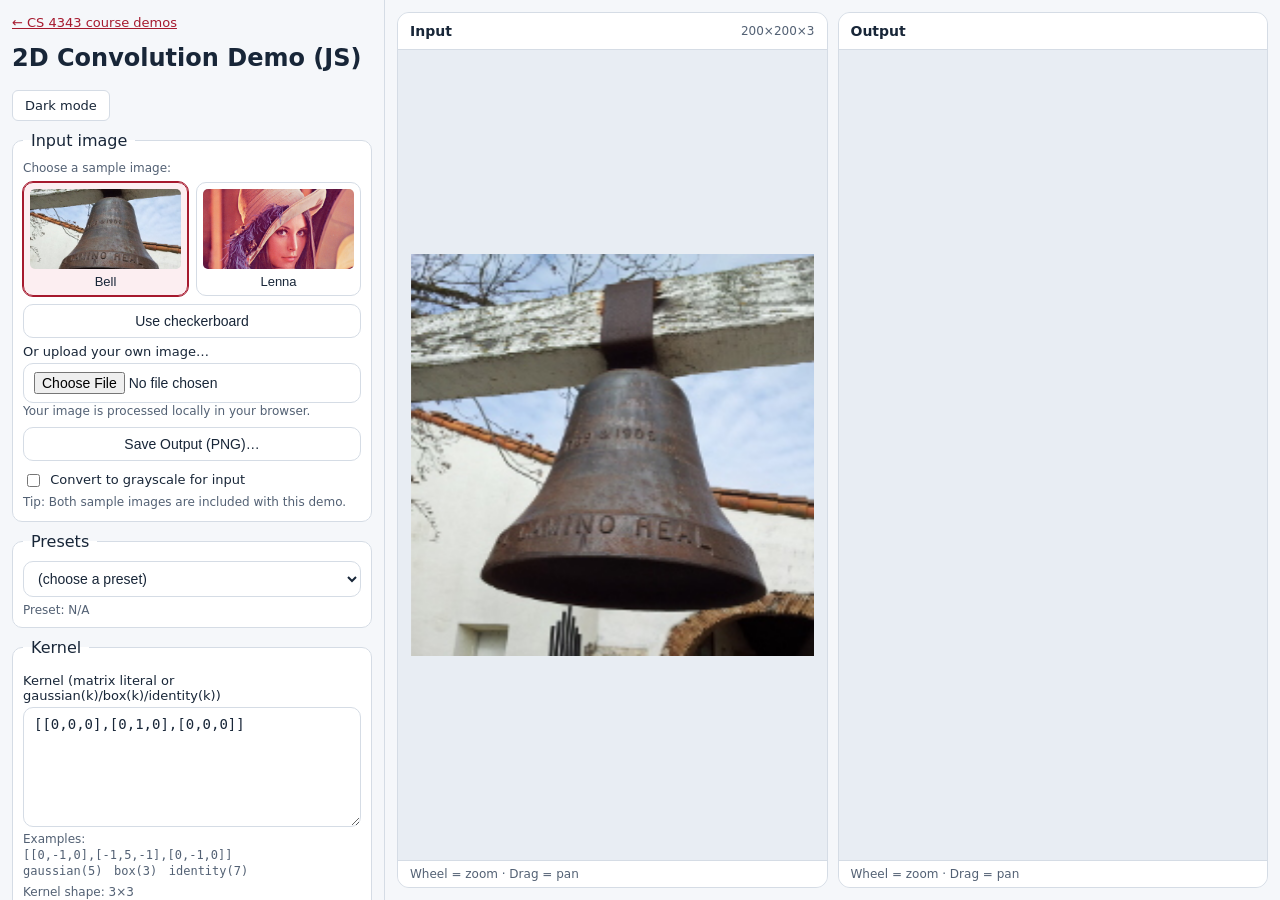
<file: 4-conv_operation_demo.html>
<!doctype html>
<html lang="en">
<head>
  <meta charset="utf-8" />
  <meta name="viewport" content="width=device-width,initial-scale=1" />
  <title>2D Convolution Teaching Demo (JS)</title>
  <script src="course-theme.js"></script>
  <link rel="stylesheet" href="course-theme.css" />
  <style>
    body { margin: 0; color: var(--text); background: var(--background); font-family: system-ui, -apple-system, Segoe UI, Roboto, sans-serif; }
    .app { display: flex; height: 100vh; }
    .ctrl {
      width: 360px; min-width: 320px; max-width: 420px;
      border-right: 1px solid var(--border); padding: 12px; overflow: auto;
      background: var(--background);
    }
    .view { flex: 1; display: flex; flex-direction: column; padding: 12px; gap: 10px; }
    fieldset { border: 1px solid var(--border); border-radius: 10px; padding: 10px; margin: 10px 0; background: var(--surface); }
    legend { padding: 0 8px; color: var(--text); }
    label { display: block; font-size: 13px; color: var(--text); margin: 6px 0 4px; }
    input, select, textarea, button {
      width: 100%; box-sizing: border-box; font-size: 14px;
      padding: 8px 10px; border-radius: 10px; border: 1px solid var(--border);
      background: var(--control); color: var(--text);
    }
    textarea { font-family: ui-monospace, SFMono-Regular, Menlo, Consolas, monospace; height: 120px; resize: vertical; }
    button { cursor: pointer; border: 1px solid var(--border); background: var(--control); }
    button:hover { background: var(--hover); }
    .row { display: grid; grid-template-columns: 1fr 1fr; gap: 8px; }
    .row3 { display: grid; grid-template-columns: 1fr 1fr 1fr; gap: 8px; }
    .small { font-size: 12px; color: var(--muted); line-height: 1.35; }
    .status { padding: 10px; border: 1px solid var(--border); border-radius: 10px; background: var(--surface); font-size: 13px; color: var(--text); }
    .views { display: grid; grid-template-columns: 1fr 1fr; gap: 10px; flex: 1; min-height: 0; }
    .panel {
      border: 1px solid var(--border); border-radius: 12px; overflow: hidden; background: var(--canvas);
      display: flex; flex-direction: column; min-height: 0;
    }
    .panel h3 {
      margin: 0; padding: 10px 12px; font-size: 14px; color: var(--text);
      background: var(--surface); border-bottom: 1px solid var(--border);
      display: flex; justify-content: space-between; align-items: center;
    }
    .panel h3 span { color: var(--muted); font-weight: 500; font-size: 12px; }
    .canvasWrap { flex: 1; position: relative; min-height: 0; }
    canvas { width: 100%; height: 100%; display: block; }
    .hint { color: var(--muted); font-size: 12px; padding: 6px 12px; background: var(--surface); border-top: 1px solid var(--border); }
    .danger { color: var(--danger); font-weight: 600; }
    .kinfo { font-size: 12px; color: var(--muted); margin-top: 6px; white-space: pre-wrap; }
    .samples { display: grid; grid-template-columns: 1fr 1fr; gap: 8px; margin: 6px 0 8px; }
    .sample { padding: 6px; font-size: 13px; }
    .sample img { display: block; width: 100%; height: 80px; object-fit: cover; border-radius: 5px; margin-bottom: 5px; }
    .sample[aria-pressed="true"] { border-color: var(--accent); background: var(--selected); outline: 1px solid var(--accent); }
    :focus-visible { outline: 3px solid var(--accent); outline-offset: 2px; }
    .course-home { display: inline-block; margin-bottom: 10px; color: var(--accent); font-size: 13px; }
    .demo-heading { display: flex; align-items: center; flex-wrap: wrap; gap: 8px; }
    @media (max-width: 760px) {
      .app { flex-direction: column; height: auto; }
      .ctrl { width: auto; min-width: 0; max-width: none; border-right: 0; border-bottom: 1px solid var(--border); overflow: visible; }
      .view { min-height: 0; }
      .views { grid-template-columns: 1fr; flex: none; }
      .panel { height: 300px; min-height: 0; }
    }
  </style>
</head>
<body>
  <div class="app">
    <div class="ctrl">
      <a class="course-home" href="index.html" target="_top" data-theme-link>← CS 4343 course demos</a>
      <div class="demo-heading">
        <h2 style="margin: 4px 0 10px;">2D Convolution Demo (JS)</h2>
        <button type="button" data-theme-toggle>Dark mode</button>
      </div>

      <fieldset>
        <legend>Input image</legend>
        <div class="small" id="sampleHelp">Choose a sample image:</div>
        <div class="samples" role="group" aria-labelledby="sampleHelp">
          <button class="sample" type="button" data-sample="4-conv_bell.jpg" aria-pressed="false">
            <img src="4-conv_bell.jpg" alt="" width="140" height="80" />
            Bell
          </button>
          <button class="sample" type="button" data-sample="4-conv_Lenna.png" aria-pressed="false">
            <img src="4-conv_Lenna.png" alt="" width="140" height="80" />
            Lenna
          </button>
        </div>
        <button id="checkerBtn" type="button">Use checkerboard</button>
        <label for="fileInput">Or upload your own image…</label>
        <input id="fileInput" type="file" accept="image/*" aria-describedby="uploadHelp" />
        <div class="small" id="uploadHelp">Your image is processed locally in your browser.</div>
        <div style="height:8px;"></div>
        <button id="saveBtn">Save Output (PNG)…</button>
        <label style="margin-top:10px;">
          <input id="grayChk" type="checkbox" style="width:auto; margin-right:6px; vertical-align: middle;" />
          Convert to grayscale for input
        </label>
        <div class="small">Tip: Both sample images are included with this demo.</div>
      </fieldset>

      <fieldset>
        <legend>Presets</legend>
        <select id="presetSel">
          <option>(choose a preset)</option>
        </select>
        <div class="kinfo" id="presetInfo">Preset: N/A</div>
      </fieldset>

      <fieldset>
        <legend>Kernel</legend>
        <label>Kernel (matrix literal or gaussian(k)/box(k)/identity(k))</label>
        <textarea id="kernelText">[[0,0,0],[0,1,0],[0,0,0]]</textarea>
        <div class="small">
          Examples:<br/>
          <code>[[0,-1,0],[-1,5,-1],[0,-1,0]]</code><br/>
          <code>gaussian(5)</code> &nbsp; <code>box(3)</code> &nbsp; <code>identity(7)</code>
        </div>
        <div class="kinfo" id="kinfo">Kernel: N/A</div>
      </fieldset>

      <fieldset>
        <legend>Hyperparameters</legend>
        <div class="row">
          <div>
            <label>Stride</label>
            <input id="strideInp" type="number" min="1" step="1" value="1" />
          </div>
          <div>
            <label>Dilation</label>
            <input id="dilationInp" type="number" min="1" step="1" value="1" />
          </div>
        </div>

        <div class="row">
          <div>
            <label>Padding type</label>
            <select id="padTypeSel">
              <option value="pixels" selected>pixels</option>
              <option value="same">same</option>
              <option value="valid">valid</option>
            </select>
          </div>
        </div>

        <div class="row">
          <div>
            <label>Pixels</label>
            <input id="padPxInp" type="number" min="0" step="1" value="0" />
          </div>
          <div>
            <label>Pad mode</label>
            <select id="padModeSel">
              <option value="zeros" selected>zeros</option>
              <option value="reflect">reflect</option>
              <option value="replicate">replicate</option>
              <option value="circular">circular</option>
            </select>
          </div>
        </div>

        <div class="small">
          Notes:
          <ul style="margin:6px 0 0 18px; padding:0;">
            <li><code>same</code> behaves like “zero-pad to keep size” (stride must be 1).</li>
            <li><code>valid</code> means no padding.</li>
            <li>Dilation spaces kernel elements without adding weights.</li>
          </ul>
        </div>
      </fieldset>

      <fieldset>
        <legend>Actions</legend>
        <button id="applyBtn">Apply Convolution</button>
        <div style="height:8px;"></div>
        <button id="focusViewportBtn">Focus in Viewport</button>
      </fieldset>

      <div class="status" id="status" role="status" aria-live="polite" aria-atomic="true">
        Tip: mousewheel to zoom, drag to pan. Padding: pixels | same | valid.
      </div>
    </div>

    <div class="view">
      <div class="views">
        <div class="panel">
          <h3>Input <span id="inMeta"></span></h3>
          <div class="canvasWrap"><canvas id="inCanvas"></canvas></div>
          <div class="hint">Wheel = zoom · Drag = pan</div>
        </div>
        <div class="panel">
          <h3>Output <span id="outMeta"></span></h3>
          <div class="canvasWrap"><canvas id="outCanvas"></canvas></div>
          <div class="hint">Wheel = zoom · Drag = pan</div>
        </div>
      </div>
    </div>
  </div>

<script>
(() => {
  // -------------------------
  // Utilities: kernels
  // -------------------------
  function assertOddPositive(k, name) {
    if (!Number.isInteger(k) || k < 1 || (k % 2) === 0) {
      throw new Error(`${name} size must be odd and >= 1`);
    }
  }

  function gaussianKernel(k, sigma=null) {
    assertOddPositive(k, "Gaussian");
    if (sigma == null) sigma = 0.3 * (((k - 1) * 0.5) - 1) + 0.8;
    const r = Math.floor(k / 2);
    const ker = Array.from({length: k}, () => Array(k).fill(0));
    let sum = 0;
    for (let y = -r; y <= r; y++) {
      for (let x = -r; x <= r; x++) {
        const v = Math.exp(-(x*x + y*y) / (2 * sigma * sigma));
        ker[y+r][x+r] = v;
        sum += v;
      }
    }
    for (let j = 0; j < k; j++) for (let i = 0; i < k; i++) ker[j][i] /= sum;
    return ker;
  }

  function boxKernel(k) {
    assertOddPositive(k, "Box");
    const v = 1 / (k * k);
    return Array.from({length: k}, () => Array(k).fill(v));
  }

  function identityKernel(k) {
    assertOddPositive(k, "Identity");
    const ker = Array.from({length: k}, () => Array(k).fill(0));
    ker[Math.floor(k/2)][Math.floor(k/2)] = 1;
    return ker;
  }

  // Presets (match your Python list)
  const PRESETS = new Map([
    ["Identity (3x3)", () => [[0,0,0],[0,1,0],[0,0,0]]],
    ["Sharpen (3x3)", () => [[0,-1,0],[-1,7,-1],[0,-1,0]]],
    ["Edge detect (Laplacian 3x3)", () => [[0,1,0],[1,-4,1],[0,1,0]]],
    ["Edge detect (Laplacian 8-neigh)", () => [[1,1,1],[1,-8,1],[1,1,1]]],
    ["Sobel X (3x3)", () => [[-1,0,1],[-2,0,2],[-1,0,1]]],
    ["Sobel Y (3x3)", () => [[-1,-2,-1],[0,0,0],[1,2,1]]],
    ["Gaussian blur (3x3)", () => gaussianKernel(3)],
    ["Gaussian blur (5x5)", () => gaussianKernel(5)],
    ["Gaussian blur (7x7)", () => gaussianKernel(7)],
    ["Box blur (3x3)", () => boxKernel(3)],
    ["Box blur (5x5)", () => boxKernel(5)],
    ["Box blur (7x7)", () => boxKernel(7)],
  ]);

  function kernelSum(ker) {
    let s = 0;
    for (let j=0;j<ker.length;j++) for (let i=0;i<ker[0].length;i++) s += ker[j][i];
    return s;
  }

  // -------------------------
  // Kernel parser (NO eval)
  // -------------------------
  function parseKernel(text) {
    const src = text.trim();
    if (!src) throw new Error("Kernel box is empty.");

    // Support gaussian(k), box(k), identity(k)
    const m = src.match(/^(gaussian|box|identity)\s*\(\s*(\d+)\s*\)\s*$/i);
    if (m) {
      const fn = m[1].toLowerCase();
      const k = parseInt(m[2], 10);
      if (fn === "gaussian") return gaussianKernel(k);
      if (fn === "box") return boxKernel(k);
      if (fn === "identity") return identityKernel(k);
    }

    // Support matrix literal like [[...],[...]]
    // We intentionally keep this strict-ish: must be JSON-like.
    // Allow single spaces, trailing commas not allowed.
    let jsonish = src;

    // If user wrote something like "np.array(...)" from old habits:
    jsonish = jsonish.replace(/^np\.array\s*\(/, "").replace(/\)\s*$/, "");
    // If user wrote "1/9 * [[...]]" we won't support; keep simple for students.

    let arr;
    try {
      arr = JSON.parse(jsonish);
    } catch {
      throw new Error(
        "Could not parse kernel. Use a matrix literal like [[0,-1,0],[-1,5,-1],[0,-1,0]] " +
        "or gaussian(k)/box(k)/identity(k)."
      );
    }

    if (!Array.isArray(arr) || arr.length < 1 || !Array.isArray(arr[0])) {
      throw new Error("Kernel must be a 2D array.");
    }
    const kh = arr.length;
    const kw = arr[0].length;
    if (kh < 1 || kw < 1) throw new Error("Kernel shape invalid.");
    for (let r=0;r<kh;r++) {
      if (!Array.isArray(arr[r]) || arr[r].length !== kw) {
        throw new Error("Kernel rows must have equal length.");
      }
      for (let c=0;c<kw;c++) {
        const v = Number(arr[r][c]);
        if (!Number.isFinite(v)) throw new Error("Kernel entries must be numbers.");
        arr[r][c] = v;
      }
    }
    return arr;
  }

  // -------------------------
  // Image helpers (Canvas <-> Float arrays)
  // -------------------------
  function makeCheckerboard(w, h, cell) {
    const canvas = document.createElement("canvas");
    canvas.width = w; canvas.height = h;
    const ctx = canvas.getContext("2d");
    const img = ctx.createImageData(w, h);
    for (let y=0;y<h;y++) {
      for (let x=0;x<w;x++) {
        const idx = (y*w + x) * 4;
        const v = (((Math.floor(x/cell) + Math.floor(y/cell)) % 2) === 0) ? 255 : 64;
        img.data[idx+0] = v;
        img.data[idx+1] = v;
        img.data[idx+2] = v;
        img.data[idx+3] = 255;
      }
    }
    ctx.putImageData(img, 0, 0);
    return canvas;
  }

  function imageDataToFloatCHW(imgData, grayscale=false) {
    const {width: W, height: H, data} = imgData;
    if (grayscale) {
      const out = new Float32Array(H * W * 1);
      for (let i=0;i<H*W;i++) {
        const r = data[i*4+0], g = data[i*4+1], b = data[i*4+2];
        // standard luma-ish
        out[i] = 0.299*r + 0.587*g + 0.114*b;
      }
      return {H, W, C: 1, x: out};
    } else {
      const out = new Float32Array(H * W * 3);
      for (let i=0;i<H*W;i++) {
        out[i*3+0] = data[i*4+0];
        out[i*3+1] = data[i*4+1];
        out[i*3+2] = data[i*4+2];
      }
      return {H, W, C: 3, x: out};
    }
  }

  function floatCHWToImageData(obj, rescale=false) {
    const {H, W, C, x} = obj;
    const img = new ImageData(W, H);

    // Auto-rescale per channel like your Python version (only if needed)
    let y = x;
    if (rescale) {
      y = new Float32Array(x.length);
      for (let c=0;c<C;c++) {
        let lo = Infinity, hi = -Infinity;
        for (let i=0;i<H*W;i++) {
          const v = x[i*C + c];
          if (v < lo) lo = v;
          if (v > hi) hi = v;
        }
        if (hi === lo) {
          for (let i=0;i<H*W;i++) y[i*C + c] = 0;
        } else if (lo >= 0 && hi <= 255) {
          for (let i=0;i<H*W;i++) y[i*C + c] = x[i*C + c];
        } else {
          const s = 255.0 / (hi - lo);
          for (let i=0;i<H*W;i++) y[i*C + c] = (x[i*C + c] - lo) * s;
        }
      }
    }

    for (let i=0;i<H*W;i++) {
      if (C === 1) {
        const v = clamp255(y[i]);
        img.data[i*4+0] = v;
        img.data[i*4+1] = v;
        img.data[i*4+2] = v;
        img.data[i*4+3] = 255;
      } else {
        img.data[i*4+0] = clamp255(y[i*3+0]);
        img.data[i*4+1] = clamp255(y[i*3+1]);
        img.data[i*4+2] = clamp255(y[i*3+2]);
        img.data[i*4+3] = 255;
      }
    }
    return img;
  }

  function clamp255(v) {
    v = Math.round(v);
    if (v < 0) return 0;
    if (v > 255) return 255;
    return v;
  }

  // -------------------------
  // Padding sampling
  // -------------------------
  function reflectIndex(i, n) {
    // reflect without repeating edge: ... 2 1 0 1 2 3 2 1 ...
    // Handles i outside [0,n-1]
    while (i < 0 || i >= n) {
      if (i < 0) i = -i;              // -1 -> 1, -2 -> 2
      if (i >= n) i = (2*n - 2) - i;  // n -> n-2, n+1 -> n-3
      // If n==1, special-case:
      if (n === 1) return 0;
    }
    return i;
  }

  function circularIndex(i, n) {
    let r = i % n;
    if (r < 0) r += n;
    return r;
  }

  function samplePixel(input, H, W, C, y, x, c, padMode) {
    // input is Float32Array in H*W*C with interleaved channels per pixel
    if (0 <= y && y < H && 0 <= x && x < W) {
      return input[(y*W + x)*C + c];
    }
    if (padMode === "zeros") return 0;

    let yy = y, xx = x;
    if (padMode === "replicate") {
      yy = Math.min(H-1, Math.max(0, yy));
      xx = Math.min(W-1, Math.max(0, xx));
    } else if (padMode === "reflect") {
      yy = reflectIndex(yy, H);
      xx = reflectIndex(xx, W);
    } else if (padMode === "circular") {
      yy = circularIndex(yy, H);
      xx = circularIndex(xx, W);
    } else {
      return 0;
    }
    return input[(yy*W + xx)*C + c];
  }

  // -------------------------
  // Convolution core (depthwise)
  // -------------------------
  function conv2dDepthwise(inputObj, kernel, stride, paddingType, paddingPixels, padMode, dilation=1) {
    const {H, W, C, x} = inputObj;
    const kh = kernel.length;
    const kw = kernel[0].length;

    if (!Number.isInteger(stride) || stride < 1) throw new Error("Stride must be >= 1");
    if (!Number.isInteger(dilation) || dilation < 1) throw new Error("Dilation must be >= 1");
    if (kh < 1 || kw < 1) throw new Error("Kernel shape invalid.");

    const effectiveKh = dilation * (kh - 1) + 1;
    const effectiveKw = dilation * (kw - 1) + 1;

    let padTop=0, padLeft=0, padBottom=0, padRight=0;

    if (paddingType === "pixels") {
      const p = paddingPixels;
      if (!Number.isInteger(p) || p < 0) throw new Error("Padding pixels must be >= 0");
      padTop = padBottom = padLeft = padRight = p;
    } else if (paddingType === "valid") {
      // no padding
    } else if (paddingType === "same") {
      if (stride !== 1) throw new Error("padding='same' only supports stride=1 in this demo (matches PyTorch constraint).");
      const totalPadH = effectiveKh - 1;
      const totalPadW = effectiveKw - 1;
      padTop = Math.floor(totalPadH / 2);
      padBottom = totalPadH - padTop;
      padLeft = Math.floor(totalPadW / 2);
      padRight = totalPadW - padLeft;
    } else {
      throw new Error("Unknown padding type");
    }

    const outH = Math.floor((H + padTop + padBottom - effectiveKh) / stride) + 1;
    const outW = Math.floor((W + padLeft + padRight - effectiveKw) / stride) + 1;
    if (outH <= 0 || outW <= 0) throw new Error("Output shape is empty. Try smaller kernel/padding or different padding type.");

    const out = new Float32Array(outH * outW * C);
    for (let oy=0; oy<outH; oy++) {
      for (let ox=0; ox<outW; ox++) {
        for (let c=0; c<C; c++) {
          let acc = 0;
          for (let kj=0; kj<kh; kj++) {
            for (let ki=0; ki<kw; ki++) {
              const iy = oy*stride - padTop + kj*dilation;
              const ix = ox*stride - padLeft + ki*dilation;
              const v = samplePixel(x, H, W, C, iy, ix, c, padMode);
              acc += v * kernel[kj][ki];
            }
          }
          out[(oy*outW + ox)*C + c] = acc;
        }
      }
    }

    return {H: outH, W: outW, C, x: out};
  }

  // -------------------------
  // Zoom/Pan viewer for a canvas
  // -------------------------
  class CanvasViewer {
    constructor(canvas, viewport, onViewportChange) {
      this.canvas = canvas;
      this.ctx = canvas.getContext("2d");
      this.baseImageData = null; // ImageData
      this.viewport = viewport;
      this.onViewportChange = onViewportChange;
      this.minScale = 0.1;
      this.maxScale = 16.0;
      this.dragging = false;
      this.lastX = 0;
      this.lastY = 0;

      const resizeObserver = new ResizeObserver(() => this.draw());
      resizeObserver.observe(canvas);

      canvas.addEventListener("wheel", (e) => {
        e.preventDefault();
        const factor = (e.deltaY < 0) ? 1.1 : (1/1.1);
        this.viewport.scale = Math.max(this.minScale, Math.min(this.maxScale, this.viewport.scale * factor));
        this.onViewportChange();
      }, {passive:false});

      canvas.addEventListener("mousedown", (e) => {
        this.dragging = true;
        this.lastX = e.clientX;
        this.lastY = e.clientY;
      });
      window.addEventListener("mousemove", (e) => {
        if (!this.dragging) return;
        this.viewport.offsetX += (e.clientX - this.lastX);
        this.viewport.offsetY += (e.clientY - this.lastY);
        this.lastX = e.clientX;
        this.lastY = e.clientY;
        this.onViewportChange();
      });
      window.addEventListener("mouseup", () => { this.dragging = false; });
    }

    setImageData(imgData) {
      this.baseImageData = imgData;
      this.draw();
    }

    draw() {
      const c = this.canvas;
      const ctx = this.ctx;

      // Handle HiDPI
      const rect = c.getBoundingClientRect();
      const dpr = window.devicePixelRatio || 1;
      const w = Math.max(1, Math.floor(rect.width * dpr));
      const h = Math.max(1, Math.floor(rect.height * dpr));
      if (c.width !== w || c.height !== h) {
        c.width = w; c.height = h;
      }

      ctx.clearRect(0,0,c.width,c.height);

      if (!this.baseImageData) return;

      // Draw scaled ImageData via offscreen canvas
      const off = document.createElement("canvas");
      off.width = this.baseImageData.width;
      off.height = this.baseImageData.height;
      off.getContext("2d").putImageData(this.baseImageData, 0, 0);

      const dispW = Math.max(1, Math.floor(off.width * this.viewport.scale * dpr));
      const dispH = Math.max(1, Math.floor(off.height * this.viewport.scale * dpr));

      const cx = Math.floor(c.width / 2);
      const cy = Math.floor(c.height / 2);
      const x = cx + Math.floor(this.viewport.offsetX * dpr) - Math.floor(dispW / 2);
      const y = cy + Math.floor(this.viewport.offsetY * dpr) - Math.floor(dispH / 2);

      ctx.imageSmoothingEnabled = true;
      ctx.drawImage(off, x, y, dispW, dispH);
    }
  }

  // -------------------------
  // App state + wiring
  // -------------------------
  const els = {
    fileInput: document.getElementById("fileInput"),
    sampleButtons: [...document.querySelectorAll("[data-sample]")],
    checkerBtn: document.getElementById("checkerBtn"),
    saveBtn: document.getElementById("saveBtn"),
    grayChk: document.getElementById("grayChk"),
    presetSel: document.getElementById("presetSel"),
    presetInfo: document.getElementById("presetInfo"),
    kernelText: document.getElementById("kernelText"),
    kinfo: document.getElementById("kinfo"),
    strideInp: document.getElementById("strideInp"),
    dilationInp: document.getElementById("dilationInp"),
    padTypeSel: document.getElementById("padTypeSel"),
    padPxInp: document.getElementById("padPxInp"),
    padModeSel: document.getElementById("padModeSel"),
    applyBtn: document.getElementById("applyBtn"),
    focusViewportBtn: document.getElementById("focusViewportBtn"),
    status: document.getElementById("status"),
    inCanvas: document.getElementById("inCanvas"),
    outCanvas: document.getElementById("outCanvas"),
    inMeta: document.getElementById("inMeta"),
    outMeta: document.getElementById("outMeta"),
  };

  // Populate presets dropdown
  for (const name of PRESETS.keys()) {
    const opt = document.createElement("option");
    opt.value = name;
    opt.textContent = name;
    els.presetSel.appendChild(opt);
  }

  const viewport = {scale: 1, offsetX: 0, offsetY: 0};
  let inputViewer;
  let outputViewer;

  function drawViewers() {
    inputViewer.draw();
    outputViewer.draw();
  }

  inputViewer = new CanvasViewer(els.inCanvas, viewport, drawViewers);
  outputViewer = new CanvasViewer(els.outCanvas, viewport, drawViewers);

  function focusViewport() {
    const viewers = [inputViewer, outputViewer].filter(viewer => viewer.baseImageData);
    if (viewers.length === 0) return;
    viewport.scale = Math.min(...viewers.map(viewer => {
      const rect = viewer.canvas.getBoundingClientRect();
      return Math.min(rect.width / viewer.baseImageData.width, rect.height / viewer.baseImageData.height) * 0.94;
    }));
    viewport.offsetX = 0;
    viewport.offsetY = 0;
    drawViewers();
  }

  const state = {
    inputImageData: null,
    inputFloat: null,
    outputImageData: null,
    outputFloat: null,
    lastFilename: null
  };

  function setStatus(msg, isError=false) {
    els.status.innerHTML = isError ? `<span class="danger">${escapeHtml(msg)}</span>` : escapeHtml(msg);
  }

  function escapeHtml(s) {
    return String(s).replace(/[&<>"']/g, m => ({'&':'&amp;','<':'&lt;','>':'&gt;','"':'&quot;',"'":'&#39;'}[m]));
  }

  function updateMeta() {
    if (state.inputFloat) {
      els.inMeta.textContent = `${state.inputFloat.W}×${state.inputFloat.H}×${state.inputFloat.C}`;
    } else els.inMeta.textContent = "";
    if (state.outputFloat) {
      els.outMeta.textContent = `${state.outputFloat.W}×${state.outputFloat.H}×${state.outputFloat.C}`;
    } else els.outMeta.textContent = "";
  }

  function rebuildInputFromImageData() {
    if (!state.inputImageData) return;
    const gray = els.grayChk.checked;
    state.inputFloat = imageDataToFloatCHW(state.inputImageData, gray);
    inputViewer.setImageData(floatCHWToImageData(state.inputFloat, /*rescale*/ false));
    state.outputImageData = null;
    state.outputFloat = null;
    outputViewer.setImageData(null);
    updateMeta();
    requestAnimationFrame(focusViewport);
  }

  let imageLoadId = 0;

  function markSample(filename) {
    for (const button of els.sampleButtons) {
      button.setAttribute("aria-pressed", String(button.dataset.sample === filename));
    }
  }

  function loadDefault() {
    imageLoadId++;
    const checker = makeCheckerboard(256, 256, 32);
    const ctx = checker.getContext("2d");
    state.inputImageData = ctx.getImageData(0,0,checker.width, checker.height);
    state.lastFilename = "checkerboard.png";
    els.fileInput.value = "";
    markSample(null);
    rebuildInputFromImageData();
    setStatus("Loaded: generated checkerboard");
  }

  // Handle preset selection
  els.presetSel.addEventListener("change", () => {
    const name = els.presetSel.value;
    if (!PRESETS.has(name)) {
      els.presetInfo.textContent = "Preset: N/A";
      return;
    }
    try {
      const ker = PRESETS.get(name)();
      els.kernelText.value = JSON.stringify(ker);
      els.presetInfo.textContent = `Preset: ${name} | shape: ${ker.length}×${ker[0].length} | sum: ${kernelSum(ker).toFixed(4)}`;
      setKernelInfo(ker);
    } catch (e) {
      setStatus(String(e), true);
    }
  });

  function setKernelInfo(ker) {
    els.kinfo.textContent = `Kernel shape: ${ker.length}×${ker[0].length}\nSum: ${kernelSum(ker).toFixed(6)}`;
  }

  function updateHyperparameterControls() {
    const t = els.padTypeSel.value;
    els.padPxInp.disabled = (t !== "pixels");
    els.padModeSel.disabled = (t === "valid");
    els.strideInp.disabled = (t === "same");
    if (t === "same") els.strideInp.value = "1";
  }

  els.padTypeSel.addEventListener("change", updateHyperparameterControls);

  // Samples and uploads use the same decoding and canvas pipeline.
  // Ignore older loads if the student chooses another image before decoding finishes.
  function loadImage(source, filename, isUpload=false) {
    const loadId = ++imageLoadId;
    setStatus(`Loading: ${filename}…`);
    const img = new Image();
    const release = () => { if (isUpload) URL.revokeObjectURL(source); };
    img.onload = () => {
      try {
        if (loadId !== imageLoadId) return;
        const tmp = document.createElement("canvas");
        tmp.width = img.naturalWidth;
        tmp.height = img.naturalHeight;
        const ctx = tmp.getContext("2d");
        ctx.drawImage(img, 0, 0);
        state.inputImageData = ctx.getImageData(0,0,tmp.width,tmp.height);
        state.lastFilename = filename;
        markSample(isUpload ? null : filename);
        rebuildInputFromImageData();
        setStatus(`Loaded: ${filename}`);
      } catch (e) {
        setStatus(`Could not read ${filename}. Choose another image. ${e.message}`, true);
      } finally {
        release();
      }
    };
    img.onerror = () => {
      release();
      if (loadId === imageLoadId) {
        setStatus(`Could not load ${filename}. Try the sample again or upload a PNG or JPEG image.`, true);
      }
    };
    img.src = source;
  }

  for (const button of els.sampleButtons) {
    button.addEventListener("click", () => {
      els.fileInput.value = "";
      loadImage(button.dataset.sample, button.dataset.sample);
    });
  }
  els.checkerBtn.addEventListener("click", loadDefault);

  els.fileInput.addEventListener("change", () => {
    const f = els.fileInput.files && els.fileInput.files[0];
    if (!f) return;
    // Allow selecting the same file again, including after a decoding error.
    els.fileInput.value = "";
    try {
      loadImage(URL.createObjectURL(f), f.name, true);
    } catch (e) {
      setStatus(String(e), true);
    }
  });

  // Grayscale toggle
  els.grayChk.addEventListener("change", () => {
    rebuildInputFromImageData();
    setStatus("Rebuilt input (grayscale toggle)");
  });

  // Apply convolution
  els.applyBtn.addEventListener("click", () => {
    if (!state.inputFloat) {
      setStatus("No image. Load an input image first.", true);
      return;
    }
    try {
      const ker = parseKernel(els.kernelText.value);
      setKernelInfo(ker);

      const stride = parseInt(els.strideInp.value, 10);
      const dilation = parseInt(els.dilationInp.value, 10);
      const padType = els.padTypeSel.value;
      const padPx = (padType === "pixels") ? parseInt(els.padPxInp.value, 10) : 0;
      const padMode = els.padModeSel.value;

      const outFloat = conv2dDepthwise(state.inputFloat, ker, stride, padType, padPx, padMode, dilation);

      // Auto-rescale for display
      const outImg = floatCHWToImageData(outFloat, /*rescale*/ true);

      state.outputFloat = outFloat;
      state.outputImageData = outImg;
      outputViewer.setImageData(outImg);
      updateMeta();

      setStatus(`Applied: kernel ${ker.length}×${ker[0].length}, stride=${stride}, dilation=${dilation}, padding=${padType}${padType==="pixels" ? "=" + padPx : ""}${padType!=="valid" ? " (" + padMode + ")" : ""}`);
    } catch (e) {
      setStatus(String(e), true);
    }
  });

  els.focusViewportBtn.addEventListener("click", focusViewport);

  // Save output
  els.saveBtn.addEventListener("click", () => {
    if (!state.outputImageData) {
      setStatus("Nothing to save. Run a convolution first.", true);
      return;
    }
    // Put output into a real canvas at native resolution
    const c = document.createElement("canvas");
    c.width = state.outputImageData.width;
    c.height = state.outputImageData.height;
    c.getContext("2d").putImageData(state.outputImageData, 0, 0);

    c.toBlob((blob) => {
      if (!blob) { setStatus("Failed to export PNG.", true); return; }
      const a = document.createElement("a");
      const base = (state.lastFilename || "output.png").replace(/\.[^.]+$/, "");
      a.download = `${base}_conv.png`;
      a.href = URL.createObjectURL(blob);
      document.body.appendChild(a);
      a.click();
      a.remove();
      setTimeout(() => URL.revokeObjectURL(a.href), 2000);
      setStatus(`Saved: ${a.download}`);
    }, "image/png");
  });

  // Initialize
  updateHyperparameterControls();
  loadDefault();
  loadImage("4-conv_bell.jpg", "4-conv_bell.jpg");

  // Initialize kernel info
  try {
    const ker0 = parseKernel(els.kernelText.value);
    setKernelInfo(ker0);
  } catch {
    // ignore
  }
})();
</script>
</body>
</html>
</file>
<file: course-theme.css>
:root {
  color-scheme: light;
  --background: #f5f7fa;
  --surface: #ffffff;
  --text: #182638;
  --muted: #536174;
  --accent: #a6192e;
  --border: #d5dce5;
  --control: #ffffff;
  --hover: #edf0f5;
  --selected: #fceef1;
  --danger: #b00020;
  --canvas: #e8edf3;
  --cell-input: #ddddff;
  --cell-filter: #ffdddd;
  --cell-output: #ddffdd;
  --cell-padding: #dddddd;
  --input-highlight: #0000aa;
  --filter-highlight: #aa0000;
  --output-highlight: #008000;
  scrollbar-color: var(--muted) var(--background);
}
:root[data-theme="dark"] {
  color-scheme: dark;
  --background: #0f1722;
  --surface: #172333;
  --text: #e5edf6;
  --muted: #adbed0;
  --accent: #ff9bad;
  --border: #3b4b60;
  --control: #111d2b;
  --hover: #243549;
  --selected: #402535;
  --danger: #ff9bad;
  --canvas: #101820;
  --cell-input: #253c62;
  --cell-filter: #57343f;
  --cell-output: #214b3b;
  --cell-padding: #283442;
  --input-highlight: #8fbaff;
  --filter-highlight: #ff99a8;
  --output-highlight: #78e6a1;
}
[data-theme-toggle] {
  width: auto;
  flex: none;
  padding: 7px 12px;
  border: 1px solid var(--border);
  border-radius: 6px;
  background: var(--control);
  color: var(--text);
  font: inherit;
  font-size: 13px;
  cursor: pointer;
}
[data-theme-toggle]:hover { background: var(--hover); }
[data-theme-toggle]:focus-visible { outline: 3px solid var(--accent); outline-offset: 3px; }
@media (forced-colors: active) { :root { scrollbar-color: auto; } }
</file>
